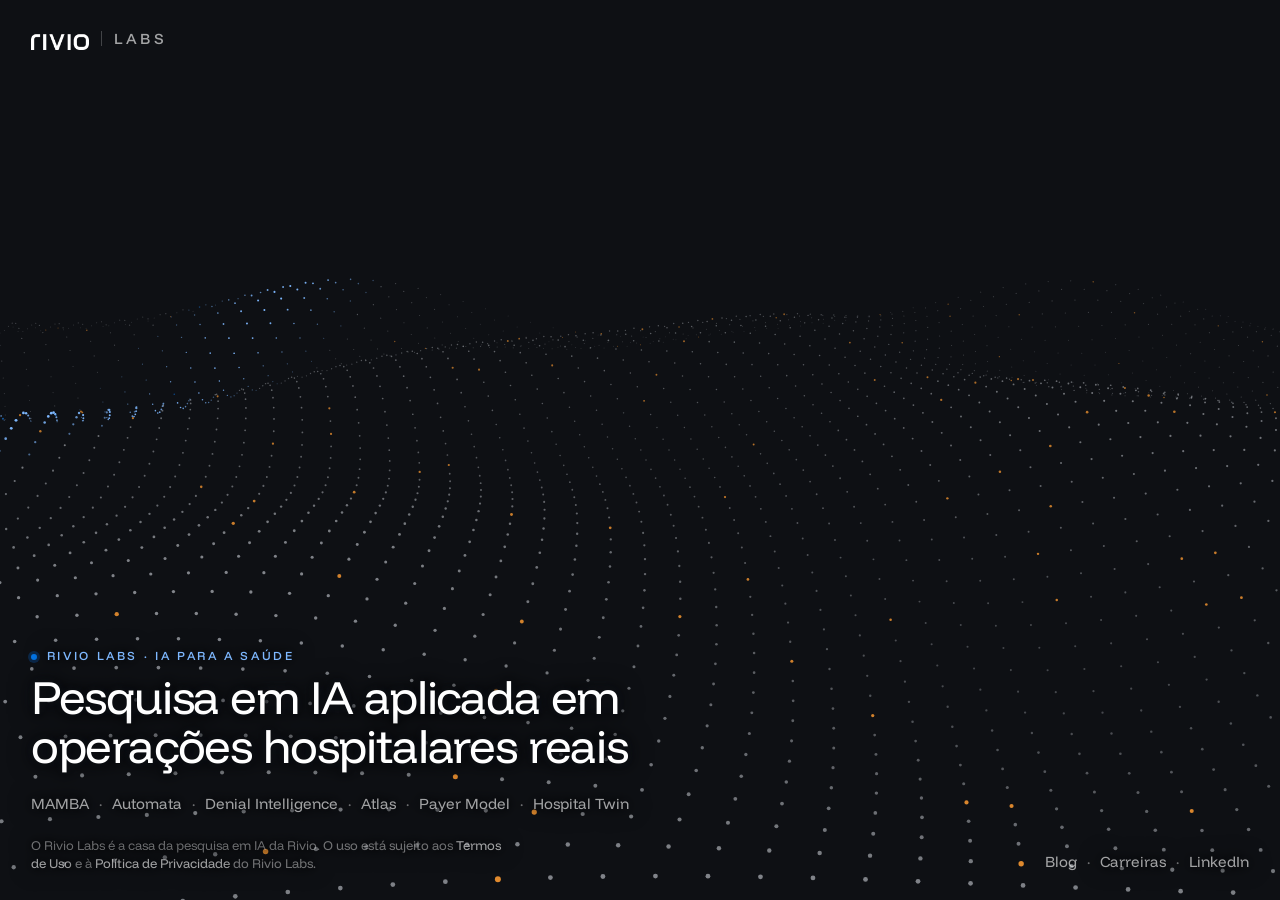
<file: index.html>
<!doctype html>
<html lang="pt-BR">
<head>
<meta charset="utf-8">
<meta name="viewport" content="width=device-width, initial-scale=1, viewport-fit=cover">
<title>Rivio Labs</title>
<link rel="preconnect" href="https://fonts.googleapis.com">
<link rel="preconnect" href="https://fonts.gstatic.com" crossorigin>
<link rel="stylesheet" href="https://fonts.googleapis.com/css2?family=Funnel+Display:wght@400;500;600&display=swap">
<link rel="stylesheet" href="assets/base.css">
<style>
  html, body { height: 100%; }
  body { overflow-y: auto; }

  #field { position: fixed; inset: 0; width: 100%; height: 100%; display: block; }

  .shell {
    position: relative;
    min-height: 100%;
    box-sizing: border-box;
    display: grid;
    grid-template-rows: auto 1fr;
    padding-inline: var(--gutter);
    padding-block: calc(var(--gutter) * 0.9);
    pointer-events: none;
  }
  .shell > * { pointer-events: auto; }

  /* Top bar */
  .top { display: flex; align-items: center; justify-content: space-between; gap: 16px; }

  .intro, .foot-links { text-shadow: 0 0 6px #0E1014, 0 0 14px #0E1014, 0 0 24px #0E1014; }

  /* Bottom */
  .bottom { align-self: end; display: grid; grid-template-columns: minmax(0, 1fr) auto; align-items: end; gap: 24px 48px; }
  .intro { display: grid; gap: 22px; }
  .detail { min-height: 7.2em; display: grid; align-content: end; gap: 8px; }
  .detail .eyebrow {
    font-size: 12px; font-weight: 500; letter-spacing: 0.22em; text-transform: uppercase; color: var(--sky);
    display: flex; align-items: center; gap: 10px;
  }
  .detail .eyebrow::before { content: ""; width: 6px; height: 6px; border-radius: 50%; background: var(--blue); box-shadow: 0 0 0 3px rgba(5,117,230,0.25); }
  .detail h1 {
    margin: 0; font-weight: 400; font-size: clamp(27px, 3.8vw, 47px); line-height: 1.04; letter-spacing: -0.025em;
    max-width: 15em; text-wrap: balance;
  }
  .detail p { margin: 0; color: var(--ink-2); font-size: 16px; max-width: 32rem; text-wrap: pretty; }
  .detail.swap > * { animation: rise 240ms var(--ease); }
  @keyframes rise { from { opacity: .35; transform: translateY(4px); } to { opacity: 1; transform: none; } }

  .projects { display: flex; flex-wrap: nowrap; white-space: nowrap; row-gap: 6px; color: var(--ink-2); }
  .projects a { display: inline-flex; align-items: center; }
  .projects a.active { color: var(--ink); }
  .projects li { list-style: none; display: inline-flex; align-items: center; }
  .projects li:not(:last-child)::after { content: "·"; color: var(--ink-3); padding-inline: 10px; }
  .projects ul { margin: 0; padding: 0; display: contents; }

  /* Research blog panel */
  .blog {
    position: fixed; top: 0; right: 0; bottom: 0;
    width: min(460px, 100%);
    background: var(--panel);
    border-left: 1px solid var(--hair);
    padding-top: env(safe-area-inset-top, 0px);
    padding-bottom: env(safe-area-inset-bottom, 0px);
    transform: translateX(100%);
    transition: transform 400ms var(--ease);
    display: grid; grid-template-rows: auto 1fr;
    z-index: 5;
  }
  .blog.open { transform: none; }
  .blog header {
    display: flex; justify-content: space-between; align-items: center;
    padding: calc(var(--gutter) * 0.9) var(--gutter) 18px;
    border-bottom: 1px solid var(--hair);
  }
  .blog header h2 { margin: 0; font-size: 15px; font-weight: 500; letter-spacing: 0.22em; text-transform: uppercase; color: var(--ink-2); }
  .blog ol { list-style: none; margin: 0; padding: 0; overflow-y: auto; }
  .blog li a {
    display: grid; gap: 6px; padding: 20px var(--gutter);
    border-bottom: 1px solid var(--hair);
    transition: background-color 160ms var(--ease), color 160ms var(--ease);
  }
  .blog li a:hover { background: rgba(255,255,255,0.03); color: var(--ink); }
  .blog li a:hover .post-title { color: var(--sky); }
  .post-title { font-size: 19px; line-height: 1.25; letter-spacing: -0.01em; text-wrap: balance; transition: color 160ms var(--ease); }
  .post-meta { font-size: 13px; color: var(--ink-3); font-variant-numeric: tabular-nums; display: flex; gap: 8px; }
  .post-meta .tag { color: var(--lilac); }

  @media (max-width: 760px) {
        .bottom { grid-template-columns: 1fr; }
    .foot-links { justify-content: flex-start; }
    .detail { min-height: 9.5em; }
    .projects { flex-wrap: wrap; white-space: normal; }
    .detail h1 { font-size: 23px; }
    .detail p { font-size: 14px; }
  }
  @media (prefers-reduced-motion: reduce) {
    .blog, .detail.swap > * { transition: none; animation: none; }
  }
</style>

</head>
<body>
<canvas id="field" aria-hidden="true"></canvas>

<div class="shell">
  <header class="top">
    <a class="brand" href="./" aria-label="Rivio Labs">
      <img src="assets/rivio.png" alt="Rivio" width="58" height="22">
      <span class="labs">Labs</span>
    </a>
  </header>

  <footer class="bottom">
    <div class="intro">
      <div class="detail" id="detail" aria-live="polite">
        <span class="eyebrow" id="dEyebrow">Rivio Labs · IA para a saúde</span>
        <h1 id="dTitle">Pesquisa em IA aplicada em operações hospitalares reais</h1>
        <p id="dText" hidden>O Rivio Labs é onde a Rivio constrói agentes e sistemas de IA que entendem, decidem e operam a gestão hospitalar: do prontuário ao pagamento, do hospital à operadora.</p>
      </div>
      <nav class="projects" aria-label="Projetos">
        <ul id="projects"></ul>
      </nav>
      <p class="fine">O Rivio Labs é a casa da pesquisa em IA da Rivio. O uso está sujeito aos <a href="#termos">Termos de Uso</a> e à <a href="#privacidade">Política de Privacidade</a> do Rivio Labs.</p>
    </div>
    <nav aria-label="Rodapé">
      <ul class="foot-links">
        <li><button class="linkbtn" data-open-blog aria-controls="blog" aria-expanded="false">Blog</button></li>
        <li><a href="https://rivio-kvsite-v2.pages.dev/carreiras" target="_blank" rel="noopener">Carreiras</a></li>
        <li><a href="https://www.linkedin.com/company/riviotech/" target="_blank" rel="noopener">LinkedIn</a></li>
      </ul>
    </nav>
  </footer>
</div>

<section class="blog" id="blog" aria-label="Blog" aria-hidden="true">
  <header>
    <h2>Blog</h2>
    <button class="linkbtn" id="blogClose">Voltar</button>
  </header>
  <ol id="posts"></ol>
</section>

<script src="assets/projects.js"></script>
<script>
(() => {
  const PROJECTS = window.RIVIO_PROJECTS;
  const POSTS = [
    { t: "Quando o auditor discorda do modelo", d: "6 out 2026", tag: "Avaliação", href: "blog/quando-o-auditor-discorda-do-modelo/" },
    { t: "O rótulo mais caro da saúde", d: "29 set 2026", tag: "Ensaio", href: "blog/o-rotulo-mais-caro-da-saude/" },
    { t: "Glosa Bench: um benchmark aberto para previsão de glosas", d: "18 set 2026", tag: "Benchmark" },
    { t: "Como o Cortex lê um prontuário inteiro sem perder o contexto", d: "2 set 2026", tag: "Modelos" },
    { t: "Agentes que escrevem recursos de glosa: o que aprendemos até aqui", d: "14 ago 2026", tag: "Agentes" },
    { t: "Pós-treino com RL para codificação TUSS", d: "22 jul 2026", tag: "Pós-treino" },
    { t: "Modelos pequenos, auditoria grande: destilação para auditoria médica", d: "30 jun 2026", tag: "Modelos" },
    { t: "A perda não está no volume. Está no recurso.", d: "9 jun 2026", tag: "Ensaio" },
    { t: "Avaliando LLMs em guias TISS", d: "12 mai 2026", tag: "Avaliação" },
    { t: "Como construímos o FDE Playground", d: "28 abr 2026", tag: "Engenharia" },
  ];
  const DEFAULT = {
    tag: "Rivio Labs · IA para a saúde",
    title: "Pesquisa em IA aplicada em operações hospitalares reais",
    text: "O Rivio Labs é onde a Rivio constrói agentes e sistemas de IA que entendem, decidem e operam a gestão hospitalar: do prontuário ao pagamento, do hospital à operadora.",
    mode: { flow: 1.0, swirl: 0.8, glosa: 0.24, gate: 0.58 },
  };

  // ---------- UI ----------
  const $ = (id) => document.getElementById(id);
  const list = $("projects");
  PROJECTS.forEach((p) => {
    const li = document.createElement("li");
    const a = document.createElement("a");
    a.href = p.id + "/"; a.textContent = p.name; a.dataset.id = p.id;
    li.appendChild(a); list.appendChild(li);
  });
  // Posts sem href ainda não foram escritos e ficam ocultos até ganharem uma página.
  $("posts").innerHTML = POSTS.filter((p) => p.href).map((p) =>
    `<li><a href="${p.href || "#post"}"><span class="post-title">${p.t}</span><span class="post-meta"><span>${p.d}</span><span>·</span><span class="tag">${p.tag}</span></span></a></li>`
  ).join("");

  const detail = $("detail");
  function show(p) {
    const src = p || DEFAULT;
    $("dEyebrow").textContent = src.tag || "";
    $("dEyebrow").hidden = !src.tag;
    $("dTitle").textContent = src.title;
    $("dText").textContent = src.text;
    $("dText").hidden = !p;
    detail.classList.remove("swap"); void detail.offsetWidth; detail.classList.add("swap");
    target = { ...src.mode };
    list.querySelectorAll("a").forEach((a) => a.classList.toggle("active", !!p && a.dataset.id === p.id));
  }
  list.addEventListener("mouseover", (e) => {
    const a = e.target.closest("a"); if (!a) return;
    show(PROJECTS.find((p) => p.id === a.dataset.id));
  });
  list.addEventListener("mouseleave", () => show(null));
  list.addEventListener("focusin", (e) => { const a = e.target.closest("a"); if (a) show(PROJECTS.find((p) => p.id === a.dataset.id)); });

  const blog = $("blog");
  const blogOpeners = document.querySelectorAll("[data-open-blog]");
  let blogOpener = null;
  function setBlog(open) {
    blog.classList.toggle("open", open);
    blog.setAttribute("aria-hidden", String(!open));
    blogOpeners.forEach((b) => b.setAttribute("aria-expanded", String(open)));
    if (open) $("blogClose").focus();
  }
  blogOpeners.forEach((b) => b.addEventListener("click", () => { blogOpener = b; setBlog(true); }));
  $("blogClose").addEventListener("click", () => { setBlog(false); if (blogOpener) blogOpener.focus(); });
  document.addEventListener("keydown", (e) => { if (e.key === "Escape") setBlog(false); });
  if (location.hash === "#blog") setBlog(true);

  // ---------- Field: a terrain of claims, swept by the audit ----------
  const cv = $("field"), ctx = cv.getContext("2d");
  const reduce = matchMedia("(prefers-reduced-motion: reduce)").matches;
  let W = 0, H = 0, dpr = 1, f = 1, horizon = 0, xMax = 1, cells = [];
  let mode = { ...DEFAULT.mode }, target = { ...DEFAULT.mode };
  const mouse = { x: -9999, y: -9999, active: false };
  const Z0 = 1, Z1 = 5.5, CAM = 0.85;
  let recovered = 0, glosas = 0, scanPhase = 0.15, t = 0;

  function resize() {
    dpr = Math.min(window.devicePixelRatio || 1, 2);
    W = innerWidth; H = innerHeight;
    cv.width = W * dpr; cv.height = H * dpr;
    ctx.setTransform(dpr, 0, 0, dpr, 0, 0);
    horizon = H * (W < 760 ? 0.24 : 0.2);
    f = (H - horizon) / CAM;
    xMax = (W / 2) * Z1 / f * 1.04;
    const step = W < 760 ? 0.085 : 0.062;
    cells = [];
    for (let z = Z0; z <= Z1; z += step * (0.7 + 0.3 * z)) {
      for (let x = -xMax; x <= xMax; x += step * (0.7 + 0.3 * z)) {
        cells.push({ x, z, st: 0, k: 0, bump: 0, sx: 0, sy: 0 });
      }
    }
    glosas = 0;
  }
  addEventListener("resize", resize);
  addEventListener("pointermove", (e) => { mouse.x = e.clientX; mouse.y = e.clientY; mouse.active = true; });
  addEventListener("pointerleave", () => { mouse.active = false; mouse.x = mouse.y = -9999; });

  function height(x, z) {
    const a = 0.15 * mode.swirl, q = 0.8 + mode.gate * 0.6;
    return a * (Math.sin(x * 1.1 * q + t * 0.9) * Math.cos(z * 1.6 * q - t * 0.6)
              + 0.55 * Math.sin((x * 0.7 - z * 1.3) * 2.0 * q + t * 1.2)
              + 0.35 * Math.cos(x * 2.6 - t * 0.5 + z));
  }

  function step(dt) {
    for (const k in mode) mode[k] += (target[k] - mode[k]) * 0.04;
    const s = dt / 1000;
    t += s;
    const prev = scanPhase;
    scanPhase = (scanPhase + s * 0.075 * mode.flow) % 1;
    const wrapped = scanPhase < prev;
    const sxPrev = -xMax + prev * 2 * xMax, sxNow = -xMax + scanPhase * 2 * xMax;
    // keep a steady supply of glosas in the part of the field the scan has not reached yet
    const want = Math.round(cells.length * 0.045 * (mode.glosa / 0.24));
    let tries = 0;
    while (glosas < want && tries++ < 40) {
      const c = cells[(Math.random() * cells.length) | 0];
      if (c.st === 0) { c.st = 1; c.k = 0; glosas++; }
    }
    for (const c of cells) {
      if (c.st === 1) {
        const crossed = wrapped ? (c.x >= sxPrev || c.x < sxNow) : (c.x >= sxPrev && c.x < sxNow);
        if (crossed) { c.st = 2; c.k = 1; glosas--; recovered++; }
      } else if (c.st === 2) {
        c.k -= s / 7;
        if (c.k <= 0) { c.st = 0; c.k = 0; }
      }
      let b = 0;
      if (mouse.active) {
        const dx = c.sx - mouse.x, dy = c.sy - mouse.y;
        b = Math.exp(-(dx * dx + dy * dy) / (2 * 110 * 110)) * 0.22;
      }
      c.bump += (b - c.bump) * 0.12;
    }
  }

  function draw() {
    ctx.fillStyle = "#0E1014";
    ctx.fillRect(0, 0, W, H);
    const scanX = -xMax + scanPhase * 2 * xMax;
    const cx = W / 2;
    for (const c of cells) {
      const y = height(c.x, c.z) + c.bump;
      const sx = cx + (c.x * f) / c.z;
      const sy = horizon + ((CAM - y) * f) / c.z;
      c.sx = sx; c.sy = sy;
      if (sx < -8 || sx > W + 8 || sy > H + 8) continue;
      const depth = (c.z - Z0) / (Z1 - Z0);             // 0 near, 1 far
      const fade = 0.15 + 0.85 * Math.pow(1 - depth, 0.85);
      const lift = Math.max(0, Math.min(1, 0.5 + y * 3)); // crests catch more light
      const near = Math.exp(-Math.pow((c.x - scanX) / (0.12 + 0.05 * c.z), 2));
      let r = (2.3 / Math.pow(c.z, 0.9)) * (0.75 + lift * 0.5);
      let col;
      if (c.st === 1) {
        col = `rgba(224,138,46,${(0.35 + 0.65 * fade).toFixed(3)})`;
        r *= 1.25;
      } else if (c.st === 2) {
        const k = c.k;
        const R = Math.round(5 + (236 - 5) * (1 - k)), G = Math.round(117 + (240 - 117) * (1 - k)), B = Math.round(230 + (247 - 230) * (1 - k));
        col = `rgba(${R},${G},${B},${((0.3 + 0.7 * fade) * (0.45 + 0.55 * k)).toFixed(3)})`;
        r *= 1 + 0.5 * k;
      } else {
        const a = Math.min(1, 0.08 + 0.62 * fade * (0.3 + 0.7 * lift) + near * 0.75);
        r *= 1 + near * 0.6;
        col = near > 0.12 ? `rgba(126,184,255,${a.toFixed(3)})` : `rgba(236,240,247,${a.toFixed(3)})`;
      }
      ctx.fillStyle = col;
      ctx.beginPath();
      ctx.arc(sx, sy, Math.max(0.5, r), 0, 6.283);
      ctx.fill();
    }
  }

  let last = performance.now();
  function frame(now) {
    const dt = Math.min(48, now - last); last = now;
    step(dt); draw();
    requestAnimationFrame(frame);
  }
  resize();
  if (reduce) {
    for (let i = 0; i < 240; i++) step(16.7);
    draw();
    addEventListener("resize", () => { step(16.7); draw(); });
  } else {
    requestAnimationFrame(frame);
  }
})();
</script>

</body>
</html>
</file>
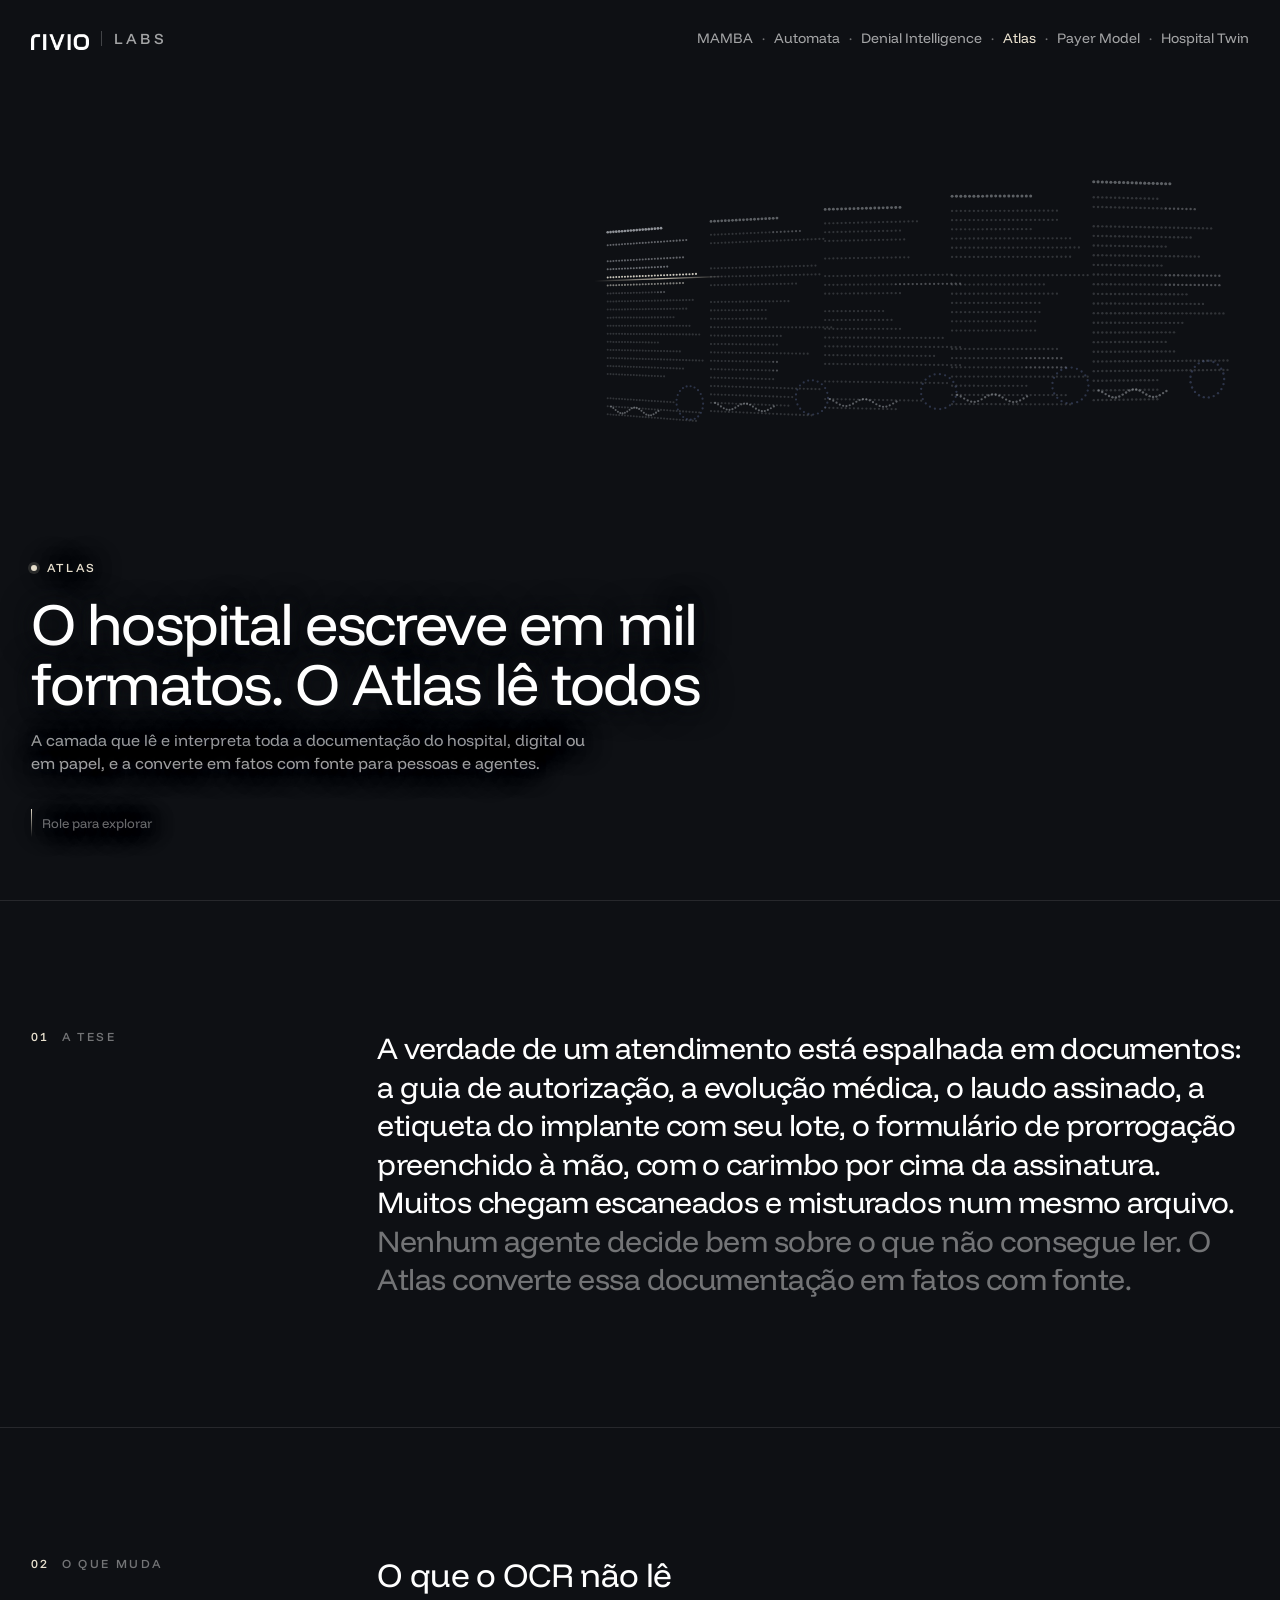
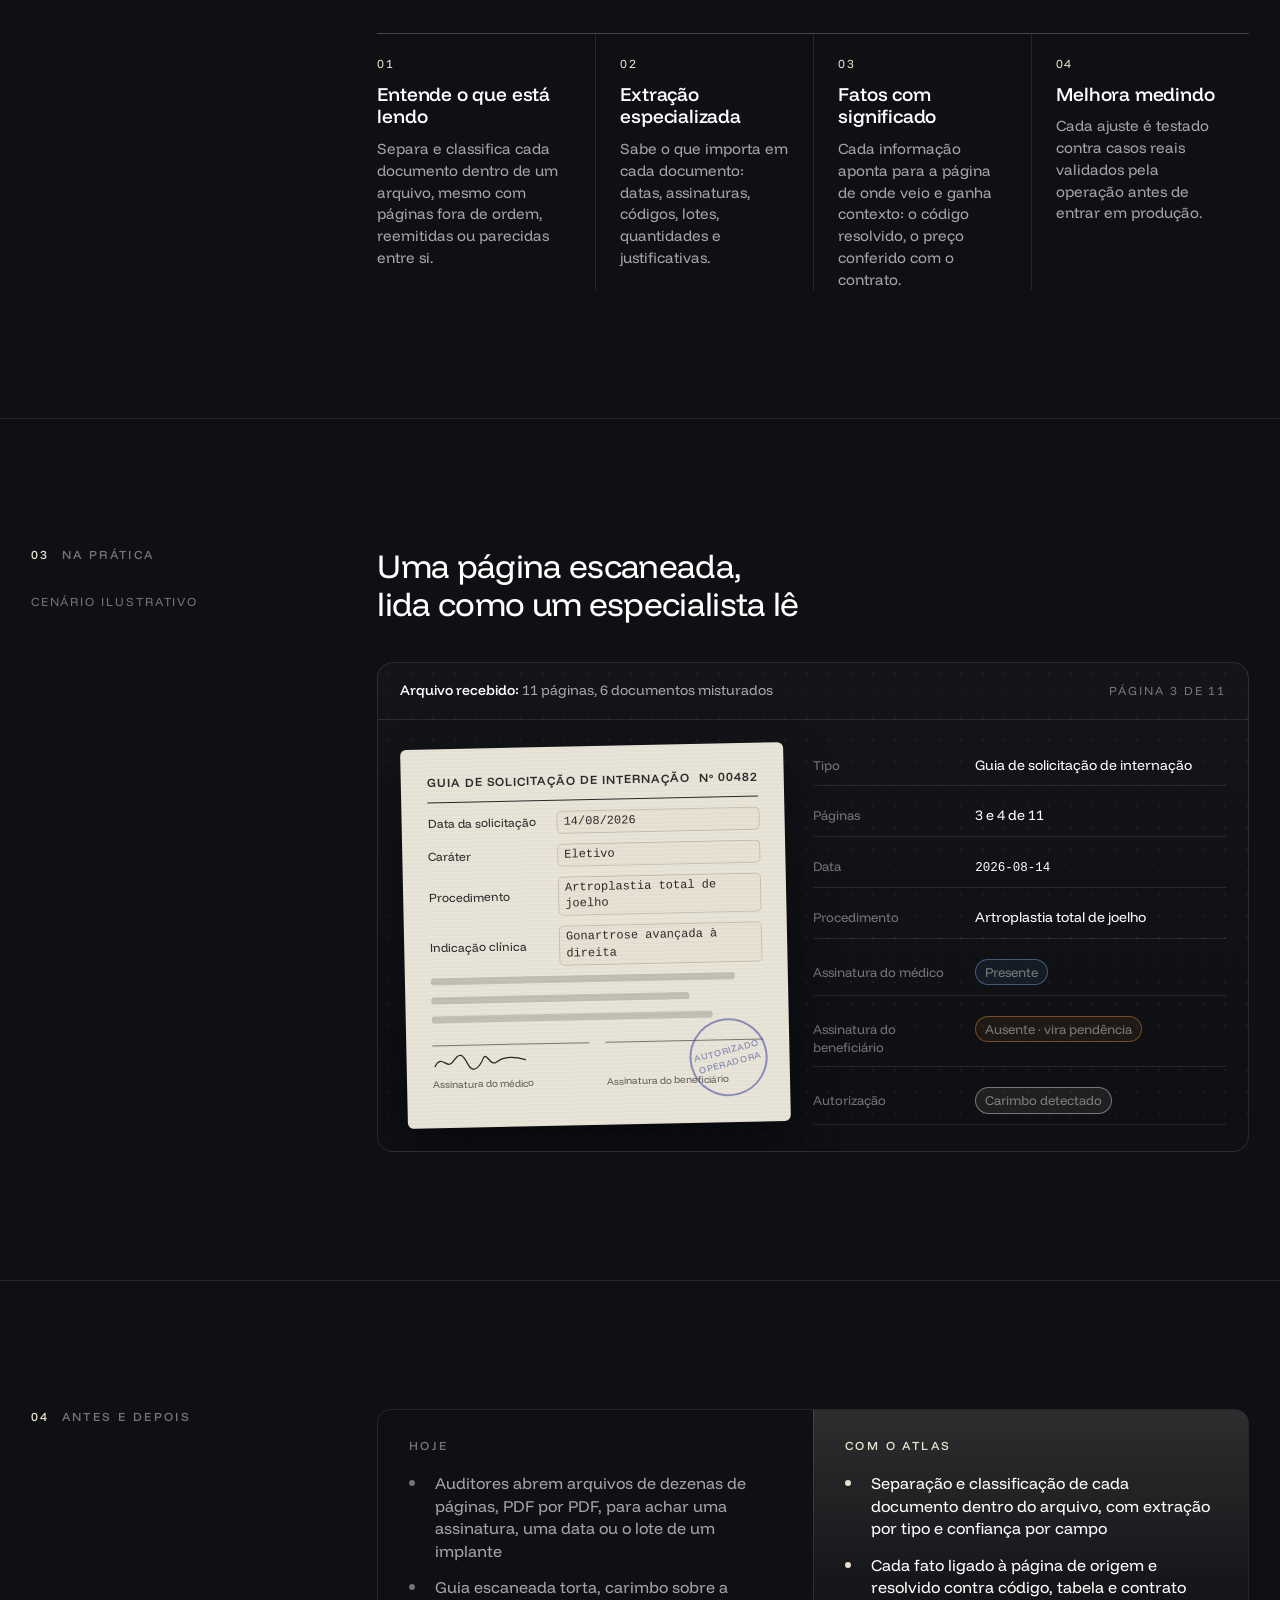
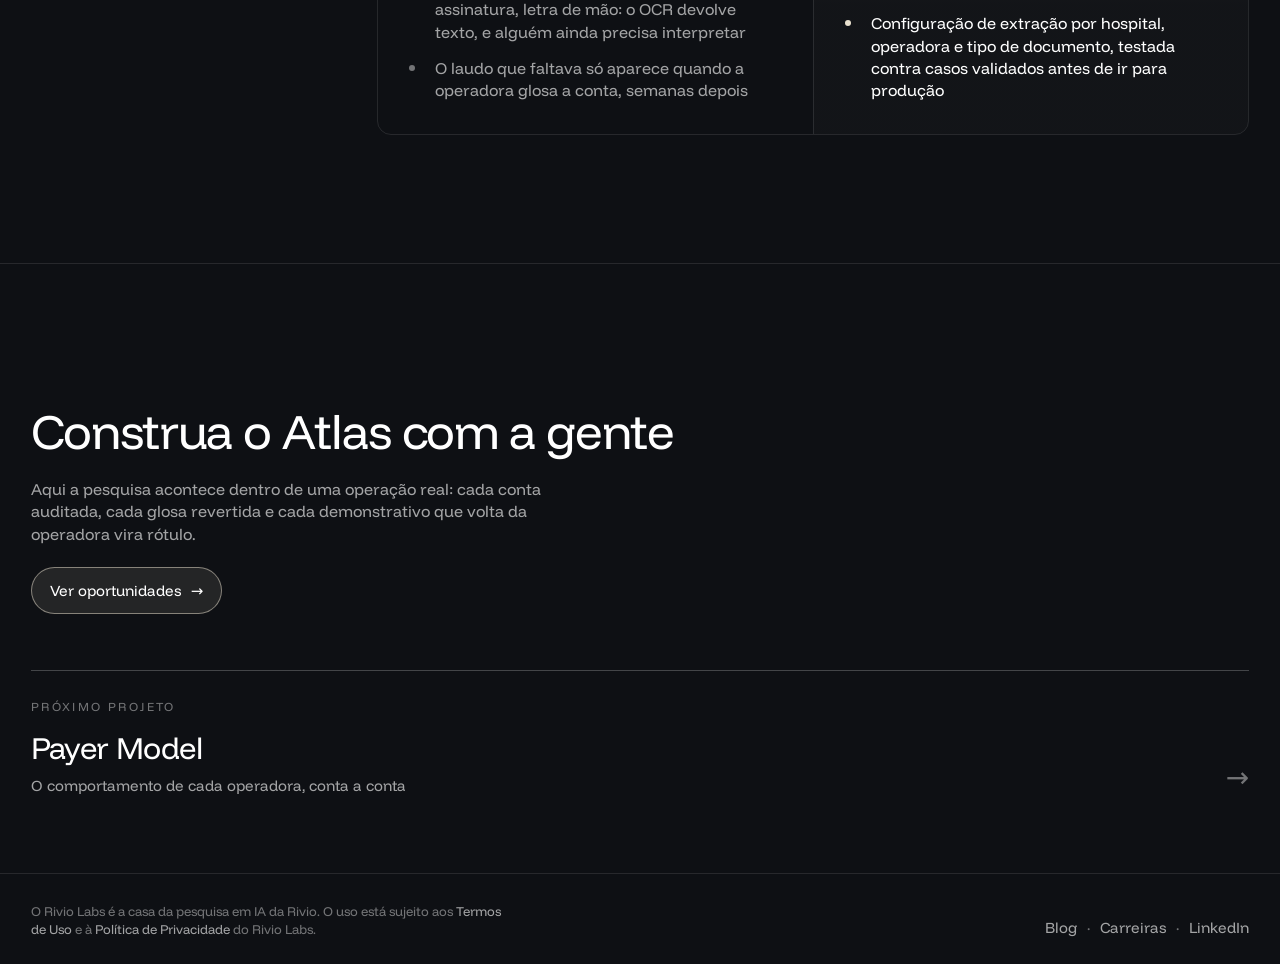
<file: atlas/index.html>
<!doctype html>
<html lang="pt-BR">
<head>
<meta charset="utf-8">
<meta name="viewport" content="width=device-width, initial-scale=1, viewport-fit=cover">
<title>Atlas · Rivio Labs</title>
<meta name="description" content="A camada que lê e interpreta toda a documentação do hospital, digital ou em papel, e a converte em fatos com fonte para pessoas e agentes.">
<link rel="preconnect" href="https://fonts.googleapis.com">
<link rel="preconnect" href="https://fonts.gstatic.com" crossorigin>
<link rel="stylesheet" href="https://fonts.googleapis.com/css2?family=Funnel+Display:wght@400;500;600&display=swap">
<link rel="stylesheet" href="../assets/base.css">
<link rel="stylesheet" href="../assets/product.css">
</head>
<body class="product" data-project="atlas" style="--accent: #E9E1CF; --accent-rgb: 233, 225, 207;">
<header class="p-top">
  <a class="brand" href="../" aria-label="Rivio Labs">
    <img src="../assets/rivio.png" alt="Rivio" width="58" height="22">
    <span class="labs">Labs</span>
  </a>
  <nav aria-label="Projetos">
    <ul class="p-index"></ul>
    <a class="p-back" href="../">← Projetos</a>
  </nav>
</header>

<main>
  <section class="hero">
    <canvas data-visual="pages" aria-hidden="true"></canvas>
    <div class="hero-copy">
      <p class="eyebrow">Atlas</p>
      <h1>O hospital escreve em mil formatos. O Atlas lê todos</h1>
      <p class="lede">A camada que lê e interpreta toda a documentação do hospital, digital ou em papel, e a converte em fatos com fonte para pessoas e agentes.</p>
      <span class="cue">Role para explorar</span>
    </div>
  </section>

  <section class="section" aria-labelledby="s1">
    <div class="label-col"><p class="label" id="s1"><b>01</b> A tese</p></div>
    <div class="body-col"><p class="statement reveal">A verdade de um atendimento está espalhada em documentos: a guia de autorização, a evolução médica, o laudo assinado, a etiqueta do implante com seu lote, o formulário de prorrogação preenchido à mão, com o carimbo por cima da assinatura. Muitos chegam escaneados e misturados num mesmo arquivo. <span>Nenhum agente decide bem sobre o que não consegue ler. O Atlas converte essa documentação em fatos com fonte.</span></p></div>
  </section>

  <section class="section" aria-labelledby="s2">
    <div class="label-col"><p class="label" id="s2"><b>02</b> O que muda</p></div>
    <div class="body-col">
      <h2 class="reveal">O que o OCR não lê</h2>
      <ol class="pillars reveal">
        <li><span class="n">01</span><h3>Entende o que está lendo</h3><p>Separa e classifica cada documento dentro de um arquivo, mesmo com páginas fora de ordem, reemitidas ou parecidas entre si.</p></li>
        <li><span class="n">02</span><h3>Extração especializada</h3><p>Sabe o que importa em cada documento: datas, assinaturas, códigos, lotes, quantidades e justificativas.</p></li>
        <li><span class="n">03</span><h3>Fatos com significado</h3><p>Cada informação aponta para a página de onde veio e ganha contexto: o código resolvido, o preço conferido com o contrato.</p></li>
        <li><span class="n">04</span><h3>Melhora medindo</h3><p>Cada ajuste é testado contra casos reais validados pela operação antes de entrar em produção.</p></li>
      </ol>
    </div>
  </section>

  <section class="section" aria-labelledby="s3">
    <div class="label-col"><p class="label" id="s3"><b>03</b> Na prática</p><p class="caption">Cenário ilustrativo</p></div>
    <div class="body-col">
      <h2 class="reveal">Uma página escaneada, lida como um especialista lê</h2>
      <div class="module m-doc">
        <div class="module-head"><span><strong>Arquivo recebido:</strong> 11 páginas, 6 documentos misturados</span><span class="caption">Página 3 de 11</span></div>
        <div class="stage">
          <div class="paper" aria-hidden="true">
            <div class="ttl"><span>Guia de solicitação de internação</span><span>Nº 00482</span></div>
            <div class="kv"><span>Data da solicitação</span><span>14/08/2026</span></div>
            <div class="kv"><span>Caráter</span><span>Eletivo</span></div>
            <div class="kv"><span>Procedimento</span><span>Artroplastia total de joelho</span></div>
            <div class="kv"><span>Indicação clínica</span><span class="hand">Gonartrose avançada à direita</span></div>
            <div class="ln" style="width: 92%"></div><div class="ln" style="width: 78%"></div><div class="ln" style="width: 85%"></div>
            <div class="sign"><div><svg viewBox="0 0 120 30" width="96" height="24" aria-hidden="true"><path d="M3 20 C 12 4, 18 26, 26 14 S 38 6, 44 18 S 58 24, 64 10 C 68 4, 72 22, 80 16 S 98 8, 116 14" fill="none" stroke="#2B2B2B" stroke-width="1.6" stroke-linecap="round"/></svg><br>Assinatura do médico</div><div><br><br>Assinatura do beneficiário</div></div>
            <div class="stamp">AUTORIZADO<br>OPERADORA</div>
            <span class="scan"></span>
          </div>
          <div class="out">
            <div class="rec"><span>Tipo</span><span>Guia de solicitação de internação</span></div>
            <div class="rec"><span>Páginas</span><span>3 e 4 de 11</span></div>
            <div class="rec"><span>Data</span><span class="mono">2026-08-14</span></div>
            <div class="rec"><span>Procedimento</span><span>Artroplastia total de joelho</span></div>
            <div class="rec"><span>Assinatura do médico</span><span><span class="chip ok">Presente</span></span></div>
            <div class="rec"><span>Assinatura do beneficiário</span><span><span class="chip warn">Ausente · vira pendência</span></span></div>
            <div class="rec"><span>Autorização</span><span><span class="chip accent">Carimbo detectado</span></span></div>
          </div>
        </div>
      </div>
    </div>
  </section>

  <section class="section" aria-labelledby="s4">
    <div class="label-col"><p class="label" id="s4"><b>04</b> Antes e depois</p></div>
    <div class="body-col">
      <div class="compare reveal">
        <div><h3>Hoje</h3><ul>
          <li>Auditores abrem arquivos de dezenas de páginas, PDF por PDF, para achar uma assinatura, uma data ou o lote de um implante</li>
          <li>Guia escaneada torta, carimbo sobre a assinatura, letra de mão: o OCR devolve texto, e alguém ainda precisa interpretar</li>
          <li>O laudo que faltava só aparece quando a operadora glosa a conta, semanas depois</li>
        </ul></div>
        <div><h3>Com o Atlas</h3><ul>
          <li>Separação e classificação de cada documento dentro do arquivo, com extração por tipo e confiança por campo</li>
          <li>Cada fato ligado à página de origem e resolvido contra código, tabela e contrato</li>
          <li>Configuração de extração por hospital, operadora e tipo de documento, testada contra casos validados antes de ir para produção</li>
        </ul></div>
      </div>
    </div>
  </section>

  <!-- Problemas em aberto: oculto por enquanto. Remova o atributo hidden para voltar a exibir. -->
  <section class="section" aria-labelledby="s5" hidden>
    <div class="label-col"><p class="label" id="s5"><b>05</b> Problemas em aberto</p></div>
    <div class="body-col">
      <h2 class="reveal">O que ainda não está resolvido</h2>
      <ol class="problems reveal">
        <li><h3>Arquivos sem estrutura</h3><p>Separar, ordenar e classificar dezenas de documentos misturados, com guias reemitidas e páginas avulsas.</p></li>
        <li><h3>Ausente ou ilegível?</h3><p>Num formulário escrito à mão, com carimbo sobre a assinatura, saber a diferença e dizer com que confiança.</p></li>
        <li><h3>Otimizar com poucos exemplos</h3><p>Melhorar a extração de um tipo de documento que tem um único exemplo validado, sem decorar esse exemplo.</p></li>
        <li><h3>O papel contra o sistema</h3><p>Reconciliar o que está no documento com o que está no ERP, quando um número foi preenchido no campo errado.</p></li>
      </ol>
    </div>
  </section>

  <section class="closing">
    <div class="cta reveal">
      <h2>Construa o Atlas com a gente</h2>
      <p>Aqui a pesquisa acontece dentro de uma operação real: cada conta auditada, cada glosa revertida e cada demonstrativo que volta da operadora vira rótulo.</p>
      <a class="btn" href="https://rivio-kvsite-v2.pages.dev/carreiras" target="_blank" rel="noopener">Ver oportunidades <span aria-hidden="true">→</span></a>
    </div>
    <a class="next" href="../">Todos os projetos</a>
  </section>
</main>

<footer class="p-foot">
  <p class="fine">O Rivio Labs é a casa da pesquisa em IA da Rivio. O uso está sujeito aos <a href="../#termos">Termos de Uso</a> e à <a href="../#privacidade">Política de Privacidade</a> do Rivio Labs.</p>
  <nav aria-label="Rodapé">
    <ul class="foot-links">
      <li><a href="../#blog">Blog</a></li>
      <li><a href="https://rivio-kvsite-v2.pages.dev/carreiras" target="_blank" rel="noopener">Carreiras</a></li>
      <li><a href="https://www.linkedin.com/company/riviotech/" target="_blank" rel="noopener">LinkedIn</a></li>
    </ul>
  </nav>
</footer>

<script src="../assets/projects.js"></script>
<script src="../assets/product.js"></script>
<script src="../assets/fields.js"></script>
</body>
</html>
</file>
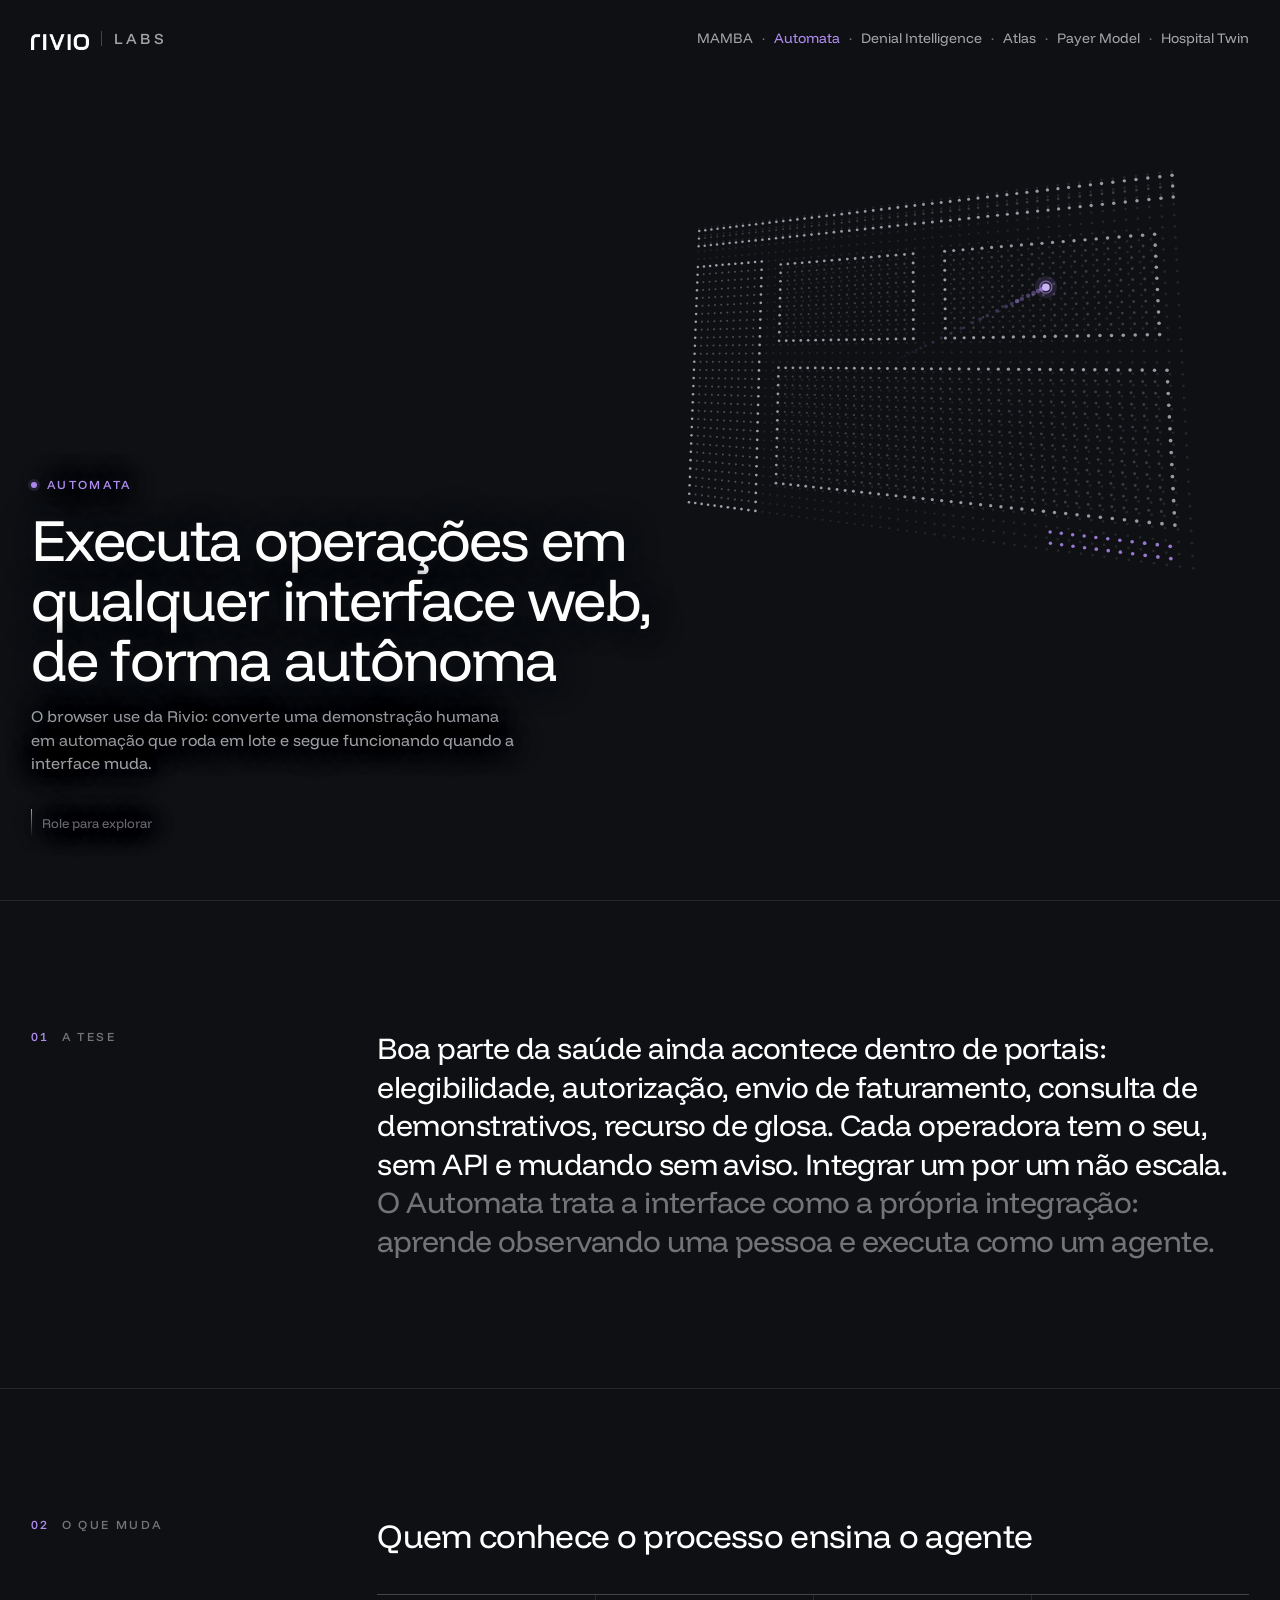
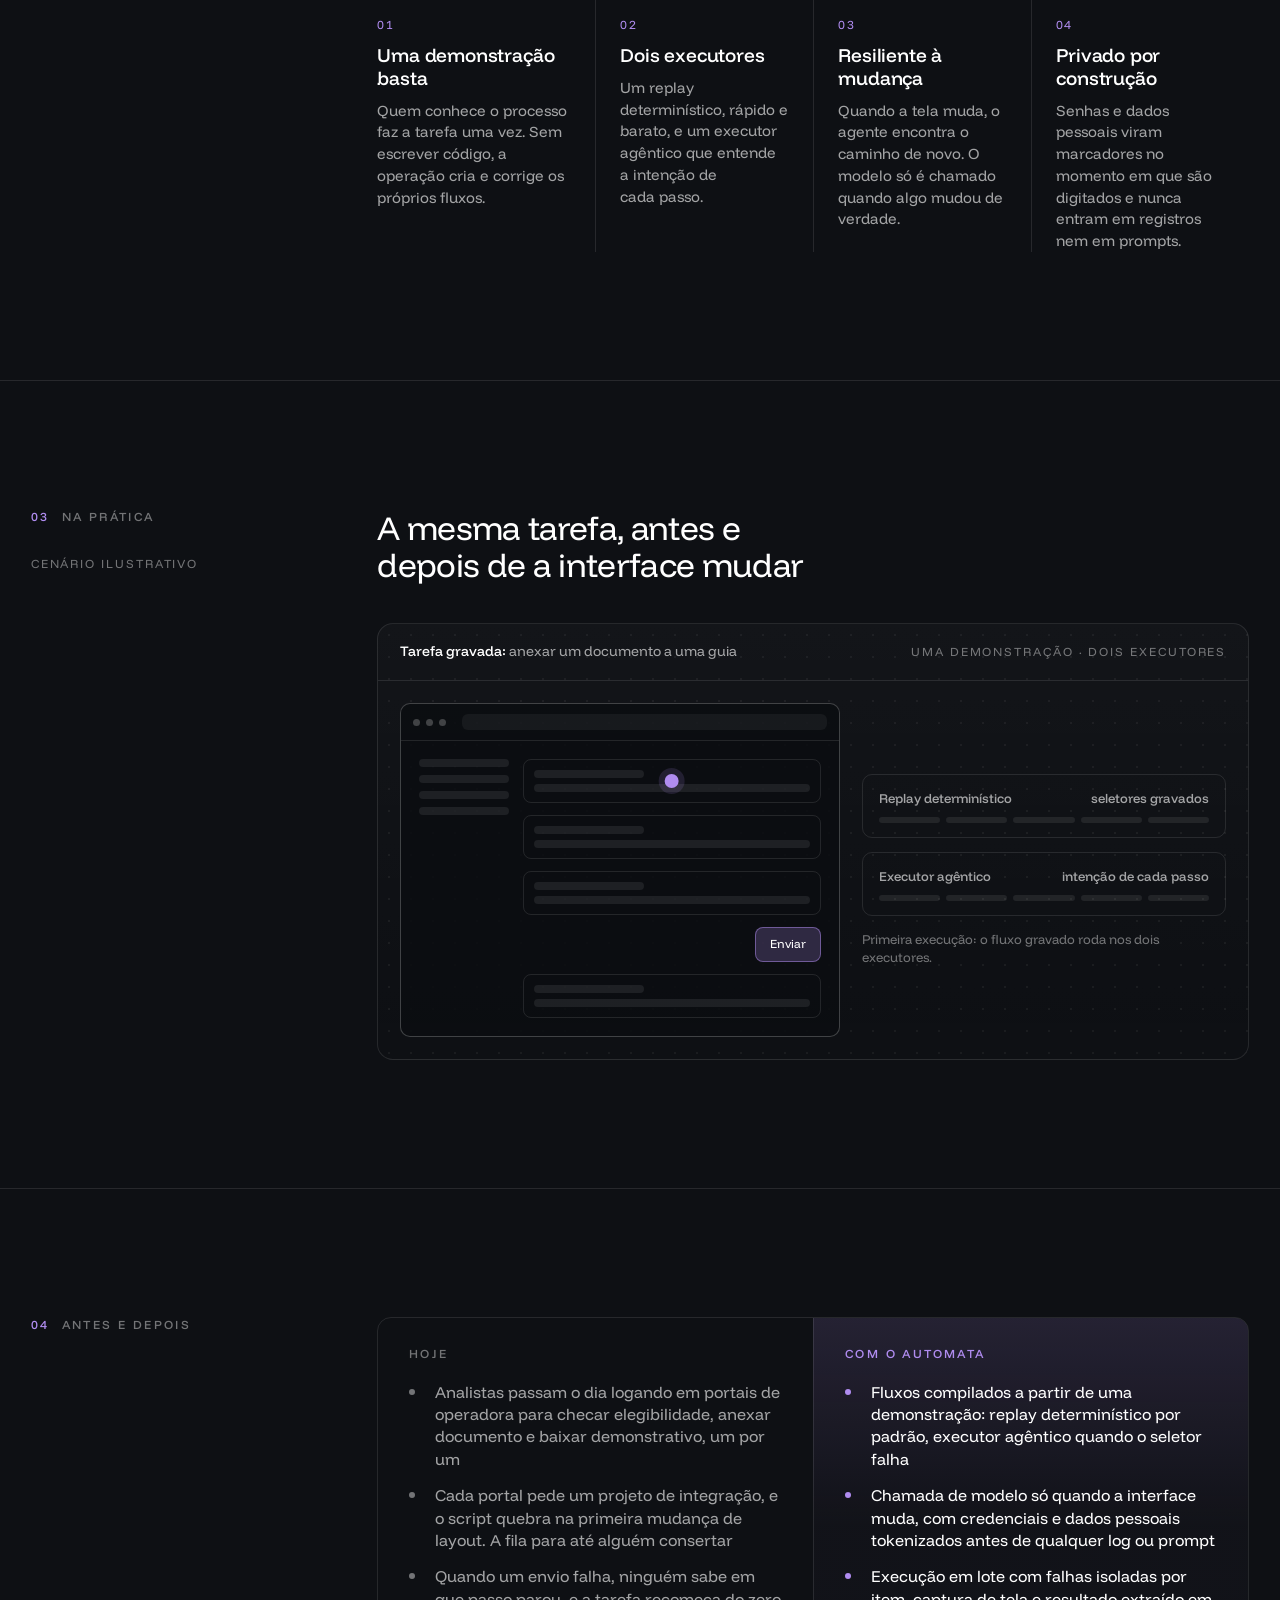
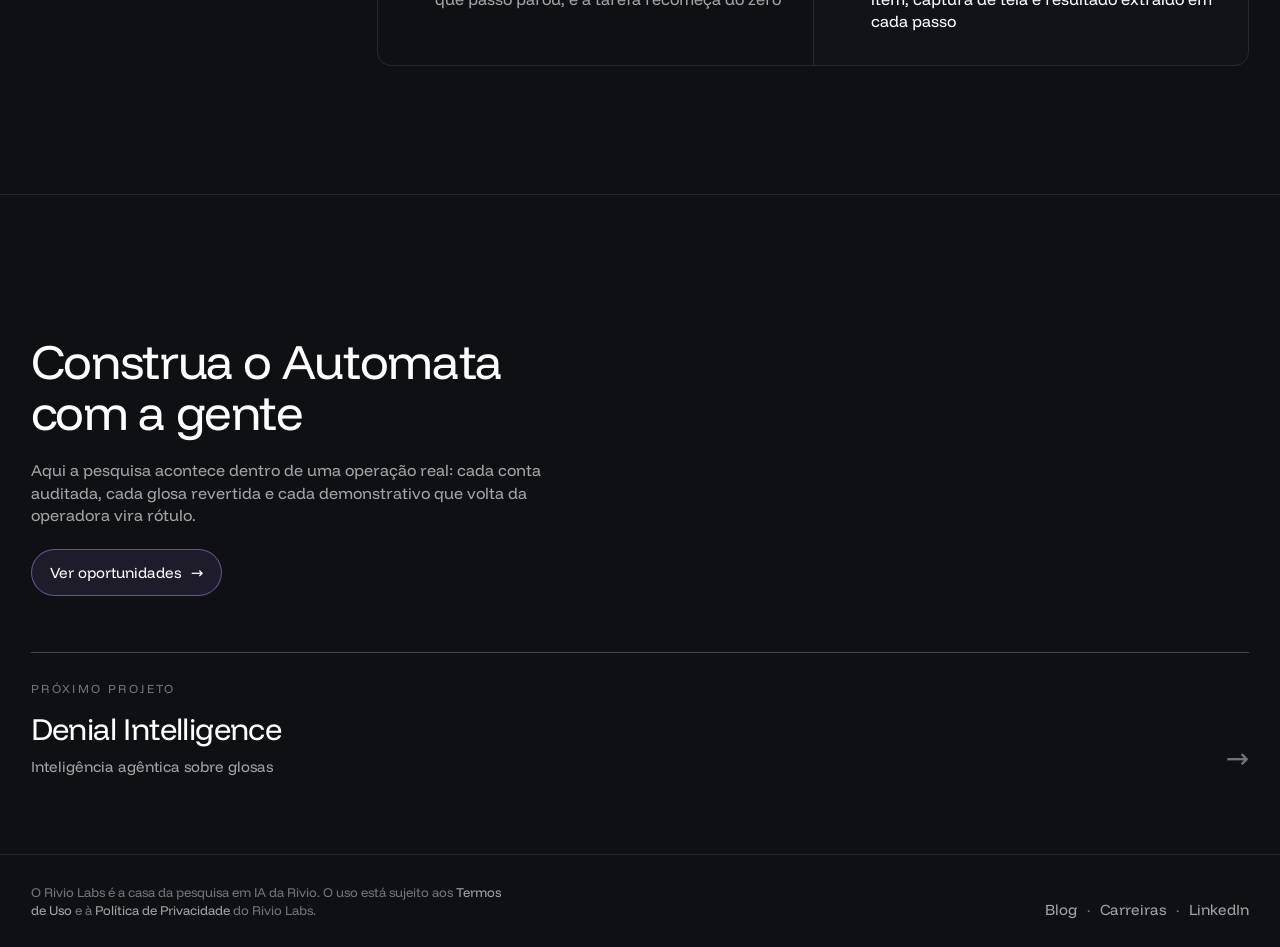
<file: automata/index.html>
<!doctype html>
<html lang="pt-BR">
<head>
<meta charset="utf-8">
<meta name="viewport" content="width=device-width, initial-scale=1, viewport-fit=cover">
<title>Automata · Rivio Labs</title>
<meta name="description" content="O browser use da Rivio: converte uma demonstração humana em automação que roda em lote e segue funcionando quando a interface muda.">
<link rel="preconnect" href="https://fonts.googleapis.com">
<link rel="preconnect" href="https://fonts.gstatic.com" crossorigin>
<link rel="stylesheet" href="https://fonts.googleapis.com/css2?family=Funnel+Display:wght@400;500;600&display=swap">
<link rel="stylesheet" href="../assets/base.css">
<link rel="stylesheet" href="../assets/product.css">
</head>
<body class="product" data-project="automata" style="--accent: #B08CF0; --accent-rgb: 176, 140, 240;">
<header class="p-top">
  <a class="brand" href="../" aria-label="Rivio Labs">
    <img src="../assets/rivio.png" alt="Rivio" width="58" height="22">
    <span class="labs">Labs</span>
  </a>
  <nav aria-label="Projetos">
    <ul class="p-index"></ul>
    <a class="p-back" href="../">← Projetos</a>
  </nav>
</header>

<main>
  <section class="hero">
    <canvas data-visual="interface" aria-hidden="true"></canvas>
    <div class="hero-copy">
      <p class="eyebrow">Automata</p>
      <h1>Executa operações em qualquer interface web, de forma autônoma</h1>
      <p class="lede">O browser use da Rivio: converte uma demonstração humana em automação que roda em lote e segue funcionando quando a interface muda.</p>
      <span class="cue">Role para explorar</span>
    </div>
  </section>

  <section class="section" aria-labelledby="s1">
    <div class="label-col"><p class="label" id="s1"><b>01</b> A tese</p></div>
    <div class="body-col"><p class="statement reveal">Boa parte da saúde ainda acontece dentro de portais: elegibilidade, autorização, envio de faturamento, consulta de demonstrativos, recurso de glosa. Cada operadora tem o seu, sem API e mudando sem aviso. Integrar um por um não escala. <span>O Automata trata a interface como a própria integração: aprende observando uma pessoa e executa como um agente.</span></p></div>
  </section>

  <section class="section" aria-labelledby="s2">
    <div class="label-col"><p class="label" id="s2"><b>02</b> O que muda</p></div>
    <div class="body-col">
      <h2 class="reveal">Quem conhece o processo ensina o agente</h2>
      <ol class="pillars reveal">
        <li><span class="n">01</span><h3>Uma demonstração basta</h3><p>Quem conhece o processo faz a tarefa uma vez. Sem escrever código, a operação cria e corrige os próprios fluxos.</p></li>
        <li><span class="n">02</span><h3>Dois executores</h3><p>Um replay determinístico, rápido e barato, e um executor agêntico que entende a intenção de cada passo.</p></li>
        <li><span class="n">03</span><h3>Resiliente à mudança</h3><p>Quando a tela muda, o agente encontra o caminho de novo. O modelo só é chamado quando algo mudou de verdade.</p></li>
        <li><span class="n">04</span><h3>Privado por construção</h3><p>Senhas e dados pessoais viram marcadores no momento em que são digitados e nunca entram em registros nem em prompts.</p></li>
      </ol>
    </div>
  </section>

  <section class="section" aria-labelledby="s3">
    <div class="label-col"><p class="label" id="s3"><b>03</b> Na prática</p><p class="caption">Cenário ilustrativo</p></div>
    <div class="body-col">
      <h2 class="reveal">A mesma tarefa, antes e depois de a interface mudar</h2>
      <div class="module m-replay">
        <div class="module-head"><span><strong>Tarefa gravada:</strong> anexar um documento a uma guia</span><span class="caption">Uma demonstração · dois executores</span></div>
        <div class="stage">
          <div class="browser" aria-hidden="true">
            <div class="bar"><i></i><i></i><i></i><span></span></div>
            <div class="page">
              <div class="side"><i></i><i></i><i></i><i></i></div>
              <div class="main">
                <div class="field" data-step><i></i><i></i></div>
                <div class="field" data-step><i></i><i></i></div>
                <div class="field" data-step><i></i><i></i></div>
                <span class="cta-btn" data-step>Enviar</span>
                <div class="field" data-step><i></i><i></i></div>
              </div>
              <span class="cursor"></span>
            </div>
          </div>
          <div class="rails">
            <div class="rail"><h4>Replay determinístico <span>seletores gravados</span></h4><div class="steps"><i></i><i></i><i></i><i></i><i></i></div></div>
            <div class="rail"><h4>Executor agêntico <span>intenção de cada passo</span></h4><div class="steps"><i></i><i></i><i></i><i></i><i></i></div></div>
            <p class="note" aria-live="polite">Primeira execução: o fluxo gravado roda nos dois executores.</p>
          </div>
        </div>
      </div>
    </div>
  </section>

  <section class="section" aria-labelledby="s4">
    <div class="label-col"><p class="label" id="s4"><b>04</b> Antes e depois</p></div>
    <div class="body-col">
      <div class="compare reveal">
        <div><h3>Hoje</h3><ul>
          <li>Analistas passam o dia logando em portais de operadora para checar elegibilidade, anexar documento e baixar demonstrativo, um por um</li>
          <li>Cada portal pede um projeto de integração, e o script quebra na primeira mudança de layout. A fila para até alguém consertar</li>
          <li>Quando um envio falha, ninguém sabe em que passo parou, e a tarefa recomeça do zero</li>
        </ul></div>
        <div><h3>Com o Automata</h3><ul>
          <li>Fluxos compilados a partir de uma demonstração: replay determinístico por padrão, executor agêntico quando o seletor falha</li>
          <li>Chamada de modelo só quando a interface muda, com credenciais e dados pessoais tokenizados antes de qualquer log ou prompt</li>
          <li>Execução em lote com falhas isoladas por item, captura de tela e resultado extraído em cada passo</li>
        </ul></div>
      </div>
    </div>
  </section>

  <!-- Problemas em aberto: oculto por enquanto. Remova o atributo hidden para voltar a exibir. -->
  <section class="section" aria-labelledby="s5" hidden>
    <div class="label-col"><p class="label" id="s5"><b>05</b> Problemas em aberto</p></div>
    <div class="body-col">
      <h2 class="reveal">O que ainda não está resolvido</h2>
      <ol class="problems reveal">
        <li><h3>Compilar demonstrações</h3><p>Transformar uma sessão humana ruidosa, com hesitações e desvios, em um programa parametrizado que resiste a variações.</p></li>
        <li><h3>Saber que algo deu errado</h3><p>Uma tela congelada, um clique engolido, um sucesso que na verdade falhou: detectar isso sem ninguém olhando.</p></li>
        <li><h3>Transferir entre portais</h3><p>Aprender uma tarefa num portal e aplicá-la em outro que faz a mesma coisa de outro jeito.</p></li>
        <li><h3>Agentes com credenciais</h3><p>Agir em sistemas reais sem nunca expor segredos, com cada ação rastreável e nenhum envio duplicado.</p></li>
      </ol>
    </div>
  </section>

  <section class="closing">
    <div class="cta reveal">
      <h2>Construa o Automata com a gente</h2>
      <p>Aqui a pesquisa acontece dentro de uma operação real: cada conta auditada, cada glosa revertida e cada demonstrativo que volta da operadora vira rótulo.</p>
      <a class="btn" href="https://rivio-kvsite-v2.pages.dev/carreiras" target="_blank" rel="noopener">Ver oportunidades <span aria-hidden="true">→</span></a>
    </div>
    <a class="next" href="../">Todos os projetos</a>
  </section>
</main>

<footer class="p-foot">
  <p class="fine">O Rivio Labs é a casa da pesquisa em IA da Rivio. O uso está sujeito aos <a href="../#termos">Termos de Uso</a> e à <a href="../#privacidade">Política de Privacidade</a> do Rivio Labs.</p>
  <nav aria-label="Rodapé">
    <ul class="foot-links">
      <li><a href="../#blog">Blog</a></li>
      <li><a href="https://rivio-kvsite-v2.pages.dev/carreiras" target="_blank" rel="noopener">Carreiras</a></li>
      <li><a href="https://www.linkedin.com/company/riviotech/" target="_blank" rel="noopener">LinkedIn</a></li>
    </ul>
  </nav>
</footer>

<script src="../assets/projects.js"></script>
<script src="../assets/product.js"></script>
<script src="../assets/fields.js"></script>
</body>
</html>
</file>
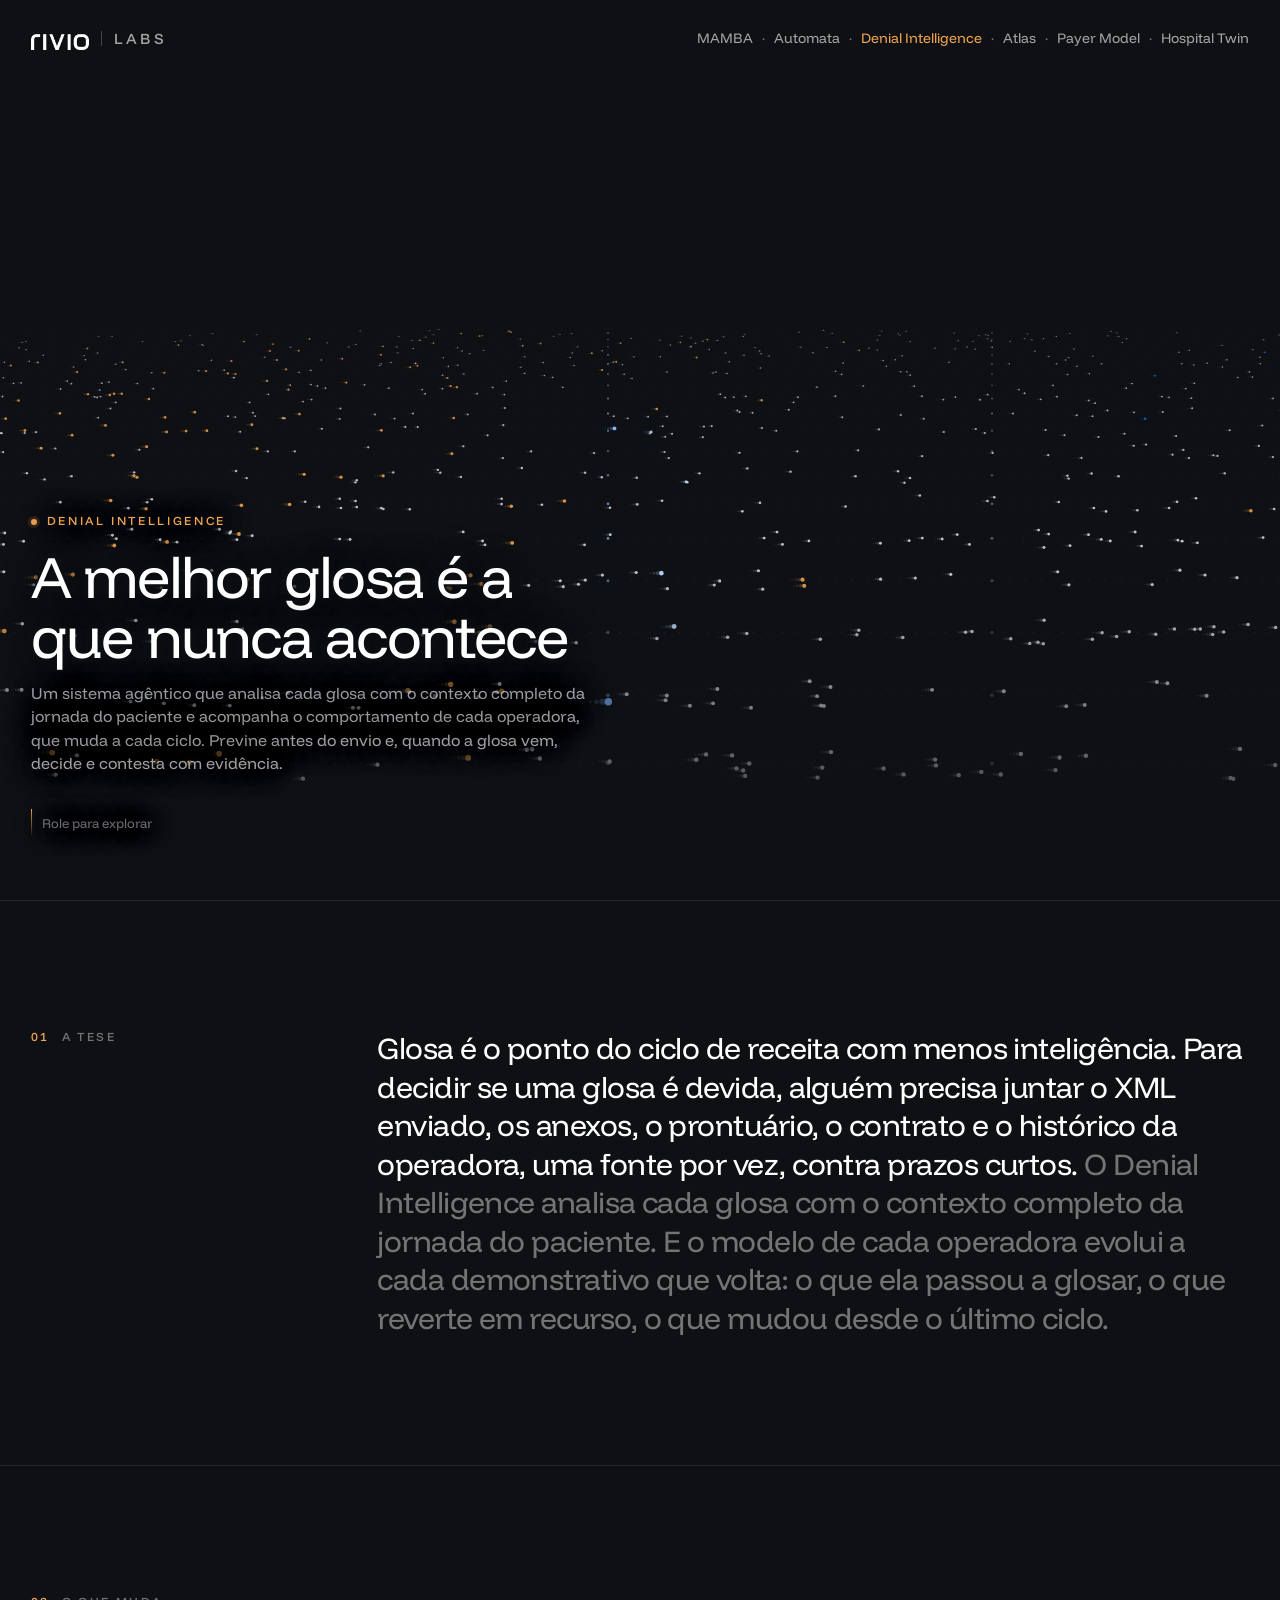
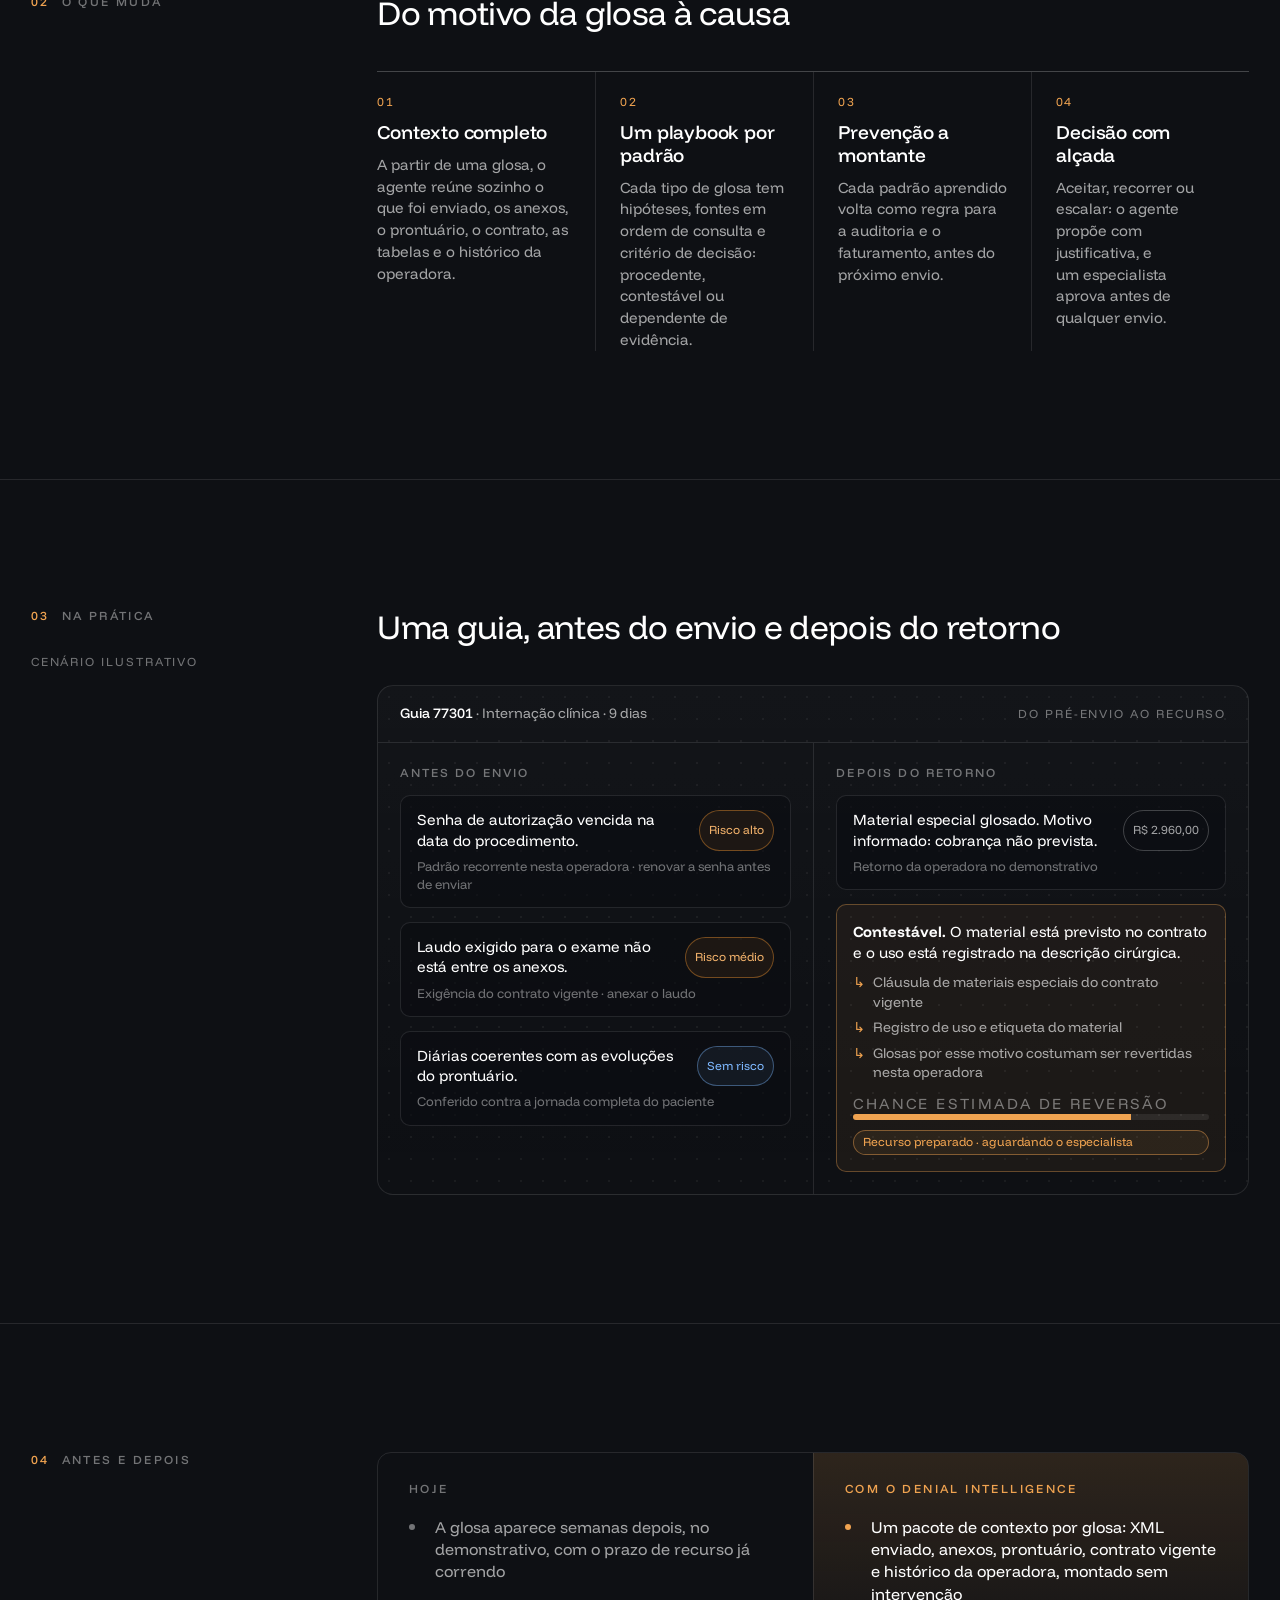
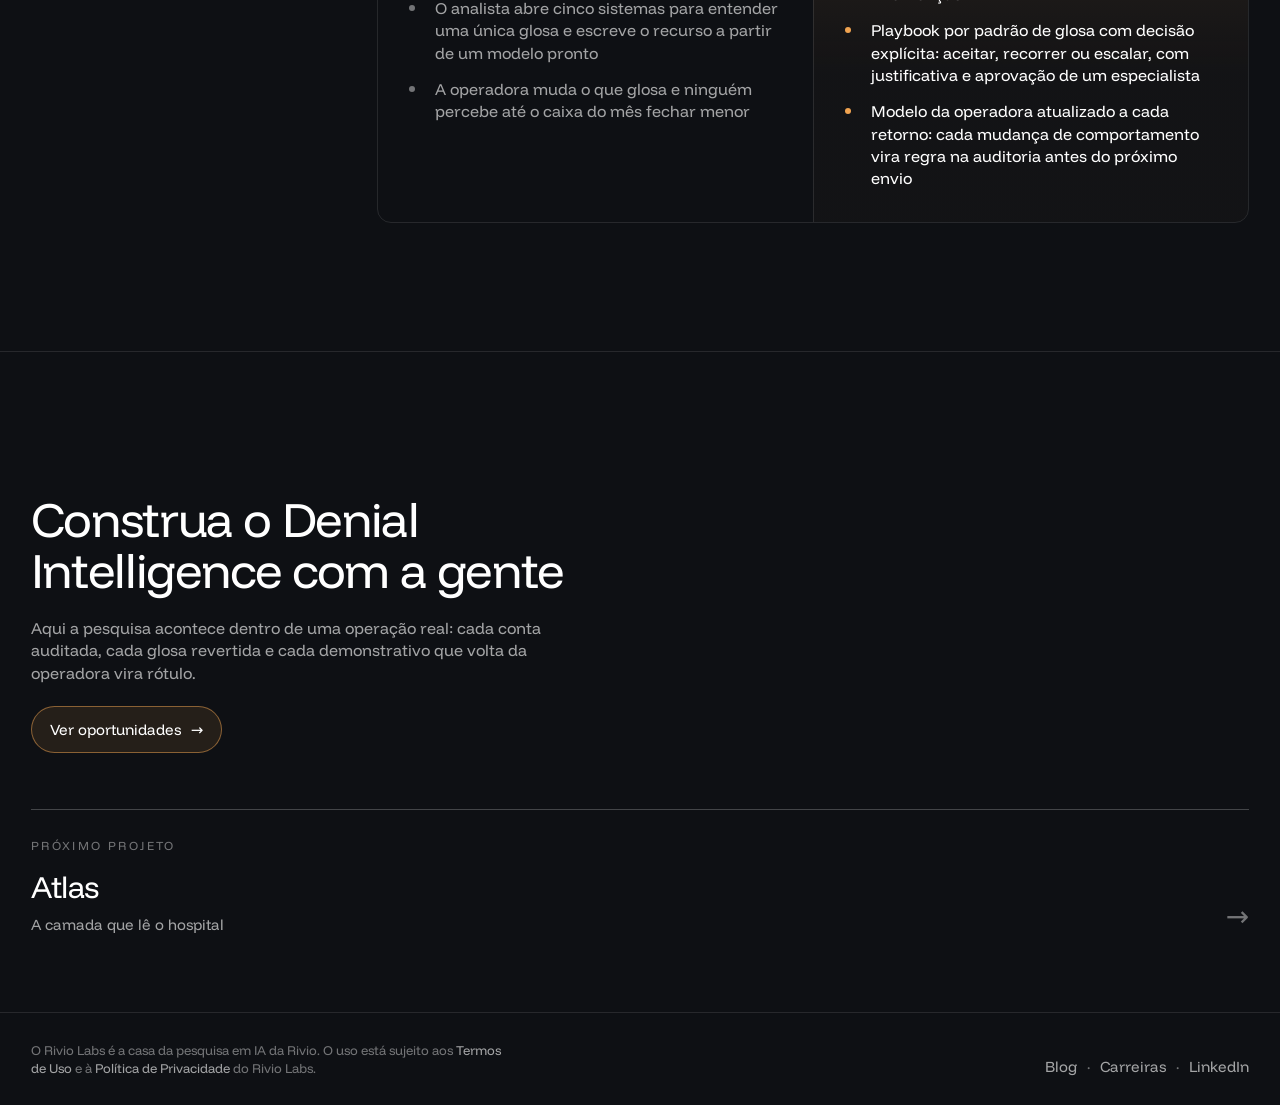
<file: denial-intelligence/index.html>
<!doctype html>
<html lang="pt-BR">
<head>
<meta charset="utf-8">
<meta name="viewport" content="width=device-width, initial-scale=1, viewport-fit=cover">
<title>Denial Intelligence · Rivio Labs</title>
<meta name="description" content="Um sistema agêntico que analisa cada glosa com o contexto completo da jornada do paciente e acompanha o comportamento de cada operadora, que muda a cada ciclo. Previne antes do envio e, quando a glosa vem, decide e contesta com evidência.">
<link rel="preconnect" href="https://fonts.googleapis.com">
<link rel="preconnect" href="https://fonts.gstatic.com" crossorigin>
<link rel="stylesheet" href="https://fonts.googleapis.com/css2?family=Funnel+Display:wght@400;500;600&display=swap">
<link rel="stylesheet" href="../assets/base.css">
<link rel="stylesheet" href="../assets/product.css">
</head>
<body class="product" data-project="denial-intelligence" style="--accent: #F0A350; --accent-rgb: 240, 163, 80;">
<header class="p-top">
  <a class="brand" href="../" aria-label="Rivio Labs">
    <img src="../assets/rivio.png" alt="Rivio" width="58" height="22">
    <span class="labs">Labs</span>
  </a>
  <nav aria-label="Projetos">
    <ul class="p-index"></ul>
    <a class="p-back" href="../">← Projetos</a>
  </nav>
</header>

<main>
  <section class="hero">
    <canvas data-visual="stream" aria-hidden="true"></canvas>
    <div class="hero-copy">
      <p class="eyebrow">Denial Intelligence</p>
      <h1>A melhor glosa é a que nunca acontece</h1>
      <p class="lede">Um sistema agêntico que analisa cada glosa com o contexto completo da jornada do paciente e acompanha o comportamento de cada operadora, que muda a cada ciclo. Previne antes do envio e, quando a glosa vem, decide e contesta com evidência.</p>
      <span class="cue">Role para explorar</span>
    </div>
  </section>

  <section class="section" aria-labelledby="s1">
    <div class="label-col"><p class="label" id="s1"><b>01</b> A tese</p></div>
    <div class="body-col"><p class="statement reveal">Glosa é o ponto do ciclo de receita com menos inteligência. Para decidir se uma glosa é devida, alguém precisa juntar o XML enviado, os anexos, o prontuário, o contrato e o histórico da operadora, uma fonte por vez, contra prazos curtos. <span>O Denial Intelligence analisa cada glosa com o contexto completo da jornada do paciente. E o modelo de cada operadora evolui a cada demonstrativo que volta: o que ela passou a glosar, o que reverte em recurso, o que mudou desde o último ciclo.</span></p></div>
  </section>

  <section class="section" aria-labelledby="s2">
    <div class="label-col"><p class="label" id="s2"><b>02</b> O que muda</p></div>
    <div class="body-col">
      <h2 class="reveal">Do motivo da glosa à causa</h2>
      <ol class="pillars reveal">
        <li><span class="n">01</span><h3>Contexto completo</h3><p>A partir de uma glosa, o agente reúne sozinho o que foi enviado, os anexos, o prontuário, o contrato, as tabelas e o histórico da operadora.</p></li>
        <li><span class="n">02</span><h3>Um playbook por padrão</h3><p>Cada tipo de glosa tem hipóteses, fontes em ordem de consulta e critério de decisão: procedente, contestável ou dependente de evidência.</p></li>
        <li><span class="n">03</span><h3>Prevenção a montante</h3><p>Cada padrão aprendido volta como regra para a auditoria e o faturamento, antes do próximo envio.</p></li>
        <li><span class="n">04</span><h3>Decisão com alçada</h3><p>Aceitar, recorrer ou escalar: o agente propõe com justificativa, e um especialista aprova antes de qualquer envio.</p></li>
      </ol>
    </div>
  </section>

  <section class="section" aria-labelledby="s3">
    <div class="label-col"><p class="label" id="s3"><b>03</b> Na prática</p><p class="caption">Cenário ilustrativo</p></div>
    <div class="body-col">
      <h2 class="reveal">Uma guia, antes do envio e depois do retorno</h2>
      <div class="module m-denial">
        <div class="module-head"><span><strong>Guia 77301</strong> · Internação clínica · 9 dias</span><span class="caption">Do pré-envio ao recurso</span></div>
        <div class="cols">
          <div class="col">
            <h4>Antes do envio</h4>
            <div class="sig"><p>Senha de autorização vencida na data do procedimento.</p><span class="chip warn">Risco alto</span><small>Padrão recorrente nesta operadora · renovar a senha antes de enviar</small></div>
            <div class="sig"><p>Laudo exigido para o exame não está entre os anexos.</p><span class="chip warn">Risco médio</span><small>Exigência do contrato vigente · anexar o laudo</small></div>
            <div class="sig"><p>Diárias coerentes com as evoluções do prontuário.</p><span class="chip ok">Sem risco</span><small>Conferido contra a jornada completa do paciente</small></div>
          </div>
          <div class="col">
            <h4>Depois do retorno</h4>
            <div class="sig"><p>Material especial glosado. Motivo informado: cobrança não prevista.</p><span class="chip">R$ 2.960,00</span><small>Retorno da operadora no demonstrativo</small></div>
            <div class="verdict">
              <p><strong>Contestável.</strong> O material está previsto no contrato e o uso está registrado na descrição cirúrgica.</p>
              <ul><li>Cláusula de materiais especiais do contrato vigente</li><li>Registro de uso e etiqueta do material</li><li>Glosas por esse motivo costumam ser revertidas nesta operadora</li></ul>
              <div><p class="caption">Chance estimada de reversão</p><div class="meter"><i style="--w: 78%"></i></div></div>
              <span class="chip accent">Recurso preparado · aguardando o especialista</span>
            </div>
          </div>
        </div>
      </div>
    </div>
  </section>

  <section class="section" aria-labelledby="s4">
    <div class="label-col"><p class="label" id="s4"><b>04</b> Antes e depois</p></div>
    <div class="body-col">
      <div class="compare reveal">
        <div><h3>Hoje</h3><ul>
          <li>A glosa aparece semanas depois, no demonstrativo, com o prazo de recurso já correndo</li>
          <li>O analista abre cinco sistemas para entender uma única glosa e escreve o recurso a partir de um modelo pronto</li>
          <li>A operadora muda o que glosa e ninguém percebe até o caixa do mês fechar menor</li>
        </ul></div>
        <div><h3>Com o Denial Intelligence</h3><ul>
          <li>Um pacote de contexto por glosa: XML enviado, anexos, prontuário, contrato vigente e histórico da operadora, montado sem intervenção</li>
          <li>Playbook por padrão de glosa com decisão explícita: aceitar, recorrer ou escalar, com justificativa e aprovação de um especialista</li>
          <li>Modelo da operadora atualizado a cada retorno: cada mudança de comportamento vira regra na auditoria antes do próximo envio</li>
        </ul></div>
      </div>
    </div>
  </section>

  <!-- Problemas em aberto: oculto por enquanto. Remova o atributo hidden para voltar a exibir. -->
  <section class="section" aria-labelledby="s5" hidden>
    <div class="label-col"><p class="label" id="s5"><b>05</b> Problemas em aberto</p></div>
    <div class="body-col">
      <h2 class="reveal">O que ainda não está resolvido</h2>
      <ol class="problems reveal">
        <li><h3>Aprender com respostas que demoram meses</h3><p>O desfecho de um recurso chega muito depois da decisão. Como aprender, e provar rigor, com um sinal escasso e tardio?</p></li>
        <li><h3>O motivo declarado e o motivo real</h3><p>O código de glosa informado nem sempre é a causa. Separar um do outro exige raciocinar sobre a jornada inteira.</p></li>
        <li><h3>Guia e item</h3><p>Glosas acontecem por guia e por item, e os valores nem sempre fecham. Reconciliar os dois níveis antes de decidir.</p></li>
        <li><h3>Métricas que não se deixam enganar</h3><p>Taxa de aprovação sozinha engana. Cobertura, edições humanas e reversões dizem se o agente está mesmo melhorando.</p></li>
      </ol>
    </div>
  </section>

  <section class="closing">
    <div class="cta reveal">
      <h2>Construa o Denial Intelligence com a gente</h2>
      <p>Aqui a pesquisa acontece dentro de uma operação real: cada conta auditada, cada glosa revertida e cada demonstrativo que volta da operadora vira rótulo.</p>
      <a class="btn" href="https://rivio-kvsite-v2.pages.dev/carreiras" target="_blank" rel="noopener">Ver oportunidades <span aria-hidden="true">→</span></a>
    </div>
    <a class="next" href="../">Todos os projetos</a>
  </section>
</main>

<footer class="p-foot">
  <p class="fine">O Rivio Labs é a casa da pesquisa em IA da Rivio. O uso está sujeito aos <a href="../#termos">Termos de Uso</a> e à <a href="../#privacidade">Política de Privacidade</a> do Rivio Labs.</p>
  <nav aria-label="Rodapé">
    <ul class="foot-links">
      <li><a href="../#blog">Blog</a></li>
      <li><a href="https://rivio-kvsite-v2.pages.dev/carreiras" target="_blank" rel="noopener">Carreiras</a></li>
      <li><a href="https://www.linkedin.com/company/riviotech/" target="_blank" rel="noopener">LinkedIn</a></li>
    </ul>
  </nav>
</footer>

<script src="../assets/projects.js"></script>
<script src="../assets/product.js"></script>
<script src="../assets/fields.js"></script>
</body>
</html>
</file>
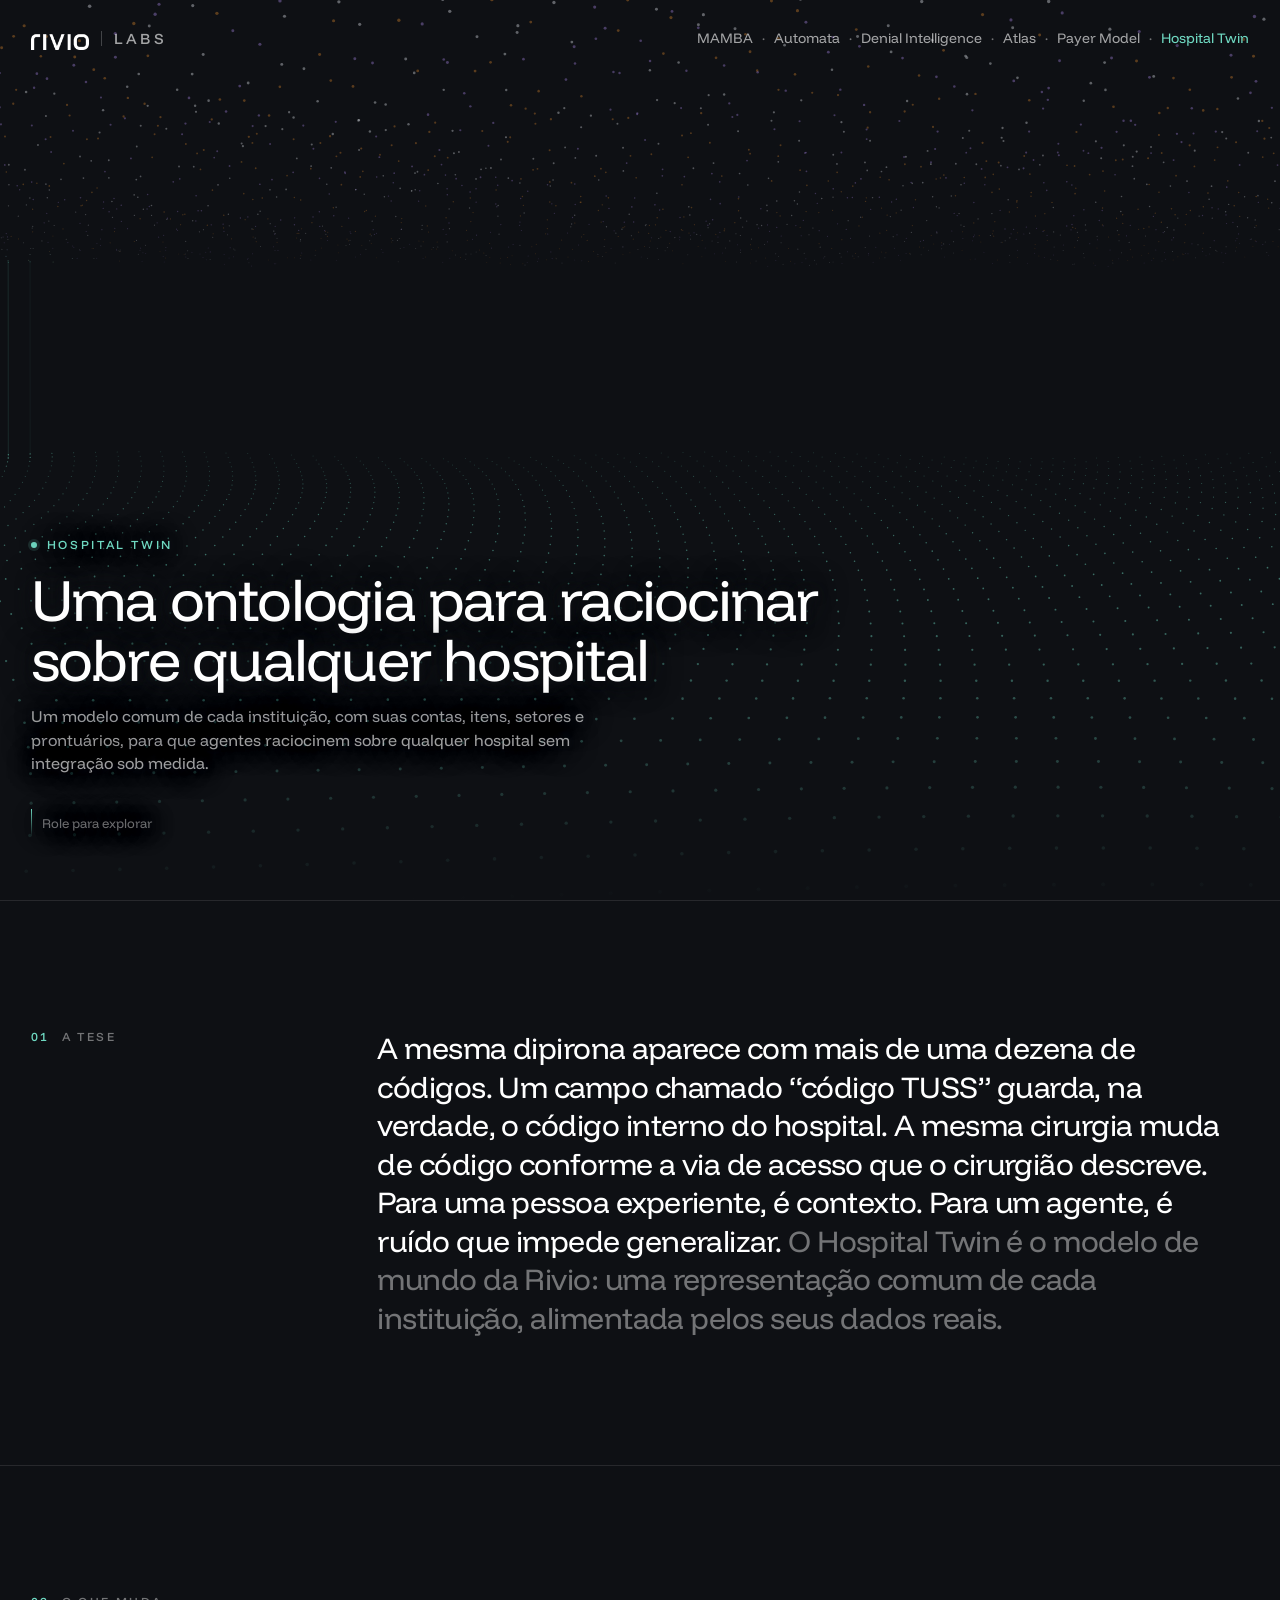
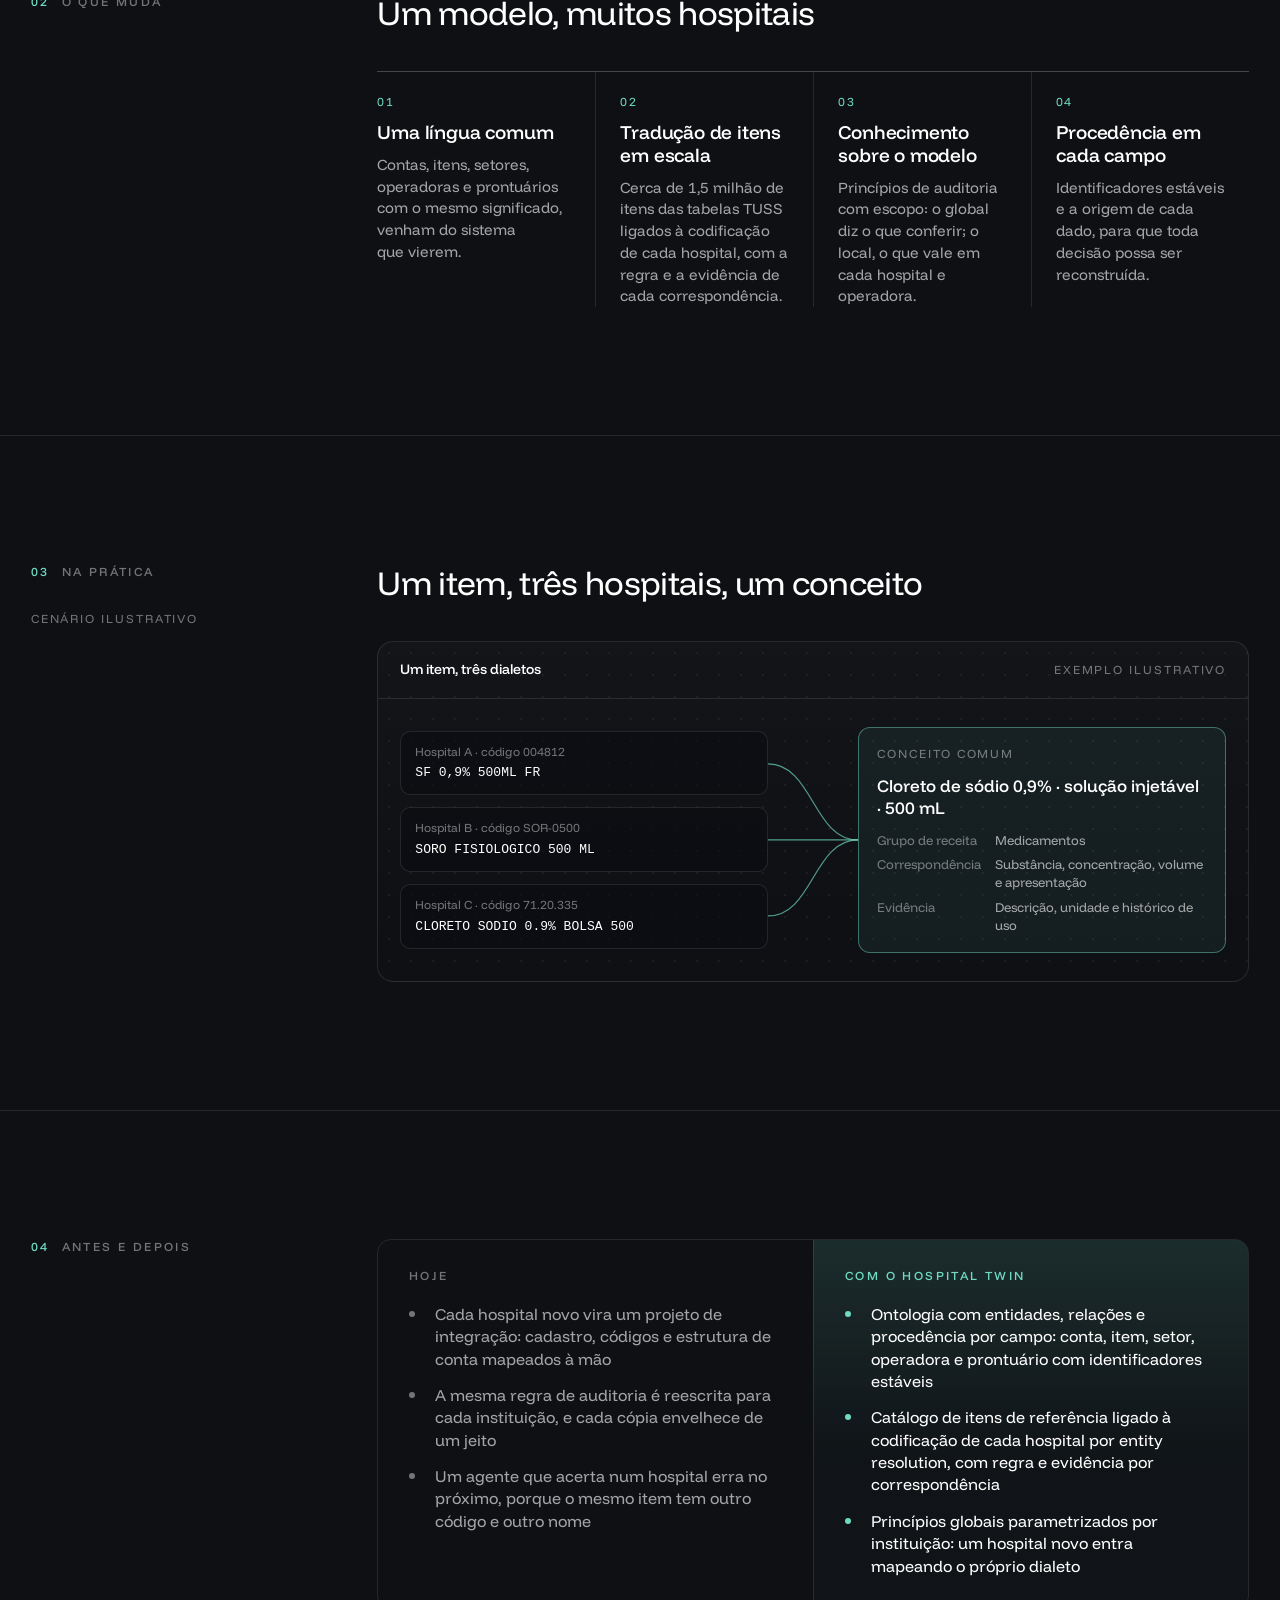
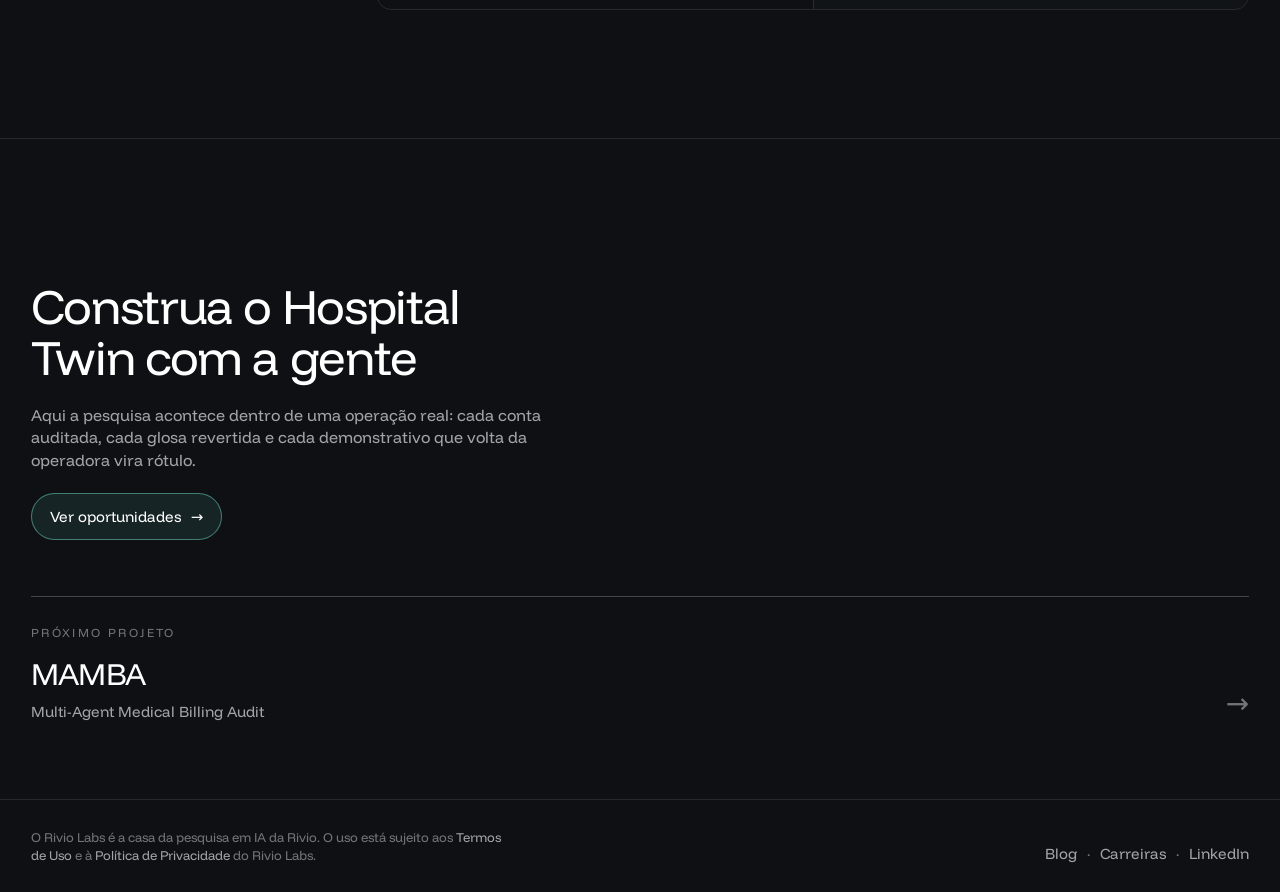
<file: hospital-twin/index.html>
<!doctype html>
<html lang="pt-BR">
<head>
<meta charset="utf-8">
<meta name="viewport" content="width=device-width, initial-scale=1, viewport-fit=cover">
<title>Hospital Twin · Rivio Labs</title>
<meta name="description" content="Um modelo comum de cada instituição, com suas contas, itens, setores e prontuários, para que agentes raciocinem sobre qualquer hospital sem integração sob medida.">
<link rel="preconnect" href="https://fonts.googleapis.com">
<link rel="preconnect" href="https://fonts.gstatic.com" crossorigin>
<link rel="stylesheet" href="https://fonts.googleapis.com/css2?family=Funnel+Display:wght@400;500;600&display=swap">
<link rel="stylesheet" href="../assets/base.css">
<link rel="stylesheet" href="../assets/product.css">
</head>
<body class="product" data-project="hospital-twin" style="--accent: #6FD9C2; --accent-rgb: 111, 217, 194;">
<header class="p-top">
  <a class="brand" href="../" aria-label="Rivio Labs">
    <img src="../assets/rivio.png" alt="Rivio" width="58" height="22">
    <span class="labs">Labs</span>
  </a>
  <nav aria-label="Projetos">
    <ul class="p-index"></ul>
    <a class="p-back" href="../">← Projetos</a>
  </nav>
</header>

<main>
  <section class="hero">
    <canvas data-visual="twin" aria-hidden="true"></canvas>
    <div class="hero-copy">
      <p class="eyebrow">Hospital Twin</p>
      <h1>Uma ontologia para raciocinar sobre qualquer hospital</h1>
      <p class="lede">Um modelo comum de cada instituição, com suas contas, itens, setores e prontuários, para que agentes raciocinem sobre qualquer hospital sem integração sob medida.</p>
      <span class="cue">Role para explorar</span>
    </div>
  </section>

  <section class="section" aria-labelledby="s1">
    <div class="label-col"><p class="label" id="s1"><b>01</b> A tese</p></div>
    <div class="body-col"><p class="statement reveal">A mesma dipirona aparece com mais de uma dezena de códigos. Um campo chamado “código TUSS” guarda, na verdade, o código interno do hospital. A mesma cirurgia muda de código conforme a via de acesso que o cirurgião descreve. Para uma pessoa experiente, é contexto. Para um agente, é ruído que impede generalizar. <span>O Hospital Twin é o modelo de mundo da Rivio: uma representação comum de cada instituição, alimentada pelos seus dados reais.</span></p></div>
  </section>

  <section class="section" aria-labelledby="s2">
    <div class="label-col"><p class="label" id="s2"><b>02</b> O que muda</p></div>
    <div class="body-col">
      <h2 class="reveal">Um modelo, muitos hospitais</h2>
      <ol class="pillars reveal">
        <li><span class="n">01</span><h3>Uma língua comum</h3><p>Contas, itens, setores, operadoras e prontuários com o mesmo significado, venham do sistema que vierem.</p></li>
        <li><span class="n">02</span><h3>Tradução de itens em escala</h3><p>Cerca de 1,5 milhão de itens das tabelas TUSS ligados à codificação de cada hospital, com a regra e a evidência de cada correspondência.</p></li>
        <li><span class="n">03</span><h3>Conhecimento sobre o modelo</h3><p>Princípios de auditoria com escopo: o global diz o que conferir; o local, o que vale em cada hospital e operadora.</p></li>
        <li><span class="n">04</span><h3>Procedência em cada campo</h3><p>Identificadores estáveis e a origem de cada dado, para que toda decisão possa ser reconstruída.</p></li>
      </ol>
    </div>
  </section>

  <section class="section" aria-labelledby="s3">
    <div class="label-col"><p class="label" id="s3"><b>03</b> Na prática</p><p class="caption">Cenário ilustrativo</p></div>
    <div class="body-col">
      <h2 class="reveal">Um item, três hospitais, um conceito</h2>
      <div class="module m-twin">
        <div class="module-head"><span><strong>Um item, três dialetos</strong></span><span class="caption">Exemplo ilustrativo</span></div>
        <div class="stage">
          <div class="src">
            <div><small>Hospital A · código 004812</small><code>SF 0,9% 500ML FR</code></div>
            <div><small>Hospital B · código SOR-0500</small><code>SORO FISIOLOGICO 500 ML</code></div>
            <div><small>Hospital C · código 71.20.335</small><code>CLORETO SODIO 0.9% BOLSA 500</code></div>
          </div>
          <svg viewBox="0 0 90 220" preserveAspectRatio="none" aria-hidden="true"><path d="M0 36 C 45 36, 45 110, 90 110"/><path d="M0 110 L 90 110"/><path d="M0 184 C 45 184, 45 110, 90 110"/></svg>
          <div class="canon">
            <span class="caption">Conceito comum</span>
            <strong>Cloreto de sódio 0,9% · solução injetável · 500 mL</strong>
            <dl><dt>Grupo de receita</dt><dd>Medicamentos</dd><dt>Correspondência</dt><dd>Substância, concentração, volume e apresentação</dd><dt>Evidência</dt><dd>Descrição, unidade e histórico de uso</dd></dl>
          </div>
        </div>
      </div>
    </div>
  </section>

  <section class="section" aria-labelledby="s4">
    <div class="label-col"><p class="label" id="s4"><b>04</b> Antes e depois</p></div>
    <div class="body-col">
      <div class="compare reveal">
        <div><h3>Hoje</h3><ul>
          <li>Cada hospital novo vira um projeto de integração: cadastro, códigos e estrutura de conta mapeados à mão</li>
          <li>A mesma regra de auditoria é reescrita para cada instituição, e cada cópia envelhece de um jeito</li>
          <li>Um agente que acerta num hospital erra no próximo, porque o mesmo item tem outro código e outro nome</li>
        </ul></div>
        <div><h3>Com o Hospital Twin</h3><ul>
          <li>Ontologia com entidades, relações e procedência por campo: conta, item, setor, operadora e prontuário com identificadores estáveis</li>
          <li>Catálogo de itens de referência ligado à codificação de cada hospital por entity resolution, com regra e evidência por correspondência</li>
          <li>Princípios globais parametrizados por instituição: um hospital novo entra mapeando o próprio dialeto</li>
        </ul></div>
      </div>
    </div>
  </section>

  <!-- Problemas em aberto: oculto por enquanto. Remova o atributo hidden para voltar a exibir. -->
  <section class="section" aria-labelledby="s5" hidden>
    <div class="label-col"><p class="label" id="s5"><b>05</b> Problemas em aberto</p></div>
    <div class="body-col">
      <h2 class="reveal">O que ainda não está resolvido</h2>
      <ol class="problems reveal">
        <li><h3>Entity resolution em escala</h3><p>Casar descrições livres, abreviadas e com erro a um catálogo de milhões de itens, e saber quando não há correspondência.</p></li>
        <li><h3>O que se transfere</h3><p>Separar o que vale entre hospitais, como a lógica de contrato e preço, do que não vale, como o julgamento clínico local.</p></li>
        <li><h3>Sim, não ou indeterminado</h3><p>Responder perguntas sobre dados clínicos ruidosos, esparsos e com formatos misturados, sem inventar certeza.</p></li>
        <li><h3>Um gêmeo sempre fiel</h3><p>Manter o modelo em sincronia com sistemas que não avisam o que mudou, e medir o quanto ele é fiel ao hospital real.</p></li>
      </ol>
    </div>
  </section>

  <section class="closing">
    <div class="cta reveal">
      <h2>Construa o Hospital Twin com a gente</h2>
      <p>Aqui a pesquisa acontece dentro de uma operação real: cada conta auditada, cada glosa revertida e cada demonstrativo que volta da operadora vira rótulo.</p>
      <a class="btn" href="https://rivio-kvsite-v2.pages.dev/carreiras" target="_blank" rel="noopener">Ver oportunidades <span aria-hidden="true">→</span></a>
    </div>
    <a class="next" href="../">Todos os projetos</a>
  </section>
</main>

<footer class="p-foot">
  <p class="fine">O Rivio Labs é a casa da pesquisa em IA da Rivio. O uso está sujeito aos <a href="../#termos">Termos de Uso</a> e à <a href="../#privacidade">Política de Privacidade</a> do Rivio Labs.</p>
  <nav aria-label="Rodapé">
    <ul class="foot-links">
      <li><a href="../#blog">Blog</a></li>
      <li><a href="https://rivio-kvsite-v2.pages.dev/carreiras" target="_blank" rel="noopener">Carreiras</a></li>
      <li><a href="https://www.linkedin.com/company/riviotech/" target="_blank" rel="noopener">LinkedIn</a></li>
    </ul>
  </nav>
</footer>

<script src="../assets/projects.js"></script>
<script src="../assets/product.js"></script>
<script src="../assets/fields.js"></script>
</body>
</html>
</file>
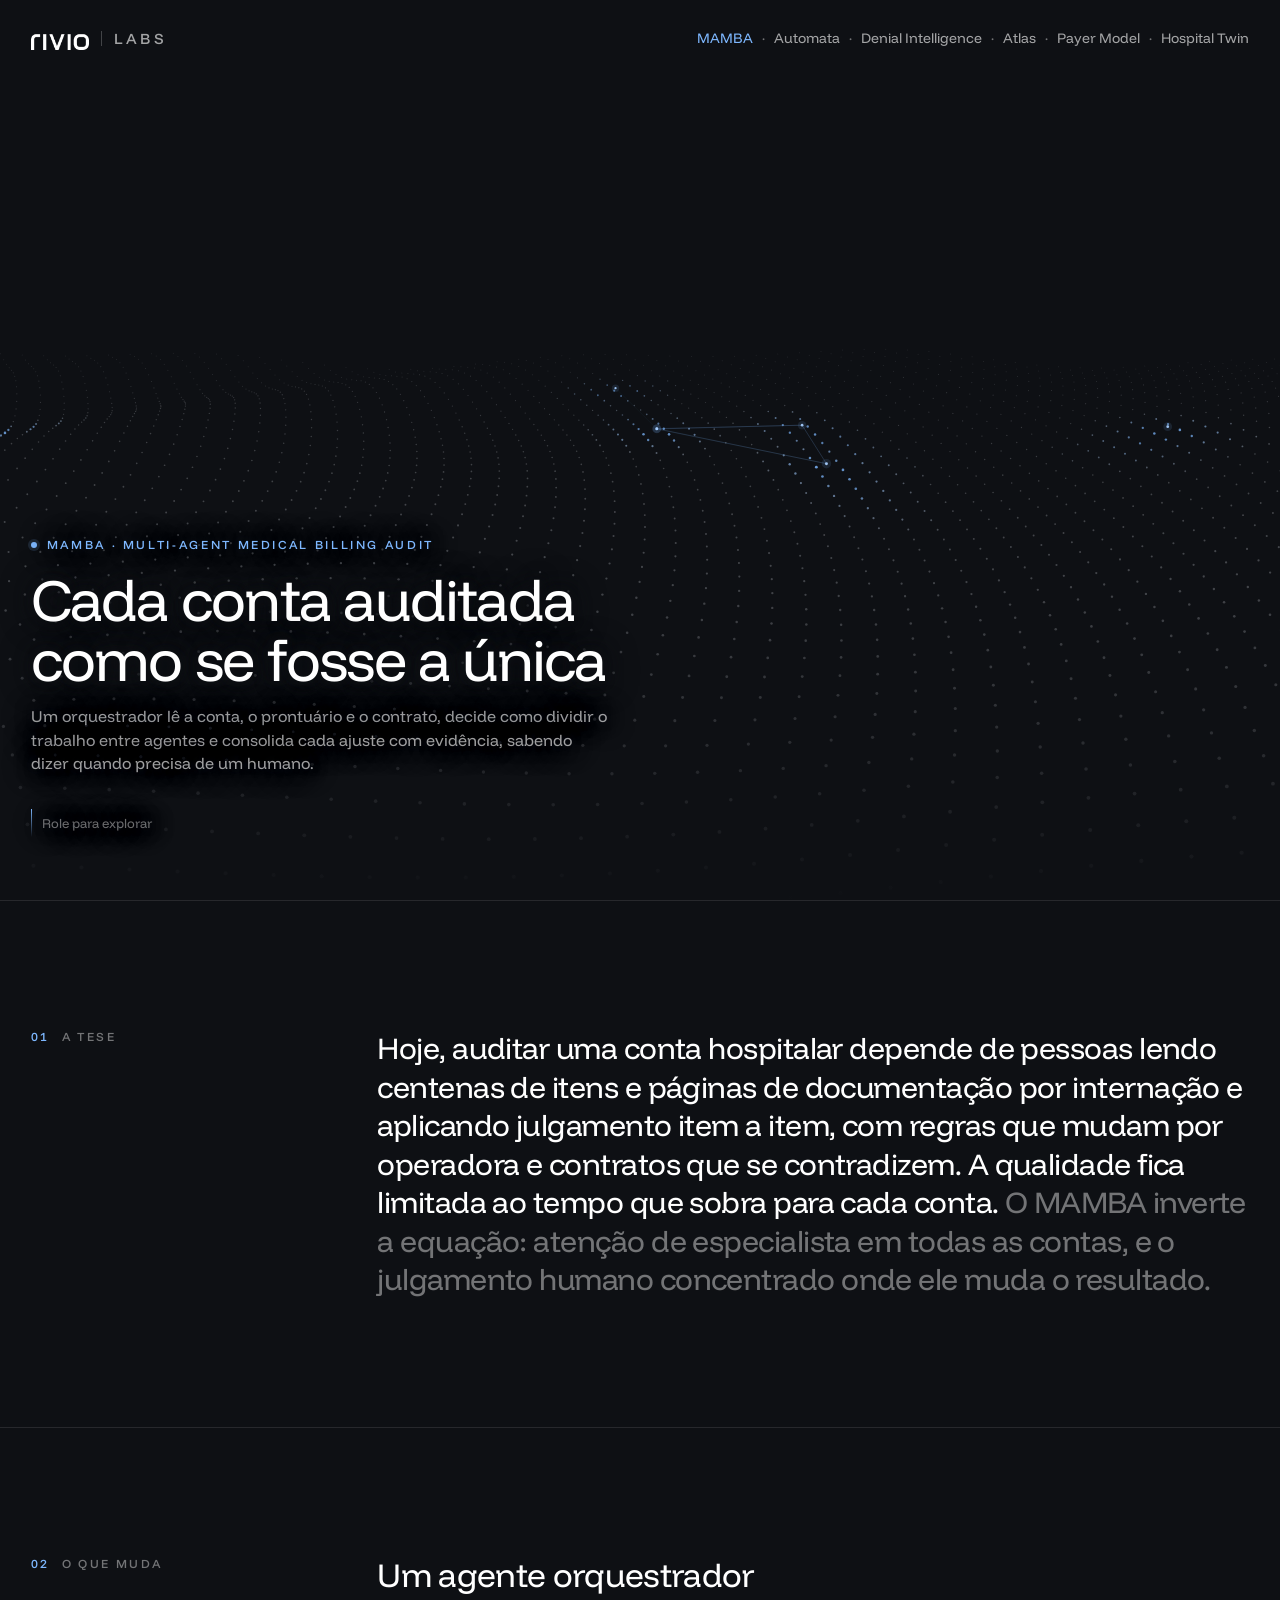
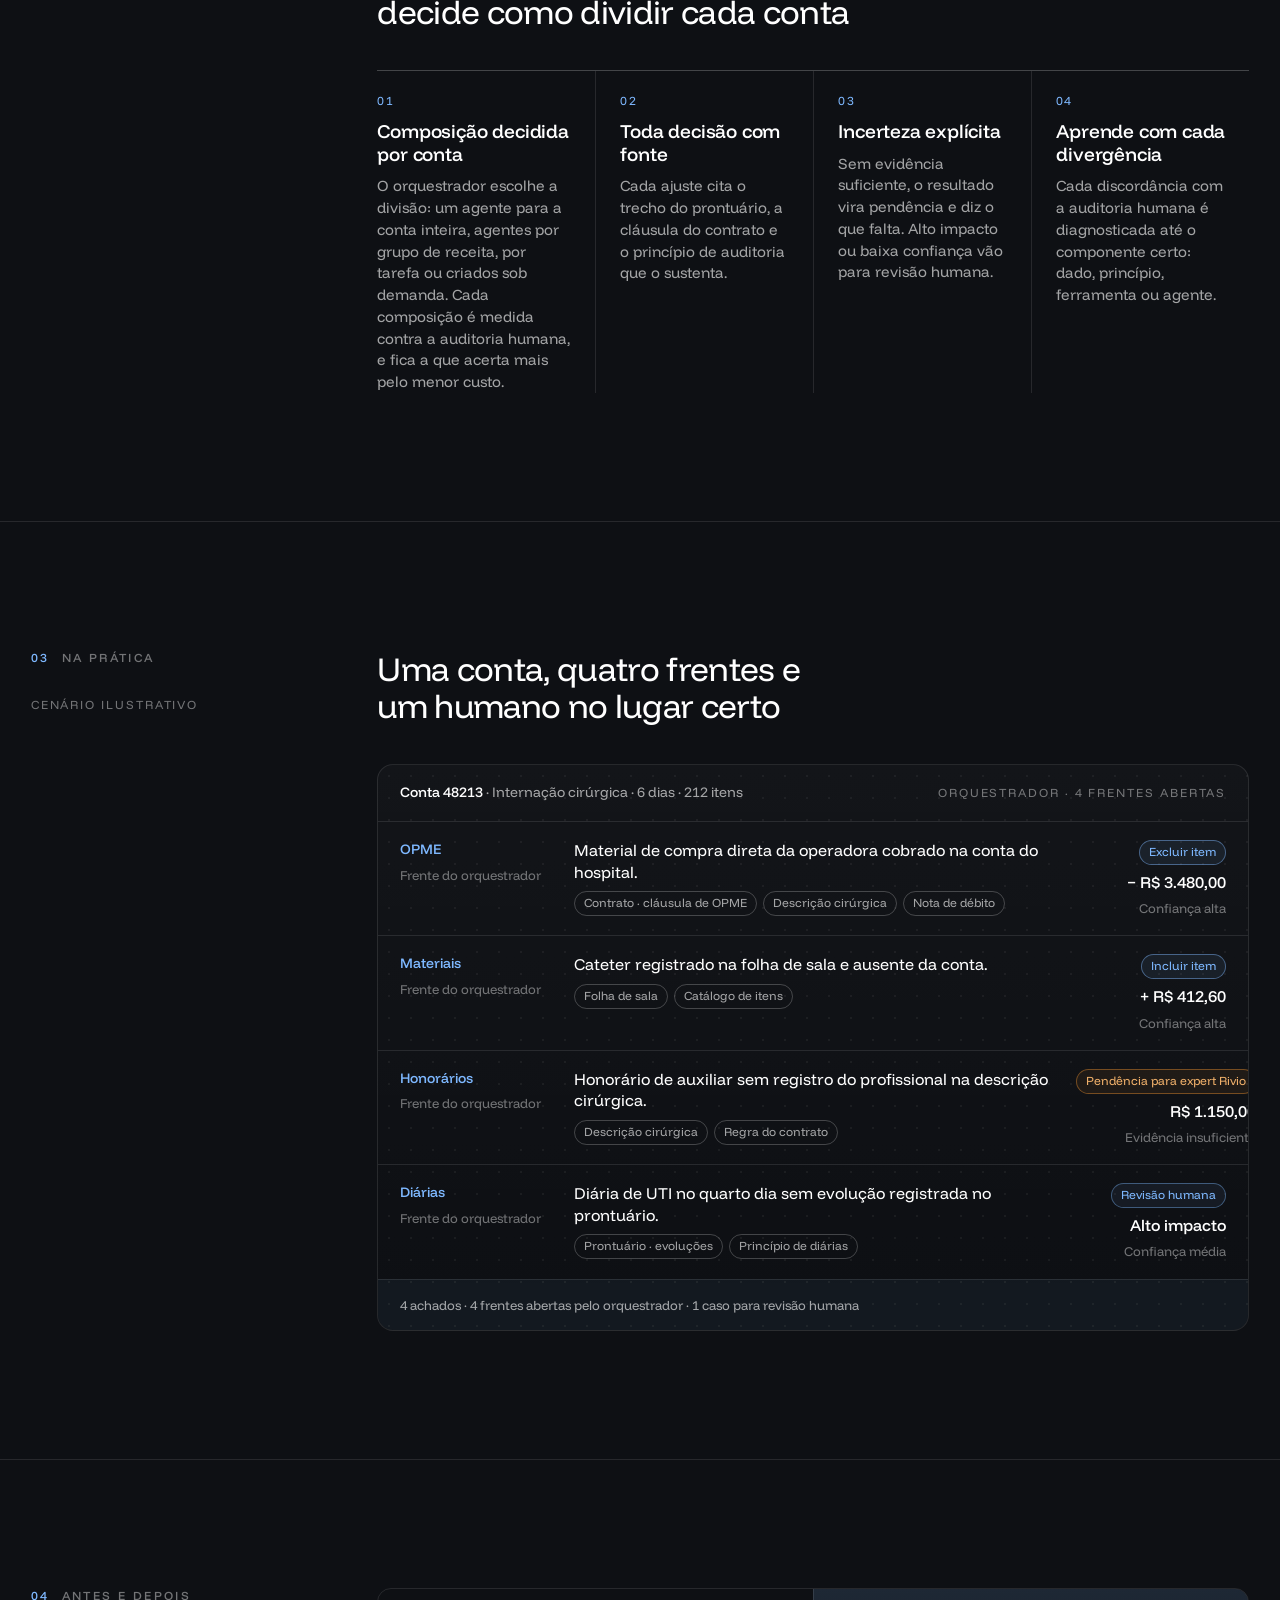
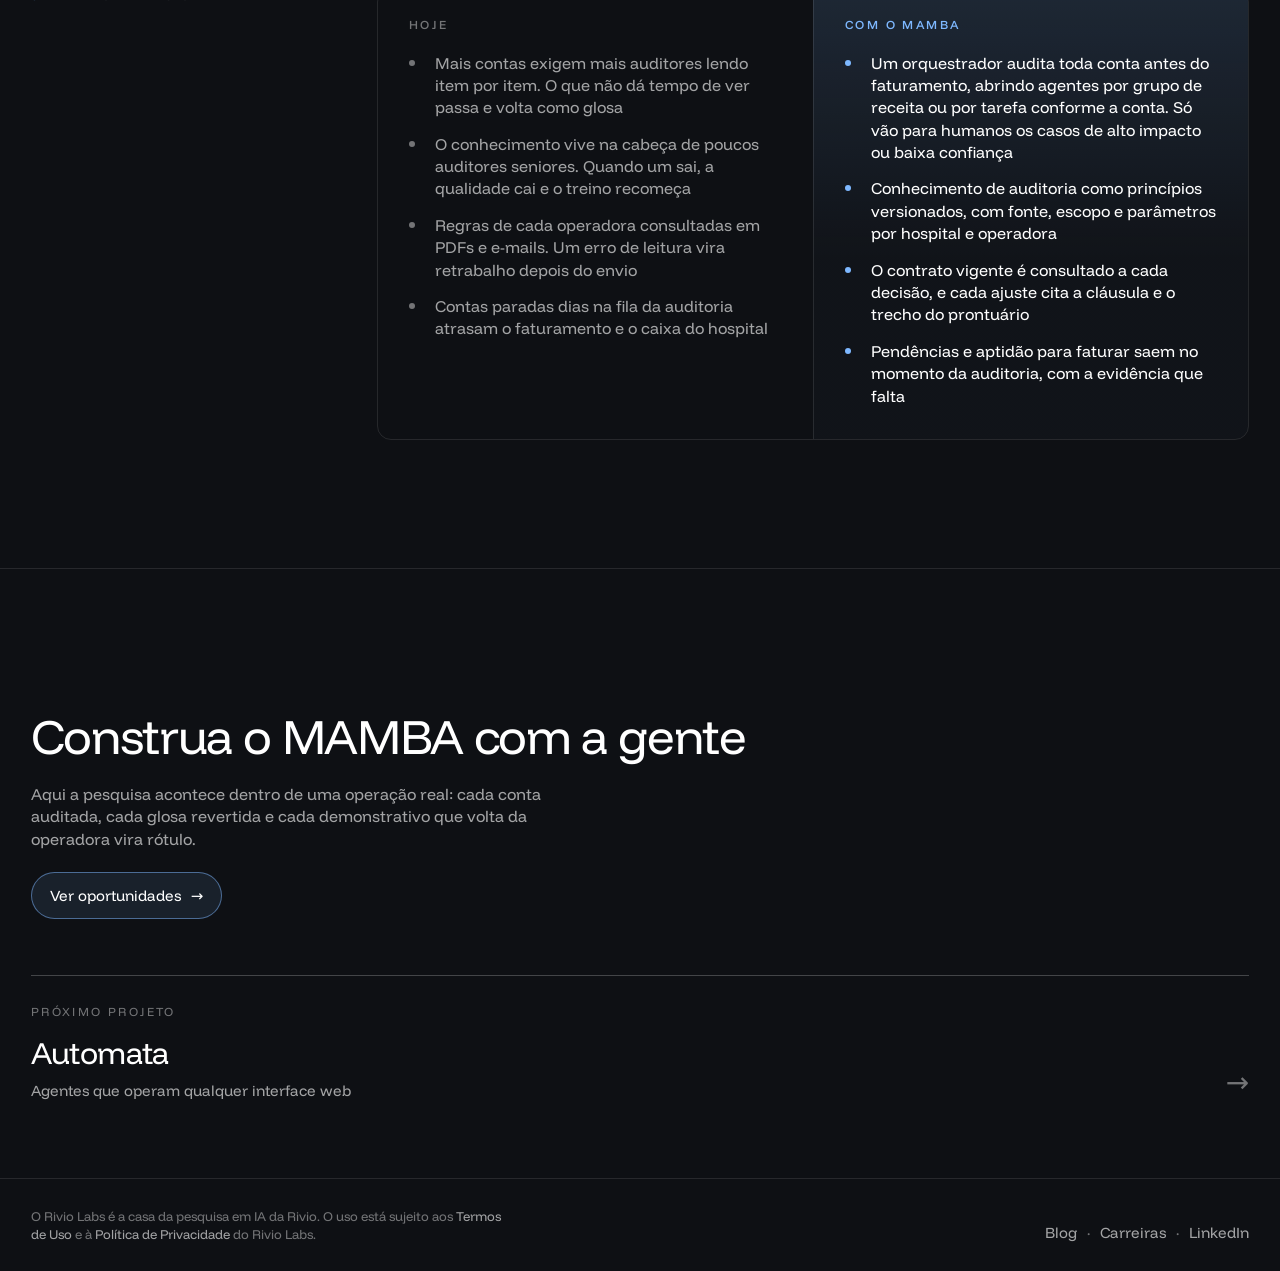
<file: mamba/index.html>
<!doctype html>
<html lang="pt-BR">
<head>
<meta charset="utf-8">
<meta name="viewport" content="width=device-width, initial-scale=1, viewport-fit=cover">
<title>MAMBA · Rivio Labs</title>
<meta name="description" content="Um orquestrador lê a conta, o prontuário e o contrato, decide como dividir o trabalho entre agentes e consolida cada ajuste com evidência, sabendo dizer quando precisa de um humano.">
<link rel="preconnect" href="https://fonts.googleapis.com">
<link rel="preconnect" href="https://fonts.gstatic.com" crossorigin>
<link rel="stylesheet" href="https://fonts.googleapis.com/css2?family=Funnel+Display:wght@400;500;600&display=swap">
<link rel="stylesheet" href="../assets/base.css">
<link rel="stylesheet" href="../assets/product.css">
</head>
<body class="product" data-project="mamba" style="--accent: #7EB8FF; --accent-rgb: 126, 184, 255;">
<header class="p-top">
  <a class="brand" href="../" aria-label="Rivio Labs">
    <img src="../assets/rivio.png" alt="Rivio" width="58" height="22">
    <span class="labs">Labs</span>
  </a>
  <nav aria-label="Projetos">
    <ul class="p-index"></ul>
    <a class="p-back" href="../">← Projetos</a>
  </nav>
</header>

<main>
  <section class="hero">
    <canvas data-visual="agents" aria-hidden="true"></canvas>
    <div class="hero-copy">
      <p class="eyebrow">MAMBA · Multi-Agent Medical Billing Audit</p>
      <h1>Cada conta auditada como se fosse a única</h1>
      <p class="lede">Um orquestrador lê a conta, o prontuário e o contrato, decide como dividir o trabalho entre agentes e consolida cada ajuste com evidência, sabendo dizer quando precisa de um humano.</p>
      <span class="cue">Role para explorar</span>
    </div>
  </section>

  <section class="section" aria-labelledby="s1">
    <div class="label-col"><p class="label" id="s1"><b>01</b> A tese</p></div>
    <div class="body-col"><p class="statement reveal">Hoje, auditar uma conta hospitalar depende de pessoas lendo centenas de itens e páginas de documentação por internação e aplicando julgamento item a item, com regras que mudam por operadora e contratos que se contradizem. A qualidade fica limitada ao tempo que sobra para cada conta. <span>O MAMBA inverte a equação: atenção de especialista em todas as contas, e o julgamento humano concentrado onde ele muda o resultado.</span></p></div>
  </section>

  <section class="section" aria-labelledby="s2">
    <div class="label-col"><p class="label" id="s2"><b>02</b> O que muda</p></div>
    <div class="body-col">
      <h2 class="reveal">Um agente orquestrador decide como dividir cada conta</h2>
      <ol class="pillars reveal">
        <li><span class="n">01</span><h3>Composição decidida por conta</h3><p>O orquestrador escolhe a divisão: um agente para a conta inteira, agentes por grupo de receita, por tarefa ou criados sob demanda. Cada composição é medida contra a auditoria humana, e fica a que acerta mais pelo menor custo.</p></li>
        <li><span class="n">02</span><h3>Toda decisão com fonte</h3><p>Cada ajuste cita o trecho do prontuário, a cláusula do contrato e o princípio de auditoria que o sustenta.</p></li>
        <li><span class="n">03</span><h3>Incerteza explícita</h3><p>Sem evidência suficiente, o resultado vira pendência e diz o que falta. Alto impacto ou baixa confiança vão para revisão humana.</p></li>
        <li><span class="n">04</span><h3>Aprende com cada divergência</h3><p>Cada discordância com a auditoria humana é diagnosticada até o componente certo: dado, princípio, ferramenta ou agente.</p></li>
      </ol>
    </div>
  </section>

  <section class="section" aria-labelledby="s3">
    <div class="label-col"><p class="label" id="s3"><b>03</b> Na prática</p><p class="caption">Cenário ilustrativo</p></div>
    <div class="body-col">
      <h2 class="reveal">Uma conta, quatro frentes e um humano no lugar certo</h2>
      <div class="module m-audit">
        <div class="module-head"><span><strong>Conta 48213</strong> · Internação cirúrgica · 6 dias · 212 itens</span><span class="caption">Orquestrador · 4 frentes abertas</span></div>
        <div class="rows">
          <div class="row">
            <div class="who"><b>OPME</b>Frente do orquestrador</div>
            <div class="what"><p>Material de compra direta da operadora cobrado na conta do hospital.</p><div class="evid"><span class="chip">Contrato · cláusula de OPME</span><span class="chip">Descrição cirúrgica</span><span class="chip">Nota de débito</span></div></div>
            <div class="effect"><span class="chip accent">Excluir item</span><b>− R$ 3.480,00</b>Confiança alta</div>
          </div>
          <div class="row">
            <div class="who"><b>Materiais</b>Frente do orquestrador</div>
            <div class="what"><p>Cateter registrado na folha de sala e ausente da conta.</p><div class="evid"><span class="chip">Folha de sala</span><span class="chip">Catálogo de itens</span></div></div>
            <div class="effect"><span class="chip accent">Incluir item</span><b>+ R$ 412,60</b>Confiança alta</div>
          </div>
          <div class="row">
            <div class="who"><b>Honorários</b>Frente do orquestrador</div>
            <div class="what"><p>Honorário de auxiliar sem registro do profissional na descrição cirúrgica.</p><div class="evid"><span class="chip">Descrição cirúrgica</span><span class="chip">Regra do contrato</span></div></div>
            <div class="effect"><span class="chip warn">Pendência para expert Rivio</span><b>R$ 1.150,00</b>Evidência insuficiente</div>
          </div>
          <div class="row">
            <div class="who"><b>Diárias</b>Frente do orquestrador</div>
            <div class="what"><p>Diária de UTI no quarto dia sem evolução registrada no prontuário.</p><div class="evid"><span class="chip">Prontuário · evoluções</span><span class="chip">Princípio de diárias</span></div></div>
            <div class="effect"><span class="chip ok">Revisão humana</span><b>Alto impacto</b>Confiança média</div>
          </div>
        </div>
        <div class="foot"><span>4 achados · 4 frentes abertas pelo orquestrador · 1 caso para revisão humana</span></div>
      </div>
    </div>
  </section>

  <section class="section" aria-labelledby="s4">
    <div class="label-col"><p class="label" id="s4"><b>04</b> Antes e depois</p></div>
    <div class="body-col">
      <div class="compare reveal">
        <div><h3>Hoje</h3><ul>
          <li>Mais contas exigem mais auditores lendo item por item. O que não dá tempo de ver passa e volta como glosa</li>
          <li>O conhecimento vive na cabeça de poucos auditores seniores. Quando um sai, a qualidade cai e o treino recomeça</li>
          <li>Regras de cada operadora consultadas em PDFs e e-mails. Um erro de leitura vira retrabalho depois do envio</li>
          <li>Contas paradas dias na fila da auditoria atrasam o faturamento e o caixa do hospital</li>
        </ul></div>
        <div><h3>Com o MAMBA</h3><ul>
          <li>Um orquestrador audita toda conta antes do faturamento, abrindo agentes por grupo de receita ou por tarefa conforme a conta. Só vão para humanos os casos de alto impacto ou baixa confiança</li>
          <li>Conhecimento de auditoria como princípios versionados, com fonte, escopo e parâmetros por hospital e operadora</li>
          <li>O contrato vigente é consultado a cada decisão, e cada ajuste cita a cláusula e o trecho do prontuário</li>
          <li>Pendências e aptidão para faturar saem no momento da auditoria, com a evidência que falta</li>
        </ul></div>
      </div>
    </div>
  </section>

  <!-- Problemas em aberto: oculto por enquanto. Remova o atributo hidden para voltar a exibir. -->
  <section class="section" aria-labelledby="s5" hidden>
    <div class="label-col"><p class="label" id="s5"><b>05</b> Problemas em aberto</p></div>
    <div class="body-col">
      <h2 class="reveal">O que ainda não está resolvido</h2>
      <ol class="problems reveal">
        <li><h3>Medir acerto sem gabarito</h3><p>A auditoria humana também erra. Como construir uma referência confiável e medir um sistema contra ela, conta a conta?</p></li>
        <li><h3>Qual divisão de trabalho o modelo precisa</h3><p>Agente único por conta, agentes por grupo de receita, por tarefa ou criados sob demanda pelo orquestrador. A forma como auditores organizam o trabalho não é necessariamente a melhor para um modelo. Qual composição acerta mais, e a que custo por conta?</p></li>
        <li><h3>Princípios que generalizam</h3><p>Escrever conhecimento que vale para qualquer hospital e deixar o que é local virar parâmetro. Escrever regras ficou barato; verificá-las, não.</p></li>
        <li><h3>Confiança calibrada</h3><p>Fazer a confiança que o agente declara corresponder à taxa real de acerto, para que a revisão humana vá para onde precisa.</p></li>
      </ol>
    </div>
  </section>

  <section class="closing">
    <div class="cta reveal">
      <h2>Construa o MAMBA com a gente</h2>
      <p>Aqui a pesquisa acontece dentro de uma operação real: cada conta auditada, cada glosa revertida e cada demonstrativo que volta da operadora vira rótulo.</p>
      <a class="btn" href="https://rivio-kvsite-v2.pages.dev/carreiras" target="_blank" rel="noopener">Ver oportunidades <span aria-hidden="true">→</span></a>
    </div>
    <a class="next" href="../">Todos os projetos</a>
  </section>
</main>

<footer class="p-foot">
  <p class="fine">O Rivio Labs é a casa da pesquisa em IA da Rivio. O uso está sujeito aos <a href="../#termos">Termos de Uso</a> e à <a href="../#privacidade">Política de Privacidade</a> do Rivio Labs.</p>
  <nav aria-label="Rodapé">
    <ul class="foot-links">
      <li><a href="../#blog">Blog</a></li>
      <li><a href="https://rivio-kvsite-v2.pages.dev/carreiras" target="_blank" rel="noopener">Carreiras</a></li>
      <li><a href="https://www.linkedin.com/company/riviotech/" target="_blank" rel="noopener">LinkedIn</a></li>
    </ul>
  </nav>
</footer>

<script src="../assets/projects.js"></script>
<script src="../assets/product.js"></script>
<script src="../assets/fields.js"></script>
</body>
</html>
</file>
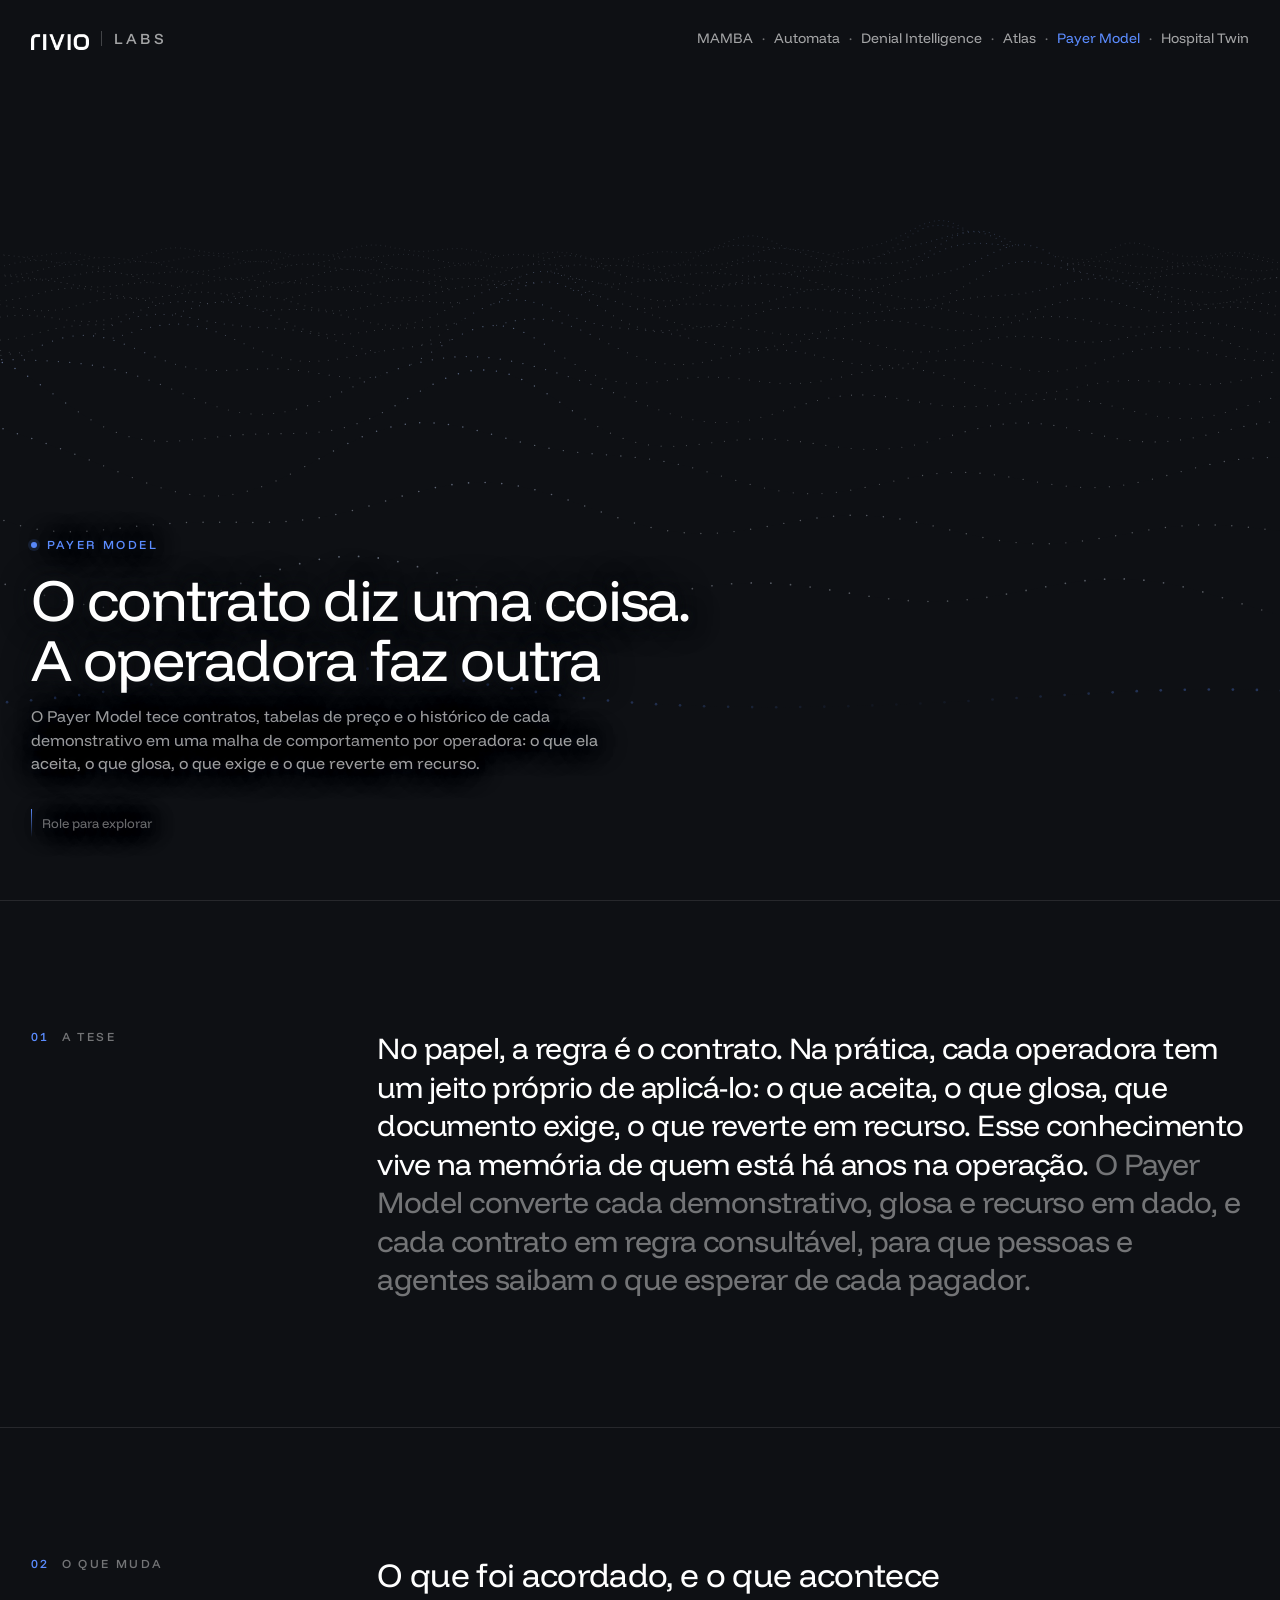
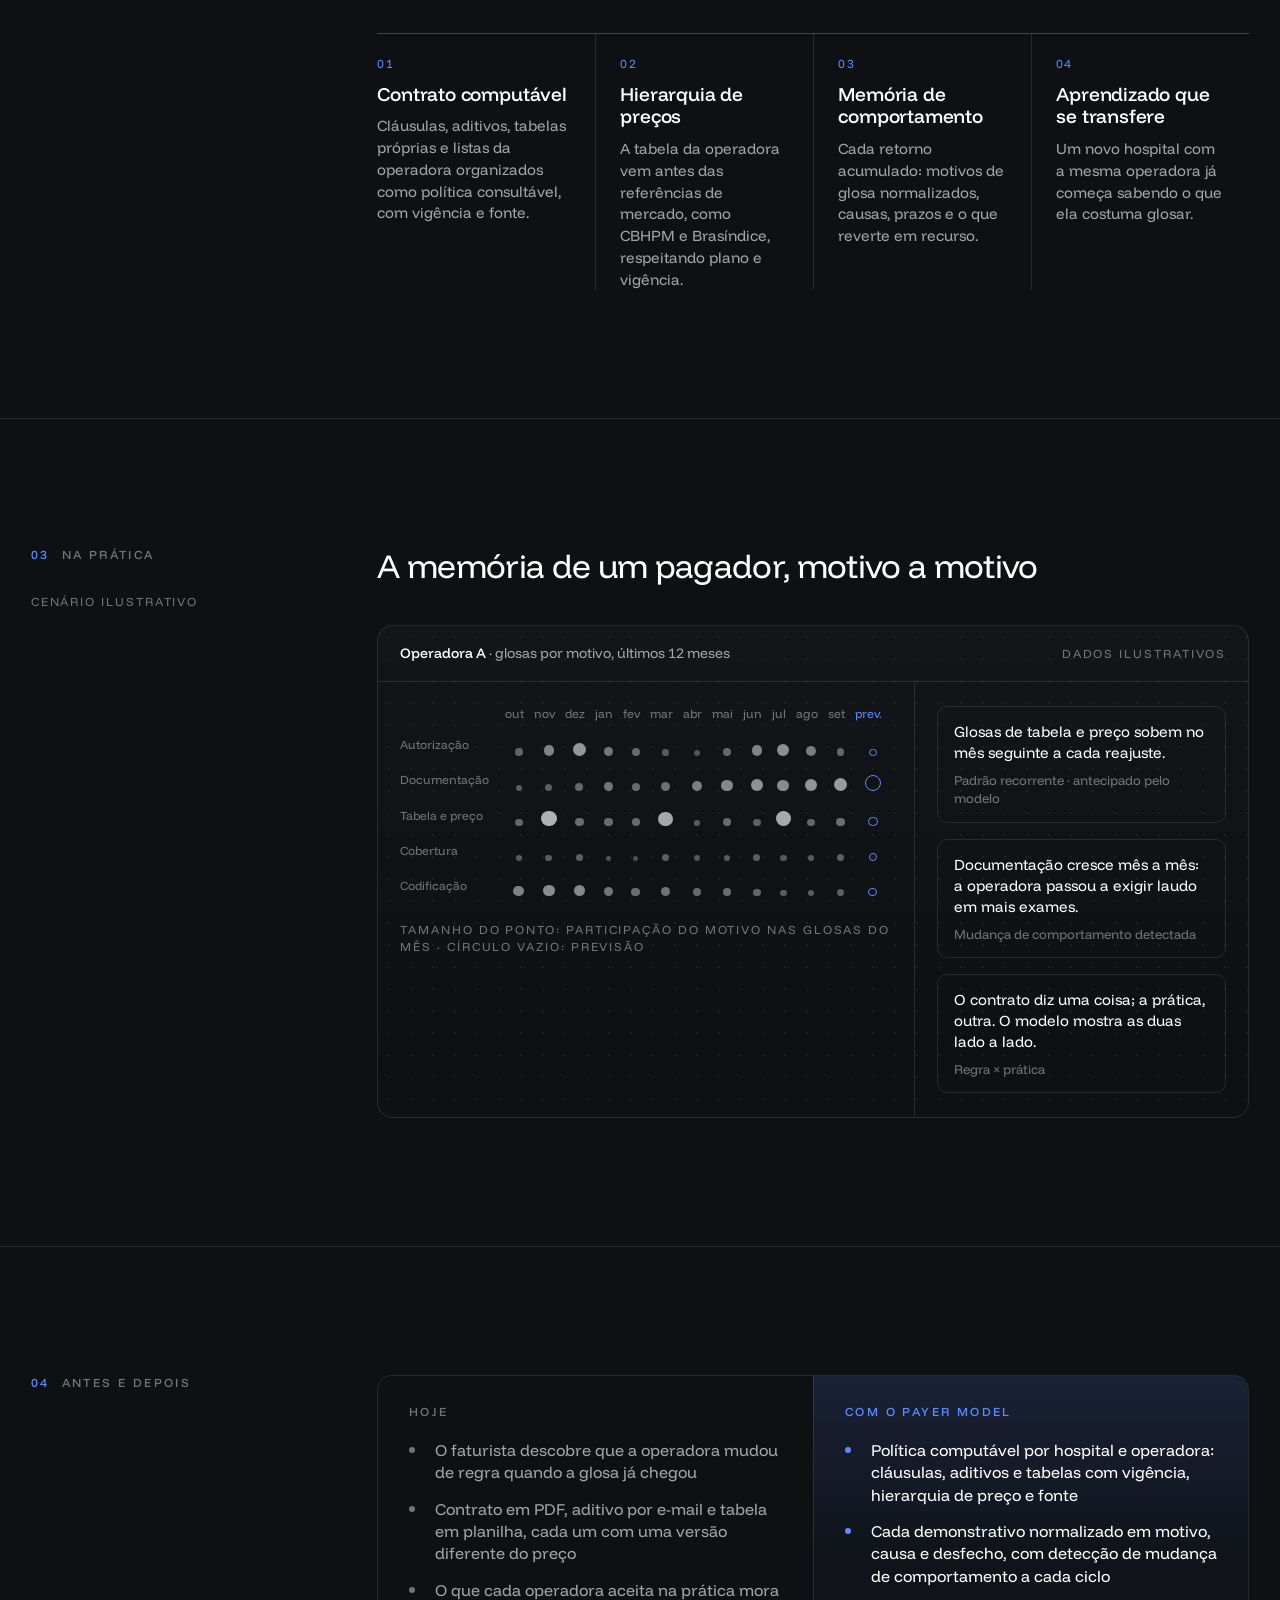
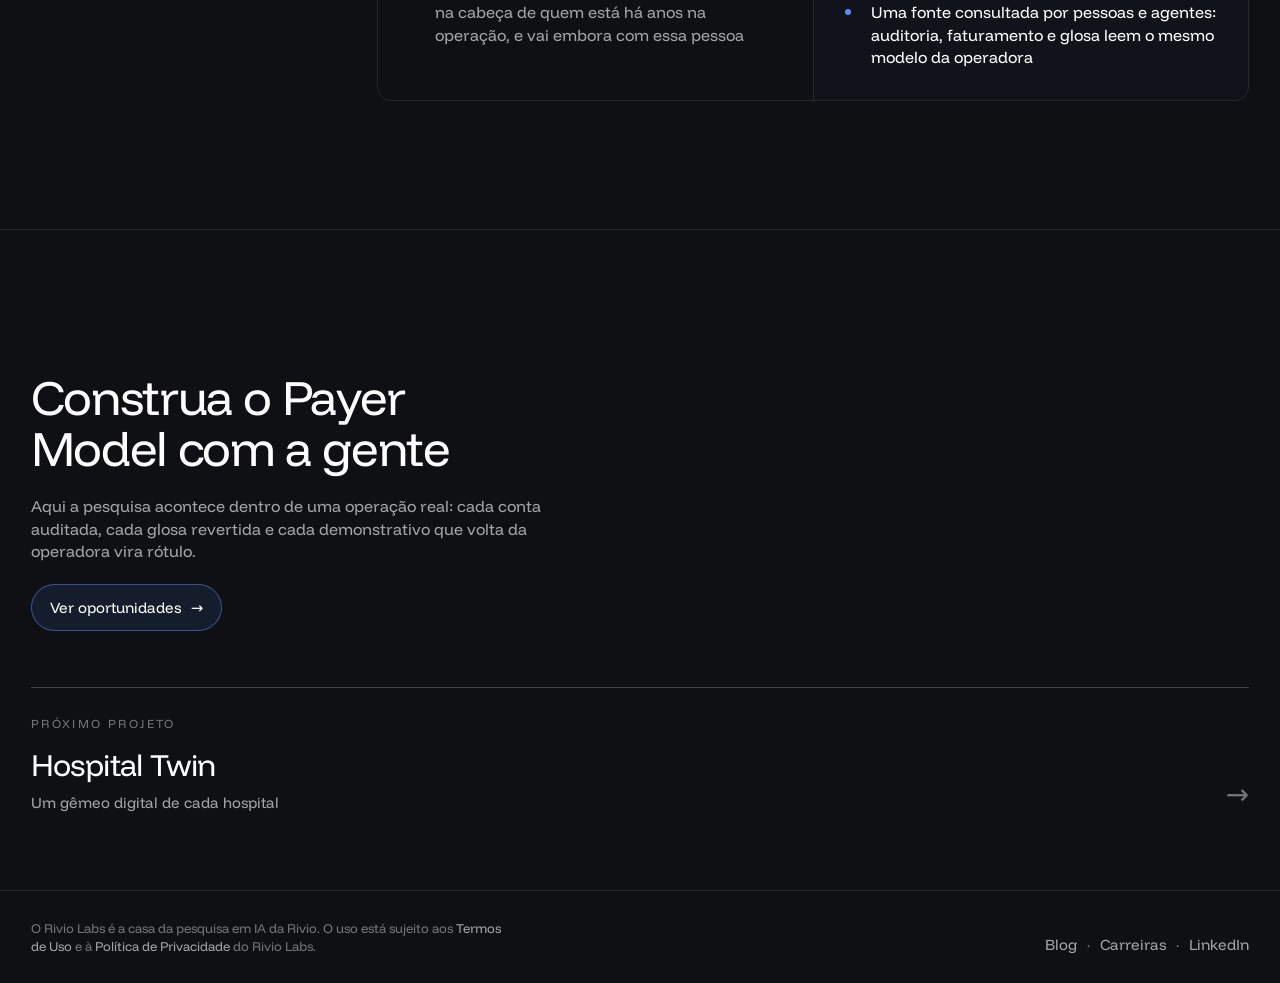
<file: payer-model/index.html>
<!doctype html>
<html lang="pt-BR">
<head>
<meta charset="utf-8">
<meta name="viewport" content="width=device-width, initial-scale=1, viewport-fit=cover">
<title>Payer Model · Rivio Labs</title>
<meta name="description" content="O Payer Model tece contratos, tabelas de preço e o histórico de cada demonstrativo em uma malha de comportamento por operadora: o que ela aceita, o que glosa, o que exige e o que reverte em recurso.">
<link rel="preconnect" href="https://fonts.googleapis.com">
<link rel="preconnect" href="https://fonts.gstatic.com" crossorigin>
<link rel="stylesheet" href="https://fonts.googleapis.com/css2?family=Funnel+Display:wght@400;500;600&display=swap">
<link rel="stylesheet" href="../assets/base.css">
<link rel="stylesheet" href="../assets/product.css">
</head>
<body class="product" data-project="payer-model" style="--accent: #5B8CFF; --accent-rgb: 91, 140, 255;">
<header class="p-top">
  <a class="brand" href="../" aria-label="Rivio Labs">
    <img src="../assets/rivio.png" alt="Rivio" width="58" height="22">
    <span class="labs">Labs</span>
  </a>
  <nav aria-label="Projetos">
    <ul class="p-index"></ul>
    <a class="p-back" href="../">← Projetos</a>
  </nav>
</header>

<main>
  <section class="hero">
    <canvas data-visual="strata" aria-hidden="true"></canvas>
    <div class="hero-copy">
      <p class="eyebrow">Payer Model</p>
      <h1>O contrato diz uma coisa. A operadora faz outra</h1>
      <p class="lede">O Payer Model tece contratos, tabelas de preço e o histórico de cada demonstrativo em uma malha de comportamento por operadora: o que ela aceita, o que glosa, o que exige e o que reverte em recurso.</p>
      <span class="cue">Role para explorar</span>
    </div>
  </section>

  <section class="section" aria-labelledby="s1">
    <div class="label-col"><p class="label" id="s1"><b>01</b> A tese</p></div>
    <div class="body-col"><p class="statement reveal">No papel, a regra é o contrato. Na prática, cada operadora tem um jeito próprio de aplicá-lo: o que aceita, o que glosa, que documento exige, o que reverte em recurso. Esse conhecimento vive na memória de quem está há anos na operação. <span>O Payer Model converte cada demonstrativo, glosa e recurso em dado, e cada contrato em regra consultável, para que pessoas e agentes saibam o que esperar de cada pagador.</span></p></div>
  </section>

  <section class="section" aria-labelledby="s2">
    <div class="label-col"><p class="label" id="s2"><b>02</b> O que muda</p></div>
    <div class="body-col">
      <h2 class="reveal">O que foi acordado, e o que acontece</h2>
      <ol class="pillars reveal">
        <li><span class="n">01</span><h3>Contrato computável</h3><p>Cláusulas, aditivos, tabelas próprias e listas da operadora organizados como política consultável, com vigência e fonte.</p></li>
        <li><span class="n">02</span><h3>Hierarquia de preços</h3><p>A tabela da operadora vem antes das referências de mercado, como CBHPM e Brasíndice, respeitando plano e vigência.</p></li>
        <li><span class="n">03</span><h3>Memória de comportamento</h3><p>Cada retorno acumulado: motivos de glosa normalizados, causas, prazos e o que reverte em recurso.</p></li>
        <li><span class="n">04</span><h3>Aprendizado que se transfere</h3><p>Um novo hospital com a mesma operadora já começa sabendo o que ela costuma glosar.</p></li>
      </ol>
    </div>
  </section>

  <section class="section" aria-labelledby="s3">
    <div class="label-col"><p class="label" id="s3"><b>03</b> Na prática</p><p class="caption">Cenário ilustrativo</p></div>
    <div class="body-col">
      <h2 class="reveal">A memória de um pagador, motivo a motivo</h2>
      <div class="module m-matrix">
        <div class="module-head"><span><strong>Operadora A</strong> · glosas por motivo, últimos 12 meses</span><span class="caption">Dados ilustrativos</span></div>
        <div class="stage">
          <div class="grid">
            <table>
              <caption class="caption" style="caption-side: bottom; text-align: left; padding-top: 14px;">Tamanho do ponto: participação do motivo nas glosas do mês · Círculo vazio: previsão</caption>
              <thead><tr><th scope="col"><span hidden>Motivo</span></th><th scope="col">out</th><th scope="col">nov</th><th scope="col">dez</th><th scope="col">jan</th><th scope="col">fev</th><th scope="col">mar</th><th scope="col">abr</th><th scope="col">mai</th><th scope="col">jun</th><th scope="col">jul</th><th scope="col">ago</th><th scope="col">set</th><th scope="col" class="fc">prev.</th></tr></thead>
              <tbody></tbody>
            </table>
          </div>
          <div class="side">
            <div class="insight"><p>Glosas de tabela e preço sobem no mês seguinte a cada reajuste.</p><small>Padrão recorrente · antecipado pelo modelo</small></div>
            <div class="insight"><p>Documentação cresce mês a mês: a operadora passou a exigir laudo em mais exames.</p><small>Mudança de comportamento detectada</small></div>
            <div class="insight"><p>O contrato diz uma coisa; a prática, outra. O modelo mostra as duas lado a lado.</p><small>Regra × prática</small></div>
          </div>
        </div>
      </div>
    </div>
  </section>

  <section class="section" aria-labelledby="s4">
    <div class="label-col"><p class="label" id="s4"><b>04</b> Antes e depois</p></div>
    <div class="body-col">
      <div class="compare reveal">
        <div><h3>Hoje</h3><ul>
          <li>O faturista descobre que a operadora mudou de regra quando a glosa já chegou</li>
          <li>Contrato em PDF, aditivo por e-mail e tabela em planilha, cada um com uma versão diferente do preço</li>
          <li>O que cada operadora aceita na prática mora na cabeça de quem está há anos na operação, e vai embora com essa pessoa</li>
        </ul></div>
        <div><h3>Com o Payer Model</h3><ul>
          <li>Política computável por hospital e operadora: cláusulas, aditivos e tabelas com vigência, hierarquia de preço e fonte</li>
          <li>Cada demonstrativo normalizado em motivo, causa e desfecho, com detecção de mudança de comportamento a cada ciclo</li>
          <li>Uma fonte consultada por pessoas e agentes: auditoria, faturamento e glosa leem o mesmo modelo da operadora</li>
        </ul></div>
      </div>
    </div>
  </section>

  <!-- Problemas em aberto: oculto por enquanto. Remova o atributo hidden para voltar a exibir. -->
  <section class="section" aria-labelledby="s5" hidden>
    <div class="label-col"><p class="label" id="s5"><b>05</b> Problemas em aberto</p></div>
    <div class="body-col">
      <h2 class="reveal">O que ainda não está resolvido</h2>
      <ol class="problems reveal">
        <li><h3>Contratos que se contradizem</h3><p>Aditivos que contrariam cláusulas, regras que mudam no tempo e contratos diferentes entre unidades do mesmo hospital.</p></li>
        <li><h3>Regras que ninguém escreveu</h3><p>Aprender o comportamento real a partir de desfechos atrasados, incompletos e enviesados pelo que foi recorrido.</p></li>
        <li><h3>Detectar mudança cedo</h3><p>Um código de glosa novo, um estorno, uma exigência sem aviso: perceber a mudança antes que ela vire perda.</p></li>
        <li><h3>Prever com explicação</h3><p>Toda estimativa de risco precisa vir com o porquê, na linguagem de quem fatura.</p></li>
      </ol>
    </div>
  </section>

  <section class="closing">
    <div class="cta reveal">
      <h2>Construa o Payer Model com a gente</h2>
      <p>Aqui a pesquisa acontece dentro de uma operação real: cada conta auditada, cada glosa revertida e cada demonstrativo que volta da operadora vira rótulo.</p>
      <a class="btn" href="https://rivio-kvsite-v2.pages.dev/carreiras" target="_blank" rel="noopener">Ver oportunidades <span aria-hidden="true">→</span></a>
    </div>
    <a class="next" href="../">Todos os projetos</a>
  </section>
</main>

<footer class="p-foot">
  <p class="fine">O Rivio Labs é a casa da pesquisa em IA da Rivio. O uso está sujeito aos <a href="../#termos">Termos de Uso</a> e à <a href="../#privacidade">Política de Privacidade</a> do Rivio Labs.</p>
  <nav aria-label="Rodapé">
    <ul class="foot-links">
      <li><a href="../#blog">Blog</a></li>
      <li><a href="https://rivio-kvsite-v2.pages.dev/carreiras" target="_blank" rel="noopener">Carreiras</a></li>
      <li><a href="https://www.linkedin.com/company/riviotech/" target="_blank" rel="noopener">LinkedIn</a></li>
    </ul>
  </nav>
</footer>

<script src="../assets/projects.js"></script>
<script src="../assets/product.js"></script>
<script src="../assets/fields.js"></script>
</body>
</html>
</file>
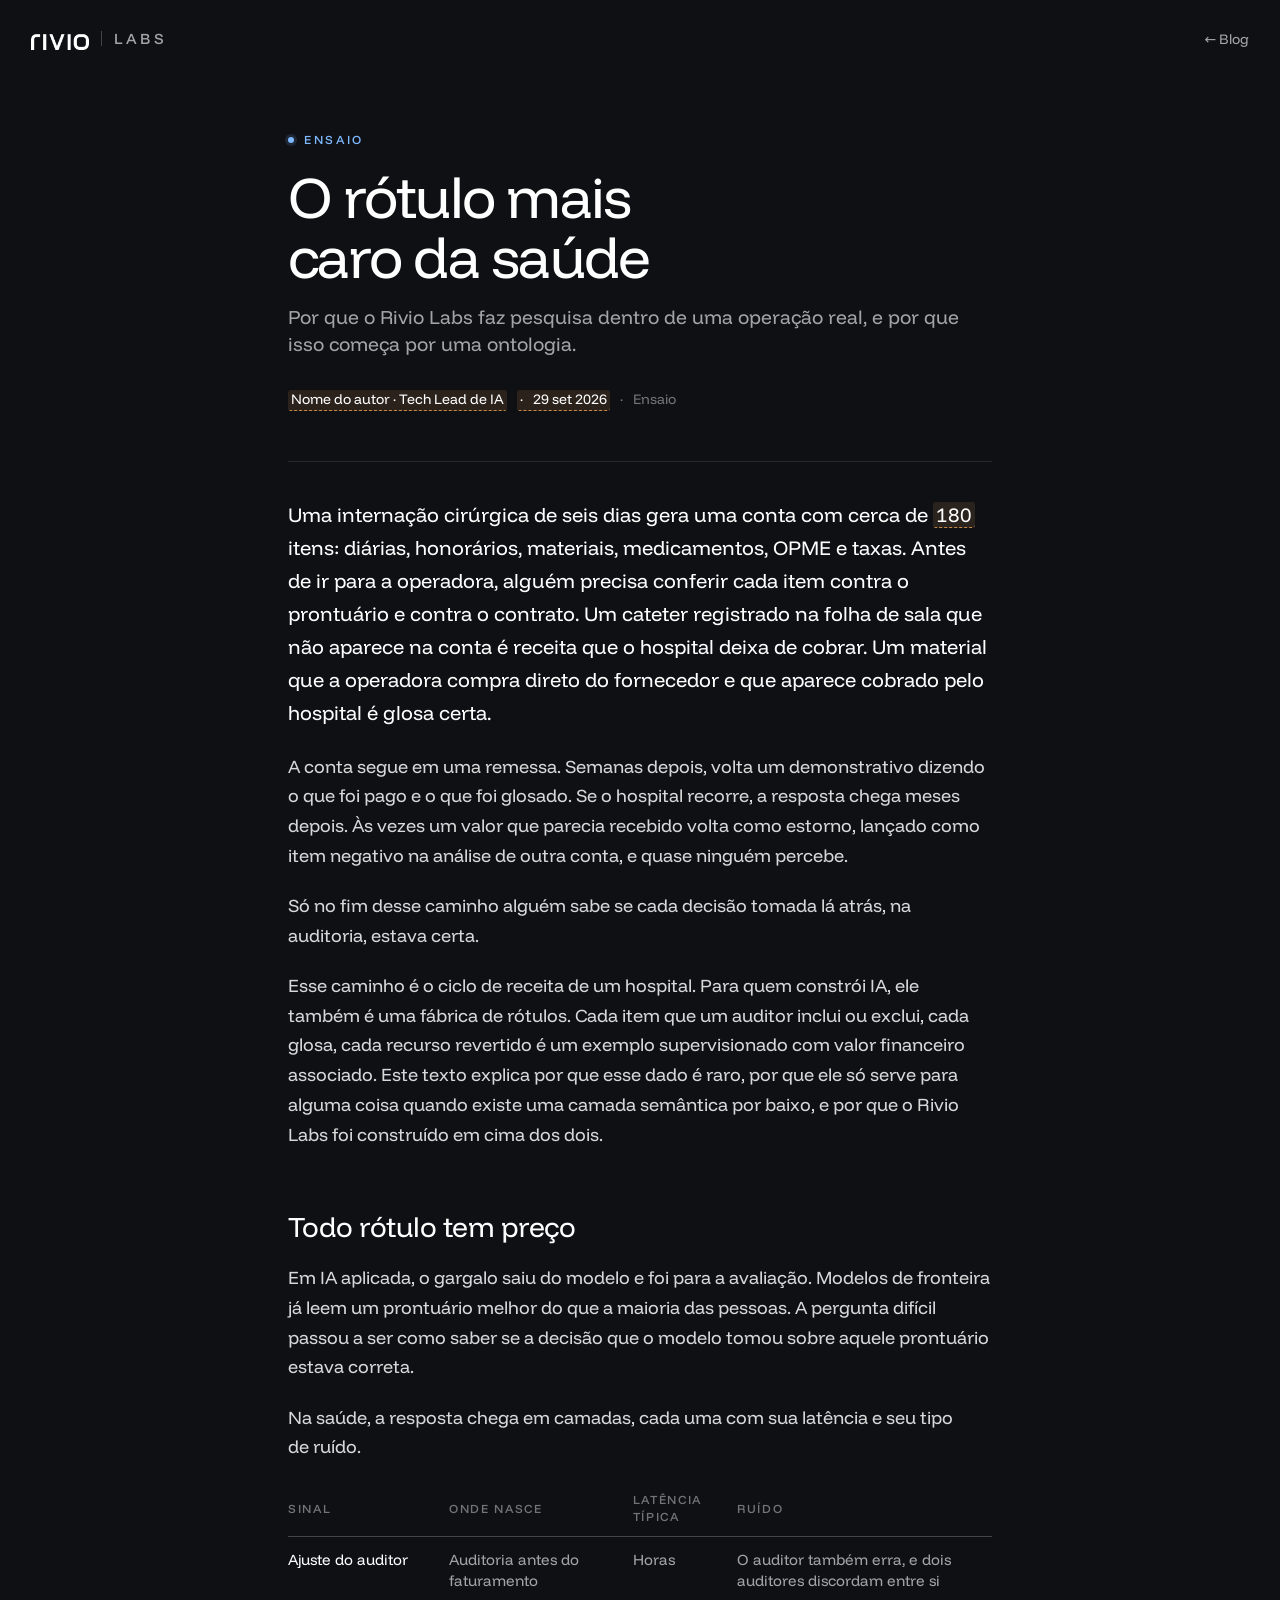
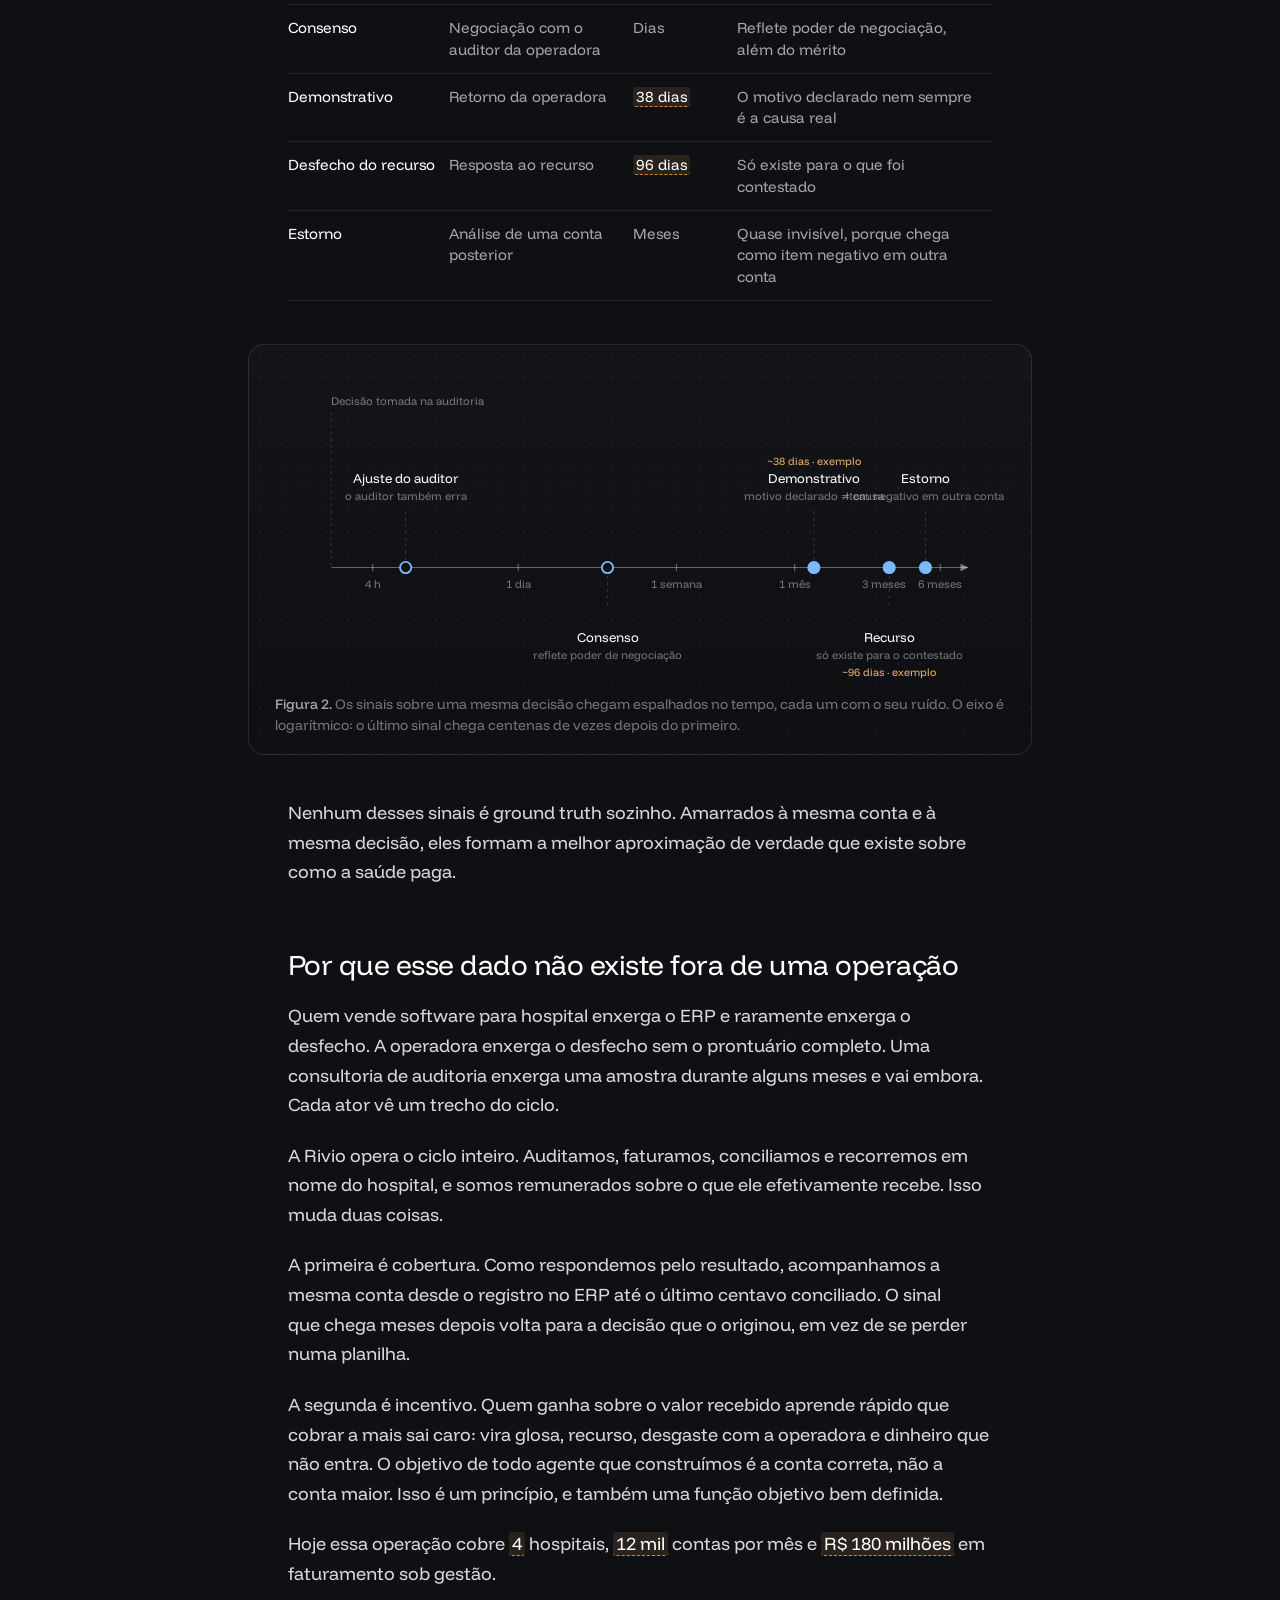
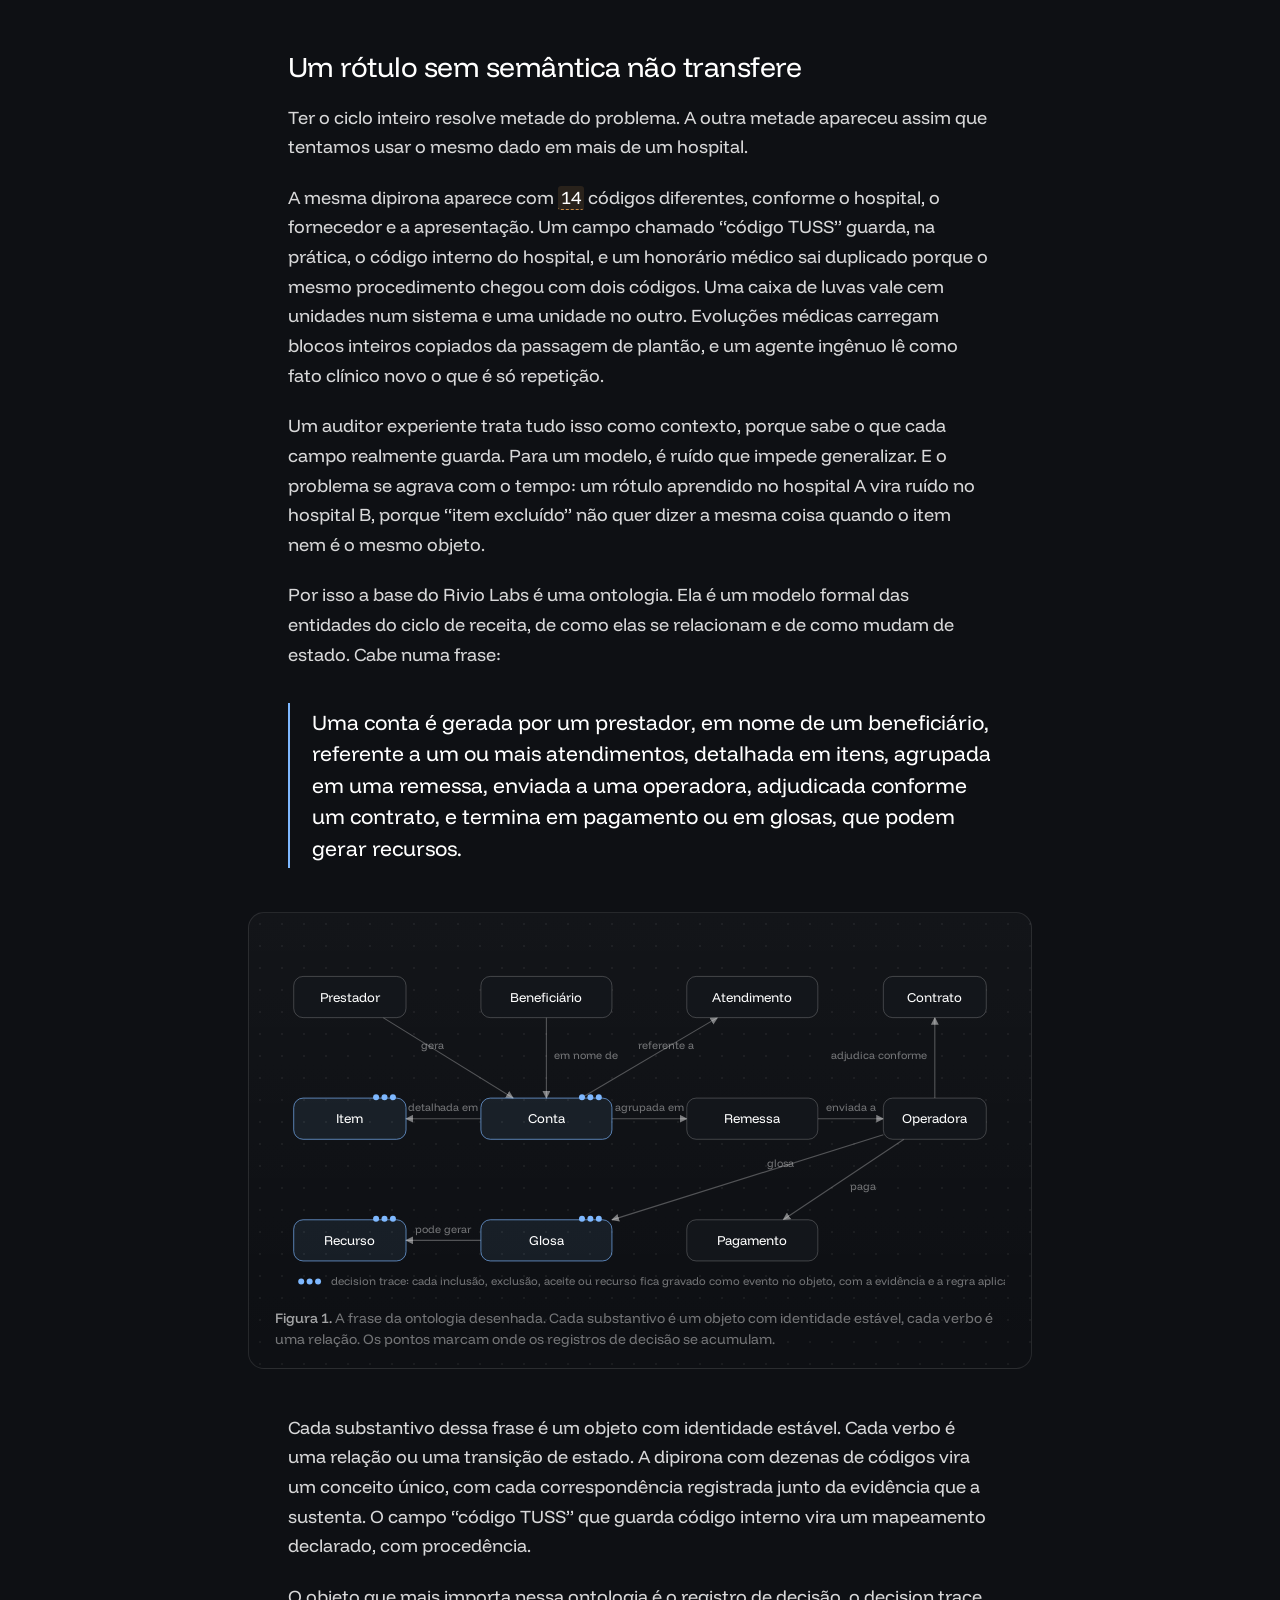
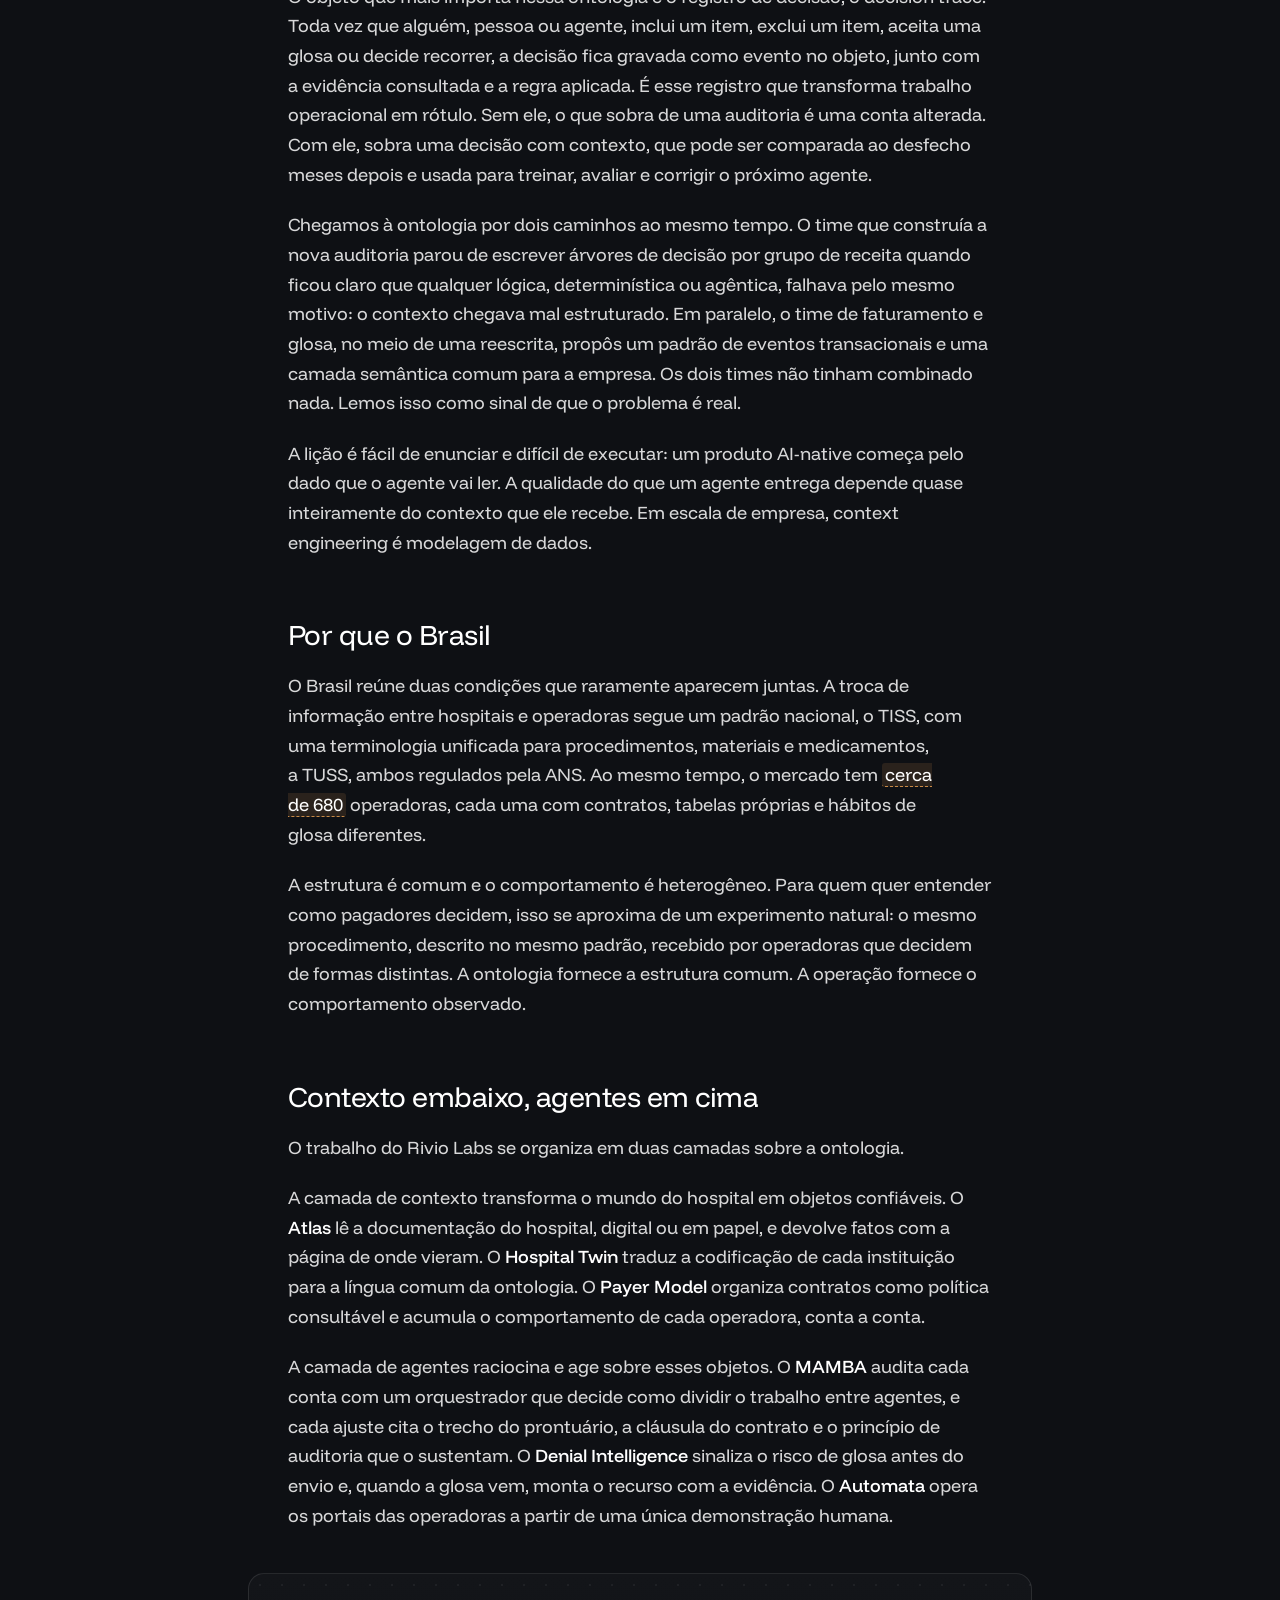
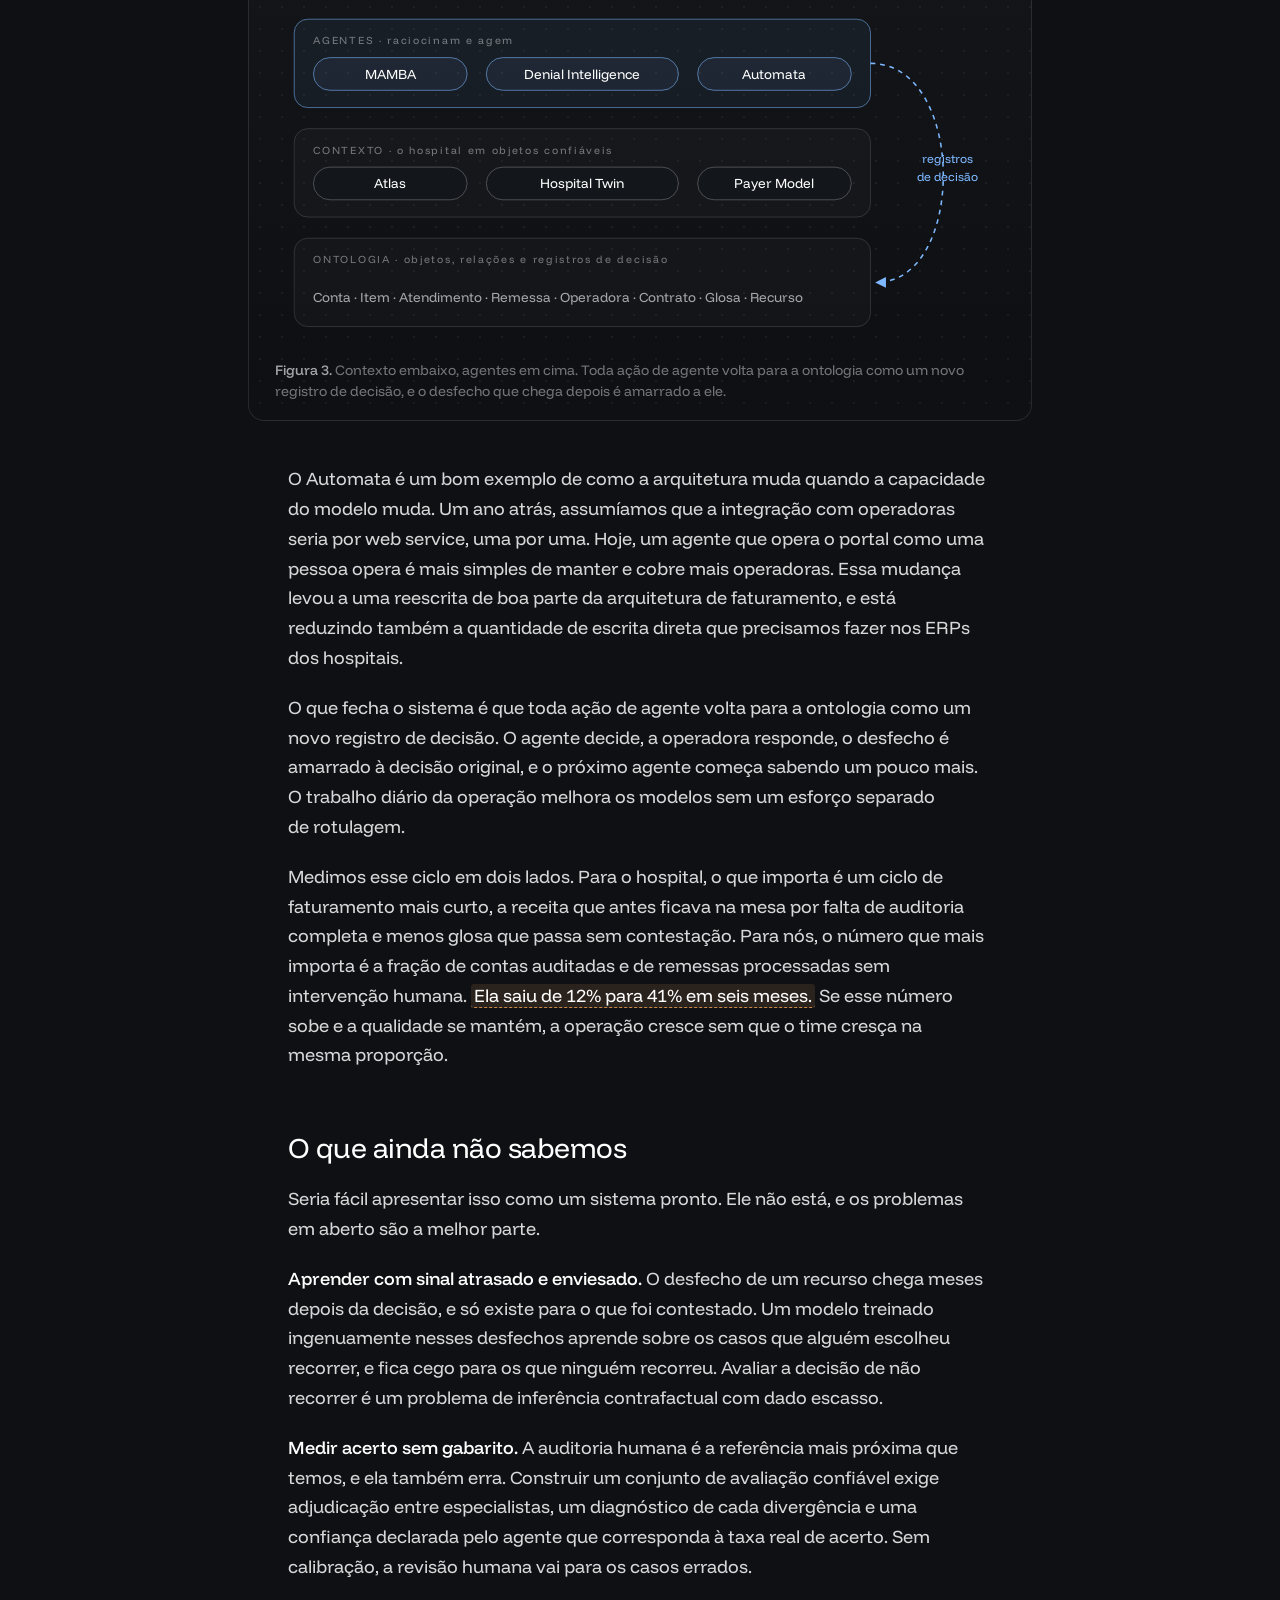
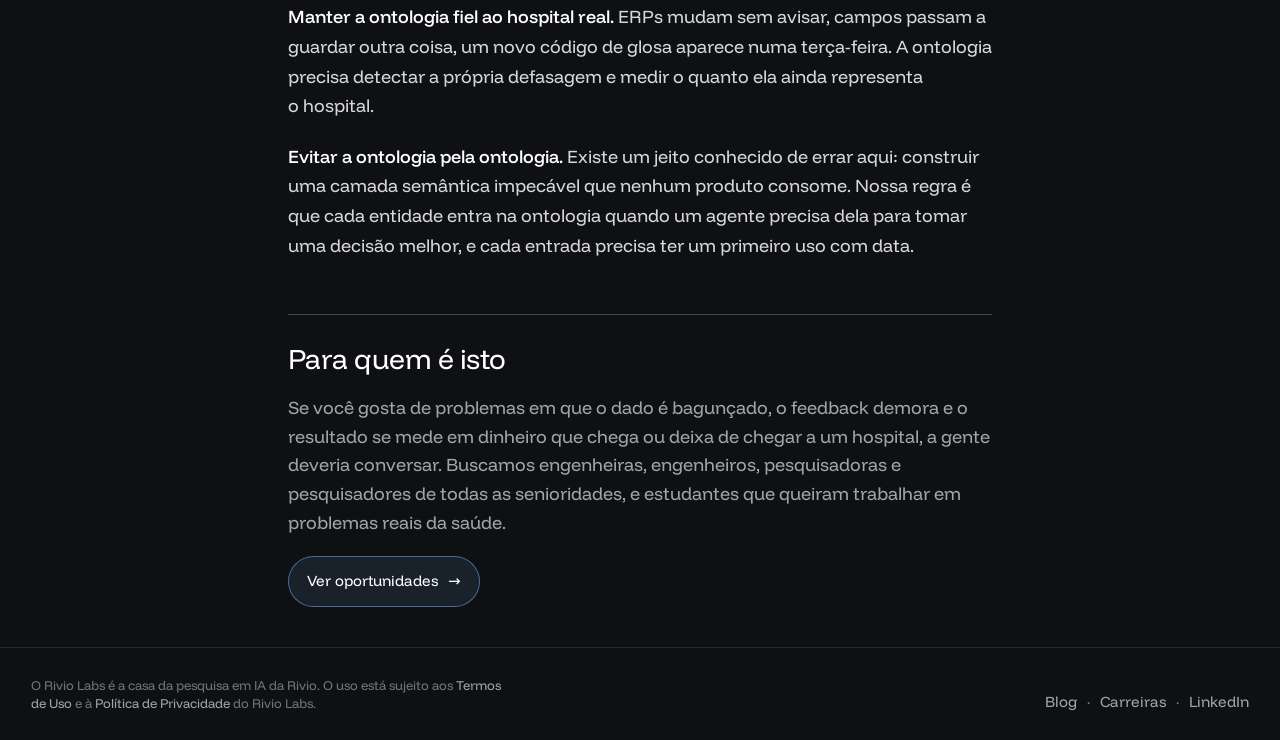
<file: blog/o-rotulo-mais-caro-da-saude/index.html>
<!doctype html>
<html lang="pt-BR">
<head>
<meta charset="utf-8">
<meta name="viewport" content="width=device-width, initial-scale=1, viewport-fit=cover">
<title>O rótulo mais caro da saúde · Rivio Labs</title>
<meta name="description" content="Por que o Rivio Labs faz pesquisa dentro de uma operação real, e por que isso começa por uma ontologia.">
<link rel="preconnect" href="https://fonts.googleapis.com">
<link rel="preconnect" href="https://fonts.gstatic.com" crossorigin>
<link rel="stylesheet" href="https://fonts.googleapis.com/css2?family=Funnel+Display:wght@400;500;600&display=swap">
<link rel="stylesheet" href="../../assets/base.css">
<link rel="stylesheet" href="../../assets/product.css">
<style>
  .post { max-width: 44rem; margin: 0 auto; padding: 132px var(--gutter) 40px; }
  .post-head { display: grid; gap: 18px; padding-bottom: 36px; border-bottom: 1px solid var(--hair); }
  .post-head h1 { margin: 0; font-weight: 400; font-size: clamp(34px, 4.6vw, 58px); line-height: 1.03; letter-spacing: -0.03em; text-wrap: balance; }
  .post-head .dek { margin: 0; font-size: clamp(18px, 1.5vw, 21px); color: var(--ink-2); line-height: 1.4; text-wrap: pretty; }
  .byline { display: flex; flex-wrap: wrap; gap: 6px 10px; color: var(--ink-3); font-size: 14px; }
  .byline span + span::before { content: "·"; margin-right: 10px; }
  .prose { font-size: 18px; line-height: 1.65; color: rgba(255,255,255,0.84); padding-top: 36px; }
  .prose p { margin: 0 0 1.15em; text-wrap: pretty; }
  .prose h2 { margin: 2.2em 0 0.7em; font-weight: 400; font-size: clamp(24px, 2.2vw, 30px); letter-spacing: -0.018em; line-height: 1.15; color: var(--ink); }
  .prose strong { color: var(--ink); font-weight: 500; }
  .prose blockquote { margin: 1.6em 0; padding: 4px 0 4px 22px; border-left: 2px solid var(--accent); font-size: 21px; line-height: 1.5; color: var(--ink); }
  .prose .lead { font-size: 20px; color: var(--ink); }
  .mock { color: var(--ink); background: rgba(240,163,80,0.12); border-bottom: 1px dashed rgba(240,163,80,0.8); padding: 0 3px; border-radius: 3px; cursor: help; }
  .tbl { margin: 1.6em 0; overflow-x: auto; }
  .tbl table { width: 100%; min-width: 560px; border-collapse: collapse; font-size: 15px; line-height: 1.45; }
  .tbl th { text-align: left; font-weight: 500; font-size: 12px; letter-spacing: 0.14em; text-transform: uppercase; color: var(--ink-3); padding: 0 14px 10px 0; border-bottom: 1px solid var(--hair-2); }
  .tbl td { padding: 12px 14px 12px 0; border-bottom: 1px solid var(--hair); color: var(--ink-2); vertical-align: top; }
  .tbl td:first-child { color: var(--ink); white-space: nowrap; }
  .fig { margin: 2.4em -40px; padding: 26px 26px 18px; border: 1px solid var(--hair); border-radius: 16px;
    background: radial-gradient(rgba(255,255,255,0.05) 1px, transparent 1.2px) 0 0 / 22px 22px, linear-gradient(180deg, rgba(255,255,255,0.025), rgba(255,255,255,0)); }
  .fig-scroll { overflow-x: auto; }
  .fig svg { display: block; width: 100%; min-width: 600px; height: auto; font-family: var(--font); }
  .fig figcaption { margin-top: 14px; font-size: 14px; line-height: 1.5; color: var(--ink-3); }
  .fig figcaption b { color: var(--ink-2); font-weight: 500; }
  .fig .e { stroke: rgba(255,255,255,0.28); stroke-width: 1.2; }
  .fig .ah { fill: rgba(255,255,255,0.45); } .fig .ah.acc { fill: var(--accent); }
  .fig .el { fill: var(--ink-3); font-size: 11.5px; }
  .fig .node rect { fill: #13161B; stroke: rgba(255,255,255,0.22); }
  .fig .node text { fill: var(--ink); font-size: 14px; }
  .fig .node.traced rect { stroke: rgba(var(--accent-rgb), 0.7); fill: rgba(var(--accent-rgb), 0.08); }
  .fig .ev { fill: var(--accent); }
  .fig .legend text { fill: var(--ink-3); font-size: 12px; }
  .fig .ax, .fig .tk { stroke: rgba(255,255,255,0.35); stroke-width: 1.2; }
  .fig .tl, .fig .axis-cap { fill: var(--ink-3); font-size: 12px; }
  .fig .stem { stroke: rgba(255,255,255,0.18); stroke-dasharray: 3 4; }
  .fig .sig { fill: var(--bg); stroke: var(--accent); stroke-width: 2; } .fig .sig.late { fill: var(--accent); }
  .fig .sn { fill: var(--ink); font-size: 14px; } .fig .sd { fill: var(--ink-3); font-size: 12px; }
  .fig .sm { fill: #F0B06A; font-size: 11.5px; }
  .fig .band rect { fill: rgba(255,255,255,0.02); stroke: rgba(255,255,255,0.14); }
  .fig .band.agents rect { stroke: rgba(var(--accent-rgb), 0.55); fill: rgba(var(--accent-rgb), 0.06); }
  .fig .band .bl { fill: var(--ink-3); font-size: 11px; letter-spacing: 0.16em; }
  .fig .chipg rect { fill: #13161B; stroke: rgba(255,255,255,0.25); } .fig .chipg text { fill: var(--ink); font-size: 14px; }
  .fig .band.agents .chipg rect { stroke: rgba(var(--accent-rgb), 0.6); }
  .fig .obj { fill: var(--ink-2); font-size: 14px; }
  .fig .loop { fill: none; stroke: var(--accent); stroke-width: 1.6; stroke-dasharray: 5 5; }
  .fig .ll { fill: var(--accent); font-size: 12.5px; }
  .post-cta { margin-top: 3em; padding-top: 28px; border-top: 1px solid var(--hair-2); display: grid; gap: 18px; }
  .post-cta p { margin: 0; font-size: 18px; line-height: 1.6; color: var(--ink-2); }
  .mock-note { margin-top: 28px; font-size: 13px; color: var(--ink-3); }
  @media (max-width: 900px) { .fig { margin-inline: 0; padding: 18px 16px 14px; } }
  @media (max-width: 760px) { .prose { font-size: 17px; } }
</style>
</head>
<body class="product" style="--accent: #7EB8FF; --accent-rgb: 126, 184, 255;">
<header class="p-top">
  <a class="brand" href="../../" aria-label="Rivio Labs">
    <img src="../../assets/rivio.png" alt="Rivio" width="58" height="22">
    <span class="labs">Labs</span>
  </a>
  <nav aria-label="Blog"><a class="p-back" style="display:inline" href="../../#blog">← Blog</a></nav>
</header>

<main class="post">
  <header class="post-head">
    <p class="eyebrow">Ensaio</p>
    <h1>O rótulo mais caro da saúde</h1>
    <p class="dek">Por que o Rivio Labs faz pesquisa dentro de uma operação real, e por que isso começa por uma ontologia.</p>
    <p class="byline"><!-- MOCKUP [AUTOR · cargo] --><span class="mock">Nome do autor · Tech Lead de IA</span><!-- MOCKUP [DATA] --><span class="mock">29 set 2026</span><span>Ensaio</span></p>
  </header>

  <article class="prose">
    <p class="lead">Uma internação cirúrgica de seis dias gera uma conta com cerca de <!-- MOCKUP [DADO: nº médio de itens por conta cirúrgica] --><span class="mock" title="Número de exemplo: nº médio de itens por conta cirúrgica">180</span> itens: diárias, honorários, materiais, medicamentos, OPME e taxas. Antes de ir para a operadora, alguém precisa conferir cada item contra o prontuário e contra o contrato. Um cateter registrado na folha de sala que não aparece na conta é receita que o hospital deixa de cobrar. Um material que a operadora compra direto do fornecedor e que aparece cobrado pelo hospital é glosa certa.</p>
    <p>A conta segue em uma remessa. Semanas depois, volta um demonstrativo dizendo o que foi pago e o que foi glosado. Se o hospital recorre, a resposta chega meses depois. Às vezes um valor que parecia recebido volta como estorno, lançado como item negativo na análise de outra conta, e quase ninguém percebe.</p>
    <p>Só no fim desse caminho alguém sabe se cada decisão tomada lá atrás, na auditoria, estava certa.</p>
    <p>Esse caminho é o ciclo de receita de um hospital. Para quem constrói IA, ele também é uma fábrica de rótulos. Cada item que um auditor inclui ou exclui, cada glosa, cada recurso revertido é um exemplo supervisionado com valor financeiro associado. Este texto explica por que esse dado é raro, por que ele só serve para alguma coisa quando existe uma camada semântica por baixo, e por que o Rivio Labs foi construído em cima dos dois.</p>

    <h2>Todo rótulo tem preço</h2>
    <p>Em IA aplicada, o gargalo saiu do modelo e foi para a avaliação. Modelos de fronteira já leem um prontuário melhor do que a maioria das pessoas. A pergunta difícil passou a ser como saber se a decisão que o modelo tomou sobre aquele prontuário estava correta.</p>
    <p>Na saúde, a resposta chega em camadas, cada uma com sua latência e seu tipo de ruído.</p>
    <div class="tbl reveal"><table>
      <thead><tr><th>Sinal</th><th>Onde nasce</th><th>Latência típica</th><th>Ruído</th></tr></thead>
      <tbody>
        <tr><td>Ajuste do auditor</td><td>Auditoria antes do faturamento</td><td>Horas</td><td>O auditor também erra, e dois auditores discordam entre si</td></tr>
        <tr><td>Consenso</td><td>Negociação com o auditor da operadora</td><td>Dias</td><td>Reflete poder de negociação, além do mérito</td></tr>
        <tr><td>Demonstrativo</td><td>Retorno da operadora</td><td><!-- MOCKUP [DADO: mediana em dias até o demonstrativo] --><span class="mock" title="Número de exemplo: mediana em dias até o demonstrativo">38 dias</span></td><td>O motivo declarado nem sempre é a causa real</td></tr>
        <tr><td>Desfecho do recurso</td><td>Resposta ao recurso</td><td><!-- MOCKUP [DADO: mediana em dias até a resposta do recurso] --><span class="mock" title="Número de exemplo: mediana em dias até a resposta do recurso">96 dias</span></td><td>Só existe para o que foi contestado</td></tr>
        <tr><td>Estorno</td><td>Análise de uma conta posterior</td><td>Meses</td><td>Quase invisível, porque chega como item negativo em outra conta</td></tr>
      </tbody>
    </table></div>
<figure class="fig reveal">
  <div class="fig-scroll"><svg viewBox="0 0 780 330" role="img" aria-labelledby="f2t">
    <title id="f2t">Quando cada sinal sobre uma decisão de auditoria chega, em escala logarítmica de tempo</title>
    <text class="axis-cap" x="60" y="36">Decisão tomada na auditoria</text>
    <line class="stem" x1="60" y1="44" x2="60" y2="210"/>
    <line class="ax" x1="60" y1="210" x2="740" y2="210" marker-end="url(#arr2)"/>
    <defs><marker id="arr2" viewBox="0 0 10 10" refX="9" refY="5" markerWidth="7" markerHeight="7" orient="auto"><path d="M0 0 L10 5 L0 10 z" class="ah"/></marker></defs>
    <line class="tk" x1="104.4" y1="206" x2="104.4" y2="214"/><text class="tl" x="104.4" y="232" text-anchor="middle">4 h</text><line class="tk" x1="259.9" y1="206" x2="259.9" y2="214"/><text class="tl" x="259.9" y="232" text-anchor="middle">1 dia</text><line class="tk" x1="428.9" y1="206" x2="428.9" y2="214"/><text class="tl" x="428.9" y="232" text-anchor="middle">1 semana</text><line class="tk" x1="555.3" y1="206" x2="555.3" y2="214"/><text class="tl" x="555.3" y="232" text-anchor="middle">1 mês</text><line class="tk" x1="650.7" y1="206" x2="650.7" y2="214"/><text class="tl" x="650.7" y="232" text-anchor="middle">3 meses</text><line class="tk" x1="710.9" y1="206" x2="710.9" y2="214"/><text class="tl" x="710.9" y="232" text-anchor="middle">6 meses</text><line class="stem" x1="139.6" y1="150" x2="139.6" y2="210"/><circle class="sig" cx="139.6" cy="210" r="6"/><text class="sn" x="139.6" y="120" text-anchor="middle">Ajuste do auditor</text><text class="sd" x="139.6" y="138" text-anchor="middle">o auditor também erra</text><line class="stem" x1="355.3" y1="250" x2="355.3" y2="210"/><circle class="sig" cx="355.3" cy="210" r="6"/><text class="sn" x="355.3" y="290" text-anchor="middle">Consenso</text><text class="sd" x="355.3" y="308" text-anchor="middle">reflete poder de negociação</text><line class="stem" x1="575.8" y1="150" x2="575.8" y2="210"/><circle class="sig late" cx="575.8" cy="210" r="6"/><text class="sn" x="575.8" y="120" text-anchor="middle">Demonstrativo</text><text class="sd" x="575.8" y="138" text-anchor="middle">motivo declarado ≠ causa</text><!-- MOCKUP [DADO: mediana em dias até o demonstrativo] --><text class="sm" x="575.8" y="100" text-anchor="middle">~38 dias · exemplo</text><line class="stem" x1="656.3" y1="250" x2="656.3" y2="210"/><circle class="sig late" cx="656.3" cy="210" r="6"/><text class="sn" x="656.3" y="290" text-anchor="middle">Recurso</text><text class="sd" x="656.3" y="308" text-anchor="middle">só existe para o contestado</text><!-- MOCKUP [DADO: mediana em dias até a resposta do recurso] --><text class="sm" x="656.3" y="326" text-anchor="middle">~96 dias · exemplo</text><line class="stem" x1="695.0" y1="150" x2="695.0" y2="210"/><circle class="sig late" cx="695.0" cy="210" r="6"/><text class="sn" x="695.0" y="120" text-anchor="middle">Estorno</text><text class="sd" x="695.0" y="138" text-anchor="middle">item negativo em outra conta</text>
  </svg></div>
  <figcaption><b>Figura 2.</b> Os sinais sobre uma mesma decisão chegam espalhados no tempo, cada um com o seu ruído. O eixo é logarítmico: o último sinal chega centenas de vezes depois do primeiro.</figcaption>
</figure>
    <p>Nenhum desses sinais é ground truth sozinho. Amarrados à mesma conta e à mesma decisão, eles formam a melhor aproximação de verdade que existe sobre como a saúde paga.</p>

    <h2>Por que esse dado não existe fora de uma operação</h2>
    <p>Quem vende software para hospital enxerga o ERP e raramente enxerga o desfecho. A operadora enxerga o desfecho sem o prontuário completo. Uma consultoria de auditoria enxerga uma amostra durante alguns meses e vai embora. Cada ator vê um trecho do ciclo.</p>
    <p>A Rivio opera o ciclo inteiro. Auditamos, faturamos, conciliamos e recorremos em nome do hospital, e somos remunerados sobre o que ele efetivamente recebe. Isso muda duas coisas.</p>
    <p>A primeira é cobertura. Como respondemos pelo resultado, acompanhamos a mesma conta desde o registro no ERP até o último centavo conciliado. O sinal que chega meses depois volta para a decisão que o originou, em vez de se perder numa planilha.</p>
    <p>A segunda é incentivo. Quem ganha sobre o valor recebido aprende rápido que cobrar a mais sai caro: vira glosa, recurso, desgaste com a operadora e dinheiro que não entra. O objetivo de todo agente que construímos é a conta correta, não a conta maior. Isso é um princípio, e também uma função objetivo bem definida.</p>
    <p>Hoje essa operação cobre <!-- MOCKUP [DADO: nº de hospitais] --><span class="mock" title="Número de exemplo: nº de hospitais">4</span> hospitais, <!-- MOCKUP [DADO: contas auditadas por mês] --><span class="mock" title="Número de exemplo: contas auditadas por mês">12 mil</span> contas por mês e <!-- MOCKUP [DADO: faturamento sob gestão, em R$/mês] --><span class="mock" title="Número de exemplo: faturamento sob gestão, em R$/mês">R$ 180 milhões</span> em faturamento sob gestão.</p>

    <h2>Um rótulo sem semântica não transfere</h2>
    <p>Ter o ciclo inteiro resolve metade do problema. A outra metade apareceu assim que tentamos usar o mesmo dado em mais de um hospital.</p>
    <p>A mesma dipirona aparece com <!-- MOCKUP [DADO: nº de códigos distintos no Rivio Catalog] --><span class="mock" title="Número de exemplo: nº de códigos distintos no Rivio Catalog">14</span> códigos diferentes, conforme o hospital, o fornecedor e a apresentação. Um campo chamado “código TUSS” guarda, na prática, o código interno do hospital, e um honorário médico sai duplicado porque o mesmo procedimento chegou com dois códigos. Uma caixa de luvas vale cem unidades num sistema e uma unidade no outro. Evoluções médicas carregam blocos inteiros copiados da passagem de plantão, e um agente ingênuo lê como fato clínico novo o que é só repetição.</p>
    <p>Um auditor experiente trata tudo isso como contexto, porque sabe o que cada campo realmente guarda. Para um modelo, é ruído que impede generalizar. E o problema se agrava com o tempo: um rótulo aprendido no hospital A vira ruído no hospital B, porque “item excluído” não quer dizer a mesma coisa quando o item nem é o mesmo objeto.</p>
    <p>Por isso a base do Rivio Labs é uma ontologia. Ela é um modelo formal das entidades do ciclo de receita, de como elas se relacionam e de como mudam de estado. Cabe numa frase:</p>
    <blockquote>Uma conta é gerada por um prestador, em nome de um beneficiário, referente a um ou mais atendimentos, detalhada em itens, agrupada em uma remessa, enviada a uma operadora, adjudicada conforme um contrato, e termina em pagamento ou em glosas, que podem gerar recursos.</blockquote>
<figure class="fig reveal">
  <div class="fig-scroll"><svg viewBox="0 0 780 380" role="img" aria-labelledby="f1t">
    <title id="f1t">Entidades centrais da ontologia do ciclo de receita e os registros de decisão sobre elas</title>
    <defs><marker id="arr" viewBox="0 0 10 10" refX="9" refY="5" markerWidth="7" markerHeight="7" orient="auto-start-reverse"><path d="M0 0 L10 5 L0 10 z" class="ah"/></marker></defs>
    <line class="e" x1="115.5" y1="84.0" x2="254.5" y2="170.0" marker-end="url(#arr)"/><text class="el" x="168.0" y="118.0" text-anchor="middle">gera</text><line class="e" x1="290.0" y1="84.0" x2="290.0" y2="170.0" marker-end="url(#arr)"/><text class="el" x="298.0" y="128.0" text-anchor="start">em nome de</text><line class="e" x1="327.2" y1="170.0" x2="472.8" y2="84.0" marker-end="url(#arr)"/><text class="el" x="418.0" y="118.0" text-anchor="middle">referente a</text><line class="e" x1="220.0" y1="192.0" x2="140.0" y2="192.0" marker-end="url(#arr)"/><text class="el" x="180.0" y="184.0" text-anchor="middle">detalhada em</text><line class="e" x1="360.0" y1="192.0" x2="440.0" y2="192.0" marker-end="url(#arr)"/><text class="el" x="400.0" y="184.0" text-anchor="middle">agrupada em</text><line class="e" x1="580.0" y1="192.0" x2="650.0" y2="192.0" marker-end="url(#arr)"/><text class="el" x="615.0" y="184.0" text-anchor="middle">enviada a</text><line class="e" x1="705.0" y1="170.0" x2="705.0" y2="84.0" marker-end="url(#arr)"/><text class="el" x="697.0" y="128.0" text-anchor="end">adjudica conforme</text><line class="e" x1="672.0" y1="214.0" x2="543.0" y2="300.0" marker-end="url(#arr)"/><text class="el" x="628.0" y="268.0" text-anchor="middle">paga</text><line class="e" x1="650.0" y1="209.2" x2="360.0" y2="300.1" marker-end="url(#arr)"/><text class="el" x="540.0" y="244.0" text-anchor="middle">glosa</text><line class="e" x1="220.0" y1="322.0" x2="140.0" y2="322.0" marker-end="url(#arr)"/><text class="el" x="180.0" y="314.0" text-anchor="middle">pode gerar</text><g class="node"><rect x="20" y="40" width="120" height="44" rx="10"/><text x="80.0" y="67" text-anchor="middle">Prestador</text></g><g class="node"><rect x="220" y="40" width="140" height="44" rx="10"/><text x="290.0" y="67" text-anchor="middle">Beneficiário</text></g><g class="node"><rect x="440" y="40" width="140" height="44" rx="10"/><text x="510.0" y="67" text-anchor="middle">Atendimento</text></g><g class="node"><rect x="650" y="40" width="110" height="44" rx="10"/><text x="705.0" y="67" text-anchor="middle">Contrato</text></g><g class="node traced"><rect x="20" y="170" width="120" height="44" rx="10"/><text x="80.0" y="197" text-anchor="middle">Item</text><circle class="ev" cx="126" cy="169" r="3.2"/><circle class="ev" cx="117" cy="169" r="3.2"/><circle class="ev" cx="108" cy="169" r="3.2"/></g><g class="node traced"><rect x="220" y="170" width="140" height="44" rx="10"/><text x="290.0" y="197" text-anchor="middle">Conta</text><circle class="ev" cx="346" cy="169" r="3.2"/><circle class="ev" cx="337" cy="169" r="3.2"/><circle class="ev" cx="328" cy="169" r="3.2"/></g><g class="node"><rect x="440" y="170" width="140" height="44" rx="10"/><text x="510.0" y="197" text-anchor="middle">Remessa</text></g><g class="node"><rect x="650" y="170" width="110" height="44" rx="10"/><text x="705.0" y="197" text-anchor="middle">Operadora</text></g><g class="node traced"><rect x="20" y="300" width="120" height="44" rx="10"/><text x="80.0" y="327" text-anchor="middle">Recurso</text><circle class="ev" cx="126" cy="299" r="3.2"/><circle class="ev" cx="117" cy="299" r="3.2"/><circle class="ev" cx="108" cy="299" r="3.2"/></g><g class="node traced"><rect x="220" y="300" width="140" height="44" rx="10"/><text x="290.0" y="327" text-anchor="middle">Glosa</text><circle class="ev" cx="346" cy="299" r="3.2"/><circle class="ev" cx="337" cy="299" r="3.2"/><circle class="ev" cx="328" cy="299" r="3.2"/></g><g class="node"><rect x="440" y="300" width="140" height="44" rx="10"/><text x="510.0" y="327" text-anchor="middle">Pagamento</text></g>
    <g class="legend"><circle class="ev" cx="28" cy="366" r="3.2"/><circle class="ev" cx="37" cy="366" r="3.2"/><circle class="ev" cx="46" cy="366" r="3.2"/>
    <text x="60" y="370">decision trace: cada inclusão, exclusão, aceite ou recurso fica gravado como evento no objeto, com a evidência e a regra aplicada</text></g>
  </svg></div>
  <figcaption><b>Figura 1.</b> A frase da ontologia desenhada. Cada substantivo é um objeto com identidade estável, cada verbo é uma relação. Os pontos marcam onde os registros de decisão se acumulam.</figcaption>
</figure>
    <p>Cada substantivo dessa frase é um objeto com identidade estável. Cada verbo é uma relação ou uma transição de estado. A dipirona com dezenas de códigos vira um conceito único, com cada correspondência registrada junto da evidência que a sustenta. O campo “código TUSS” que guarda código interno vira um mapeamento declarado, com procedência.</p>
    <p>O objeto que mais importa nessa ontologia é o registro de decisão, o decision trace. Toda vez que alguém, pessoa ou agente, inclui um item, exclui um item, aceita uma glosa ou decide recorrer, a decisão fica gravada como evento no objeto, junto com a evidência consultada e a regra aplicada. É esse registro que transforma trabalho operacional em rótulo. Sem ele, o que sobra de uma auditoria é uma conta alterada. Com ele, sobra uma decisão com contexto, que pode ser comparada ao desfecho meses depois e usada para treinar, avaliar e corrigir o próximo agente.</p>
    <p>Chegamos à ontologia por dois caminhos ao mesmo tempo. O time que construía a nova auditoria parou de escrever árvores de decisão por grupo de receita quando ficou claro que qualquer lógica, determinística ou agêntica, falhava pelo mesmo motivo: o contexto chegava mal estruturado. Em paralelo, o time de faturamento e glosa, no meio de uma reescrita, propôs um padrão de eventos transacionais e uma camada semântica comum para a empresa. Os dois times não tinham combinado nada. Lemos isso como sinal de que o problema é real.</p>
    <p>A lição é fácil de enunciar e difícil de executar: um produto AI-native começa pelo dado que o agente vai ler. A qualidade do que um agente entrega depende quase inteiramente do contexto que ele recebe. Em escala de empresa, context engineering é modelagem de dados.</p>

    <h2>Por que o Brasil</h2>
    <p>O Brasil reúne duas condições que raramente aparecem juntas. A troca de informação entre hospitais e operadoras segue um padrão nacional, o TISS, com uma terminologia unificada para procedimentos, materiais e medicamentos, a TUSS, ambos regulados pela ANS. Ao mesmo tempo, o mercado tem <!-- MOCKUP [DADO: nº de operadoras ativas, fonte ANS] --><span class="mock" title="Número de exemplo: nº de operadoras ativas, fonte ANS">cerca de 680</span> operadoras, cada uma com contratos, tabelas próprias e hábitos de glosa diferentes.</p>
    <p>A estrutura é comum e o comportamento é heterogêneo. Para quem quer entender como pagadores decidem, isso se aproxima de um experimento natural: o mesmo procedimento, descrito no mesmo padrão, recebido por operadoras que decidem de formas distintas. A ontologia fornece a estrutura comum. A operação fornece o comportamento observado.</p>

    <h2>Contexto embaixo, agentes em cima</h2>
    <p>O trabalho do Rivio Labs se organiza em duas camadas sobre a ontologia.</p>
    <p>A camada de contexto transforma o mundo do hospital em objetos confiáveis. O <strong><a href="../../atlas/">Atlas</a></strong> lê a documentação do hospital, digital ou em papel, e devolve fatos com a página de onde vieram. O <strong><a href="../../hospital-twin/">Hospital Twin</a></strong> traduz a codificação de cada instituição para a língua comum da ontologia. O <strong><a href="../../payer-model/">Payer Model</a></strong> organiza contratos como política consultável e acumula o comportamento de cada operadora, conta a conta.</p>
    <p>A camada de agentes raciocina e age sobre esses objetos. O <strong><a href="../../mamba/">MAMBA</a></strong> audita cada conta com um orquestrador que decide como dividir o trabalho entre agentes, e cada ajuste cita o trecho do prontuário, a cláusula do contrato e o princípio de auditoria que o sustentam. O <strong><a href="../../denial-intelligence/">Denial Intelligence</a></strong> sinaliza o risco de glosa antes do envio e, quando a glosa vem, monta o recurso com a evidência. O <strong><a href="../../automata/">Automata</a></strong> opera os portais das operadoras a partir de uma única demonstração humana.</p>
<figure class="fig reveal">
  <div class="fig-scroll"><svg viewBox="0 0 760 360" role="img" aria-labelledby="f3t">
    <title id="f3t">Camada de agentes sobre a camada de contexto, sobre a ontologia, com os registros de decisão voltando para a base</title>
    <defs><marker id="arr3" viewBox="0 0 10 10" refX="9" refY="5" markerWidth="7" markerHeight="7" orient="auto"><path d="M0 0 L10 5 L0 10 z" class="ah acc"/></marker></defs>
    <g class="band agents"><rect x="20" y="20" width="600" height="92" rx="14"/><text class="bl" x="40" y="46">AGENTES · raciocinam e agem</text>
      <g class="chipg"><rect x="40" y="60" width="160" height="34" rx="17"/><text x="120" y="82" text-anchor="middle">MAMBA</text></g>
      <g class="chipg"><rect x="220" y="60" width="200" height="34" rx="17"/><text x="320" y="82" text-anchor="middle">Denial Intelligence</text></g>
      <g class="chipg"><rect x="440" y="60" width="160" height="34" rx="17"/><text x="520" y="82" text-anchor="middle">Automata</text></g></g>
    <g class="band ctx"><rect x="20" y="134" width="600" height="92" rx="14"/><text class="bl" x="40" y="160">CONTEXTO · o hospital em objetos confiáveis</text>
      <g class="chipg"><rect x="40" y="174" width="160" height="34" rx="17"/><text x="120" y="196" text-anchor="middle">Atlas</text></g>
      <g class="chipg"><rect x="220" y="174" width="200" height="34" rx="17"/><text x="320" y="196" text-anchor="middle">Hospital Twin</text></g>
      <g class="chipg"><rect x="440" y="174" width="160" height="34" rx="17"/><text x="520" y="196" text-anchor="middle">Payer Model</text></g></g>
    <g class="band onto"><rect x="20" y="248" width="600" height="92" rx="14"/><text class="bl" x="40" y="274">ONTOLOGIA · objetos, relações e registros de decisão</text>
      <text class="obj" x="40" y="314">Conta · Item · Atendimento · Remessa · Operadora · Contrato · Glosa · Recurso</text></g>
    <path class="loop" d="M620 66 C 720 66, 720 294, 626 294" marker-end="url(#arr3)"/>
    <text class="ll" x="700" y="170" text-anchor="middle">registros</text><text class="ll" x="700" y="188" text-anchor="middle">de decisão</text>
  </svg></div>
  <figcaption><b>Figura 3.</b> Contexto embaixo, agentes em cima. Toda ação de agente volta para a ontologia como um novo registro de decisão, e o desfecho que chega depois é amarrado a ele.</figcaption>
</figure>
    <p>O Automata é um bom exemplo de como a arquitetura muda quando a capacidade do modelo muda. Um ano atrás, assumíamos que a integração com operadoras seria por web service, uma por uma. Hoje, um agente que opera o portal como uma pessoa opera é mais simples de manter e cobre mais operadoras. Essa mudança levou a uma reescrita de boa parte da arquitetura de faturamento, e está reduzindo também a quantidade de escrita direta que precisamos fazer nos ERPs dos hospitais.</p>
    <p>O que fecha o sistema é que toda ação de agente volta para a ontologia como um novo registro de decisão. O agente decide, a operadora responde, o desfecho é amarrado à decisão original, e o próximo agente começa sabendo um pouco mais. O trabalho diário da operação melhora os modelos sem um esforço separado de rotulagem.</p>
    <p>Medimos esse ciclo em dois lados. Para o hospital, o que importa é um ciclo de faturamento mais curto, a receita que antes ficava na mesa por falta de auditoria completa e menos glosa que passa sem contestação. Para nós, o número que mais importa é a fração de contas auditadas e de remessas processadas sem intervenção humana. <!-- MOCKUP [DADO: share de automação, baseline e atual] --><span class="mock" title="Número de exemplo: share de automação, baseline e atual">Ela saiu de 12% para 41% em seis meses.</span> Se esse número sobe e a qualidade se mantém, a operação cresce sem que o time cresça na mesma proporção.</p>

    <h2>O que ainda não sabemos</h2>
    <p>Seria fácil apresentar isso como um sistema pronto. Ele não está, e os problemas em aberto são a melhor parte.</p>
    <p><strong>Aprender com sinal atrasado e enviesado.</strong> O desfecho de um recurso chega meses depois da decisão, e só existe para o que foi contestado. Um modelo treinado ingenuamente nesses desfechos aprende sobre os casos que alguém escolheu recorrer, e fica cego para os que ninguém recorreu. Avaliar a decisão de não recorrer é um problema de inferência contrafactual com dado escasso.</p>
    <p><strong>Medir acerto sem gabarito.</strong> A auditoria humana é a referência mais próxima que temos, e ela também erra. Construir um conjunto de avaliação confiável exige adjudicação entre especialistas, um diagnóstico de cada divergência e uma confiança declarada pelo agente que corresponda à taxa real de acerto. Sem calibração, a revisão humana vai para os casos errados.</p>
    <p><strong>Manter a ontologia fiel ao hospital real.</strong> ERPs mudam sem avisar, campos passam a guardar outra coisa, um novo código de glosa aparece numa terça-feira. A ontologia precisa detectar a própria defasagem e medir o quanto ela ainda representa o hospital.</p>
    <p><strong>Evitar a ontologia pela ontologia.</strong> Existe um jeito conhecido de errar aqui: construir uma camada semântica impecável que nenhum produto consome. Nossa regra é que cada entidade entra na ontologia quando um agente precisa dela para tomar uma decisão melhor, e cada entrada precisa ter um primeiro uso com data.</p>

    <div class="post-cta">
      <h2 style="margin:0">Para quem é isto</h2>
      <p>Se você gosta de problemas em que o dado é bagunçado, o feedback demora e o resultado se mede em dinheiro que chega ou deixa de chegar a um hospital, a gente deveria conversar. Buscamos engenheiras, engenheiros, pesquisadoras e pesquisadores de todas as senioridades, e estudantes que queiram trabalhar em problemas reais da saúde.</p>
      <a class="btn" href="https://rivio-kvsite-v2.pages.dev/carreiras" target="_blank" rel="noopener">Ver oportunidades <span aria-hidden="true">→</span></a>
    </div>
  </article>
</main>

<footer class="p-foot">
  <p class="fine">O Rivio Labs é a casa da pesquisa em IA da Rivio. O uso está sujeito aos <a href="../../#termos">Termos de Uso</a> e à <a href="../../#privacidade">Política de Privacidade</a> do Rivio Labs.</p>
  <nav aria-label="Rodapé">
    <ul class="foot-links">
      <li><a href="../../#blog">Blog</a></li>
      <li><a href="https://rivio-kvsite-v2.pages.dev/carreiras" target="_blank" rel="noopener">Carreiras</a></li>
      <li><a href="https://www.linkedin.com/company/riviotech/" target="_blank" rel="noopener">LinkedIn</a></li>
    </ul>
  </nav>
</footer>
<script>
  document.documentElement.classList.add("js");
  const io = new IntersectionObserver((es) => es.forEach((e) => { if (e.isIntersecting) { e.target.classList.add("in"); io.unobserve(e.target); } }), { threshold: 0.15 });
  document.querySelectorAll(".reveal").forEach((el) => io.observe(el));
</script>
</body>
</html>
</file>
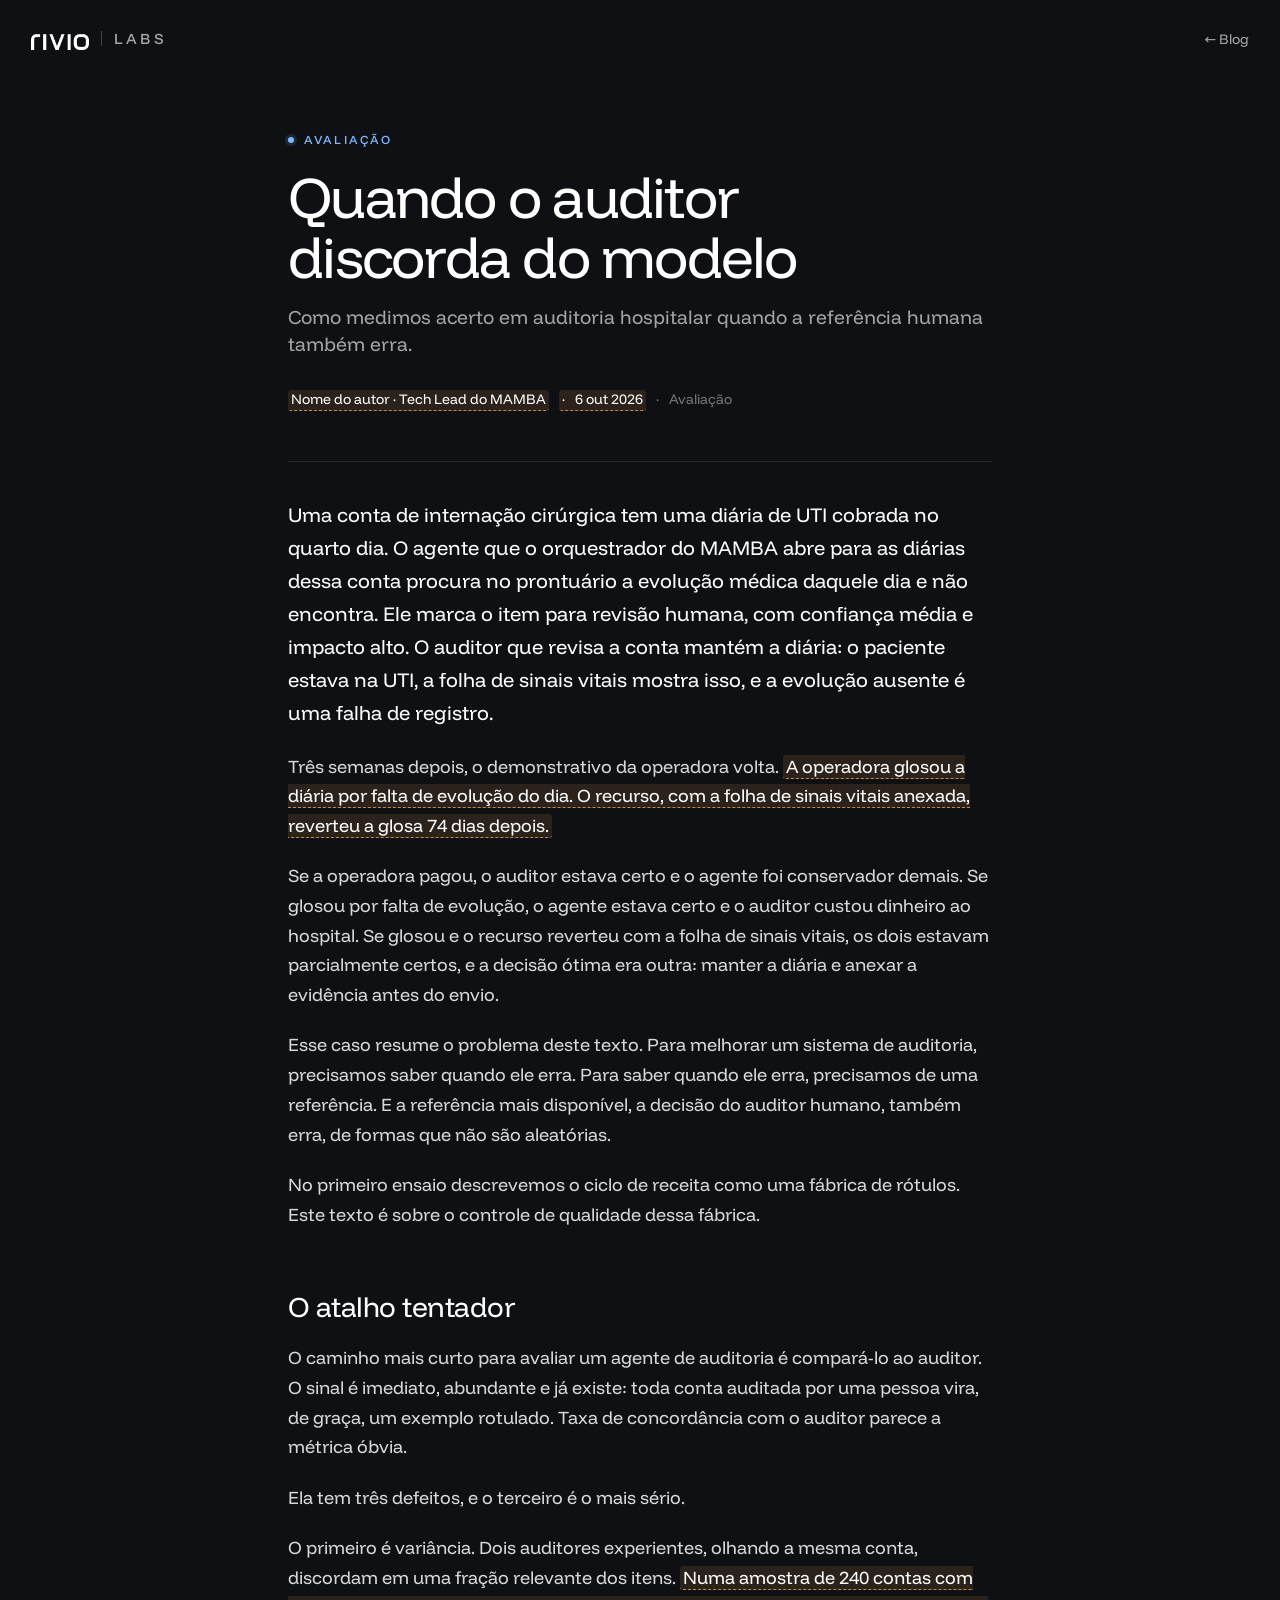
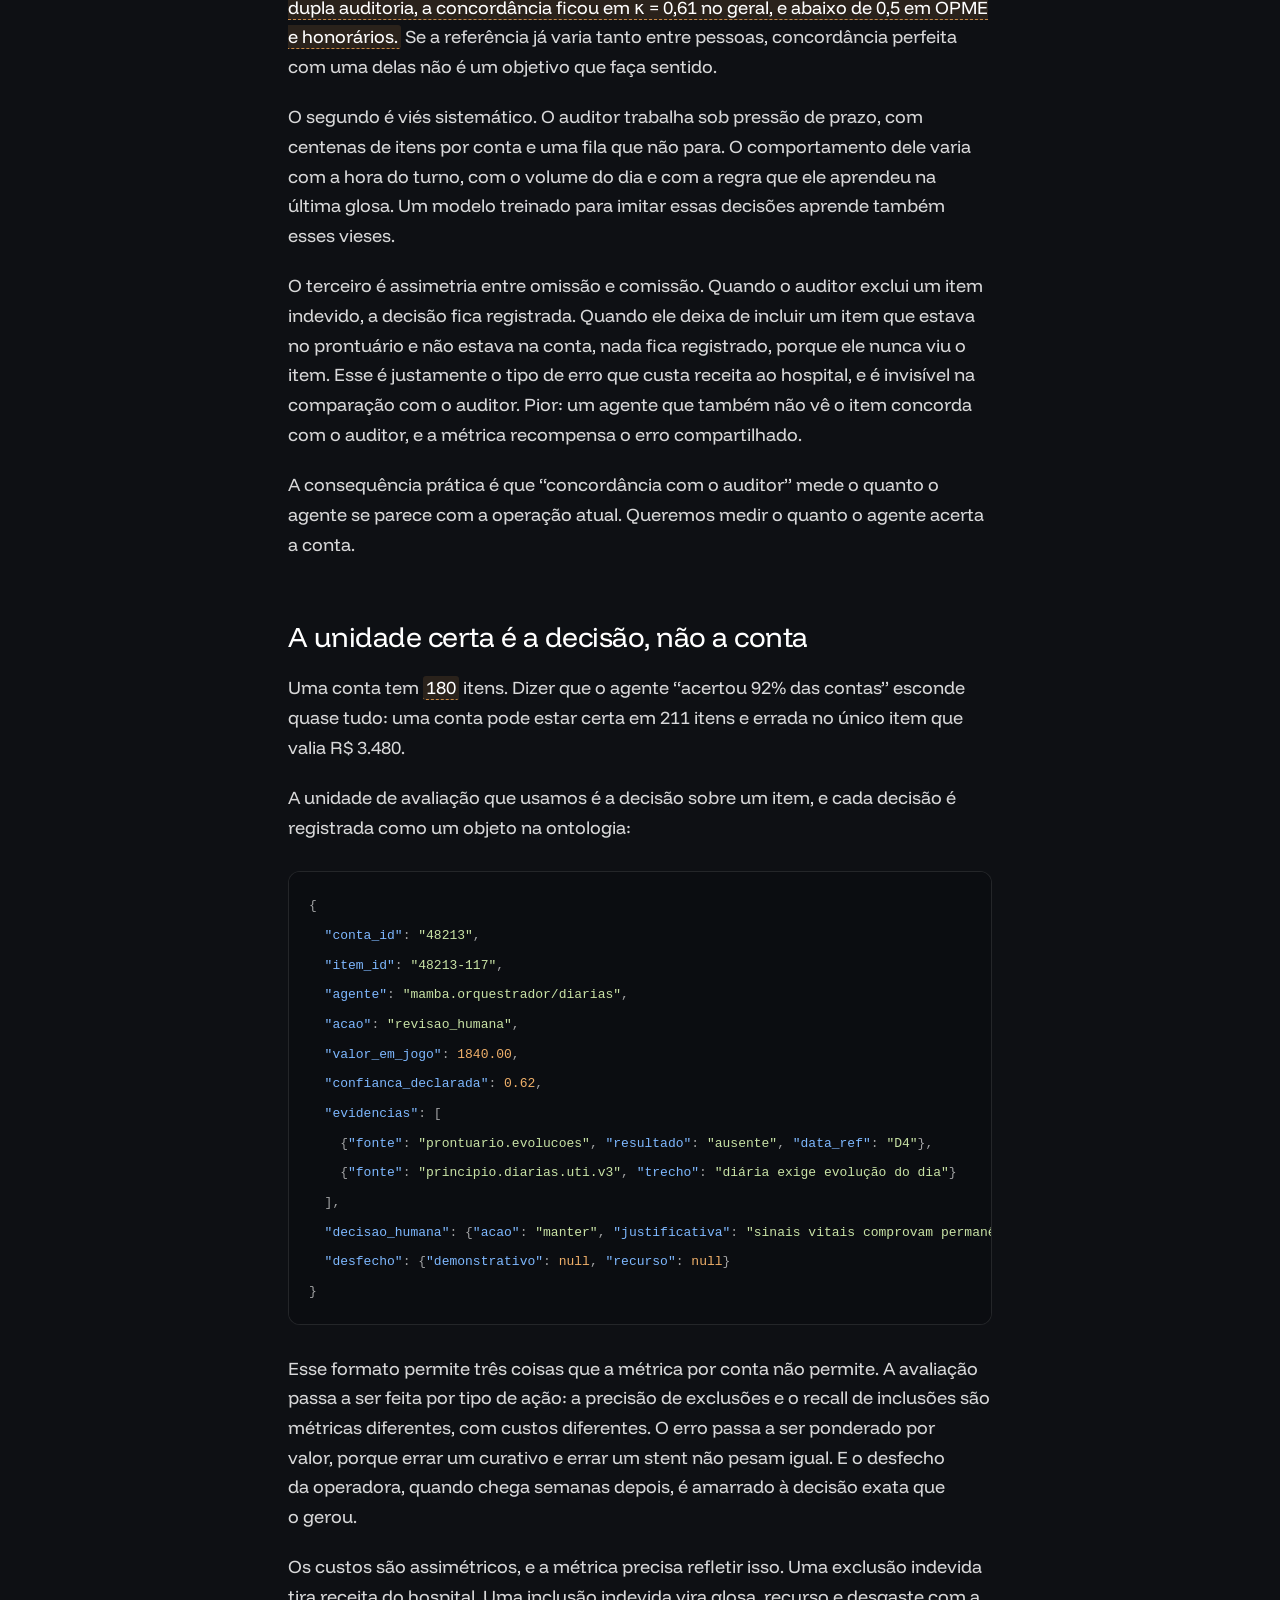
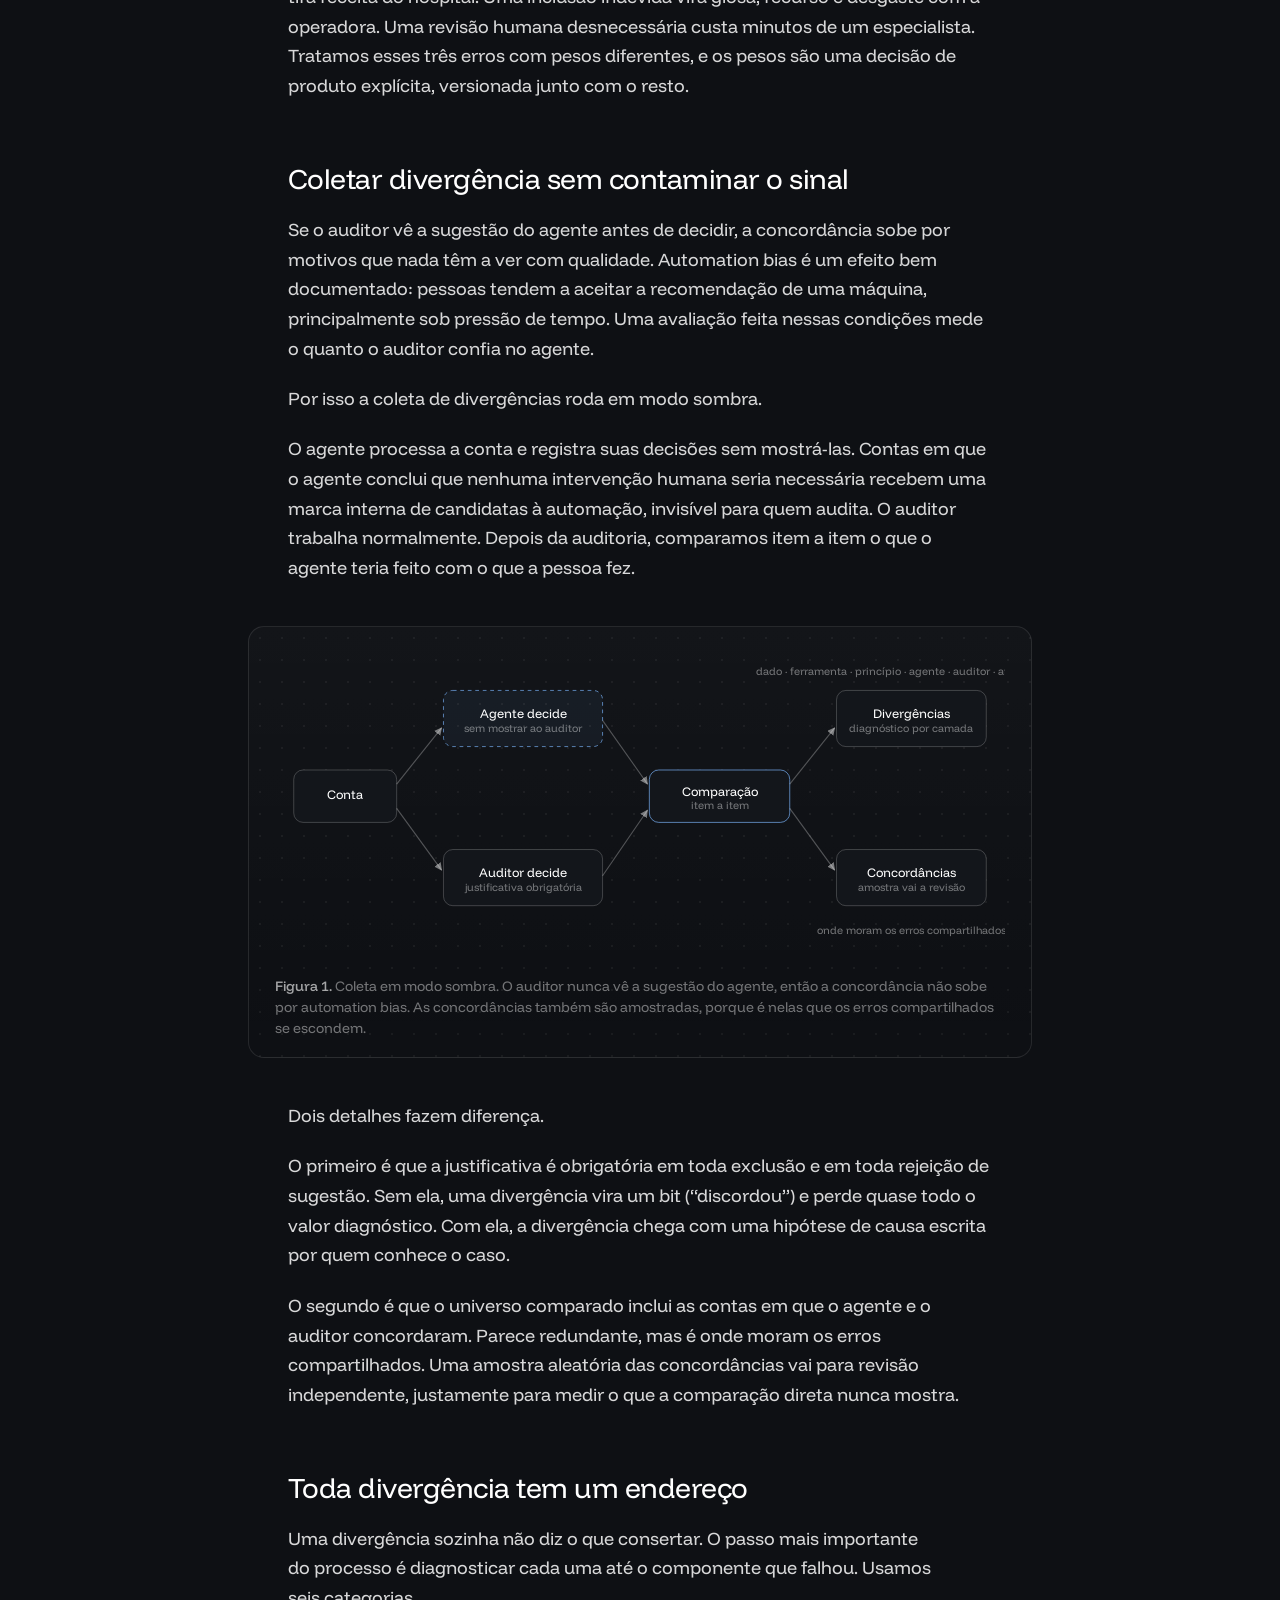
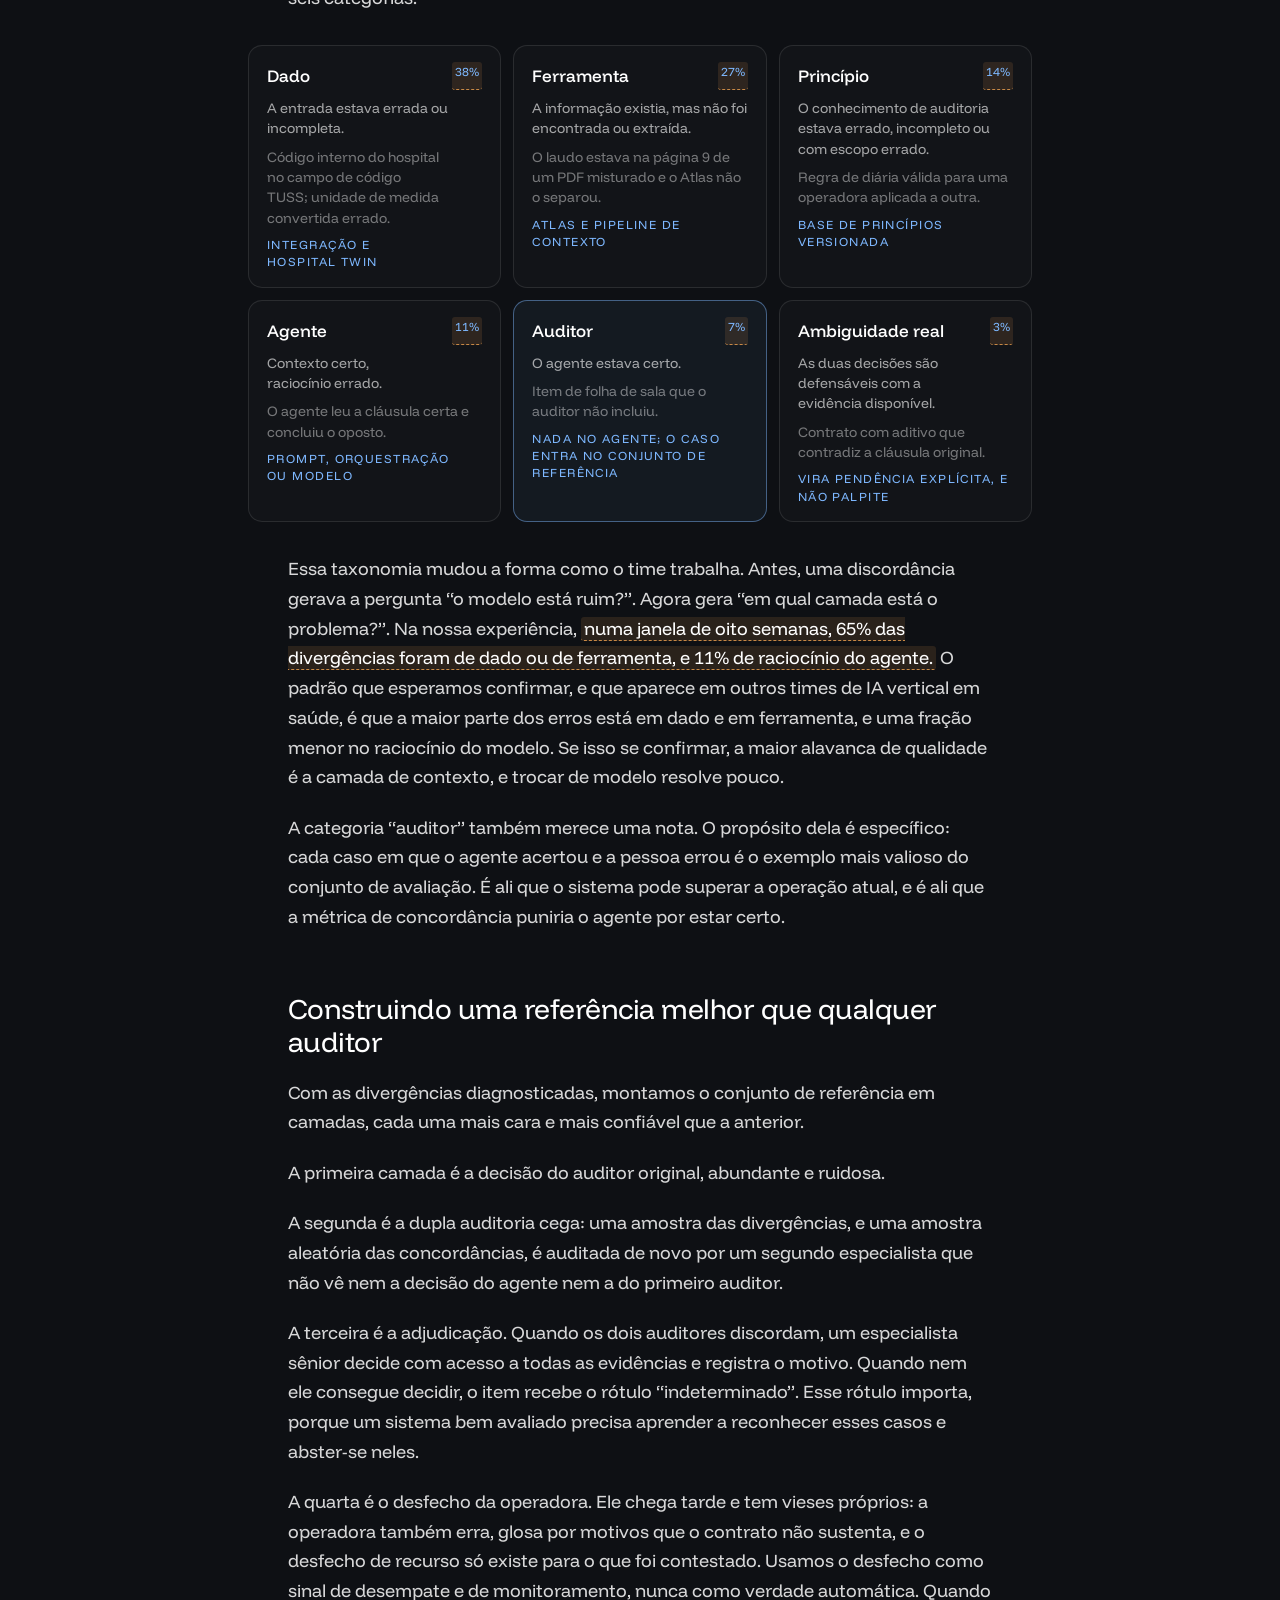
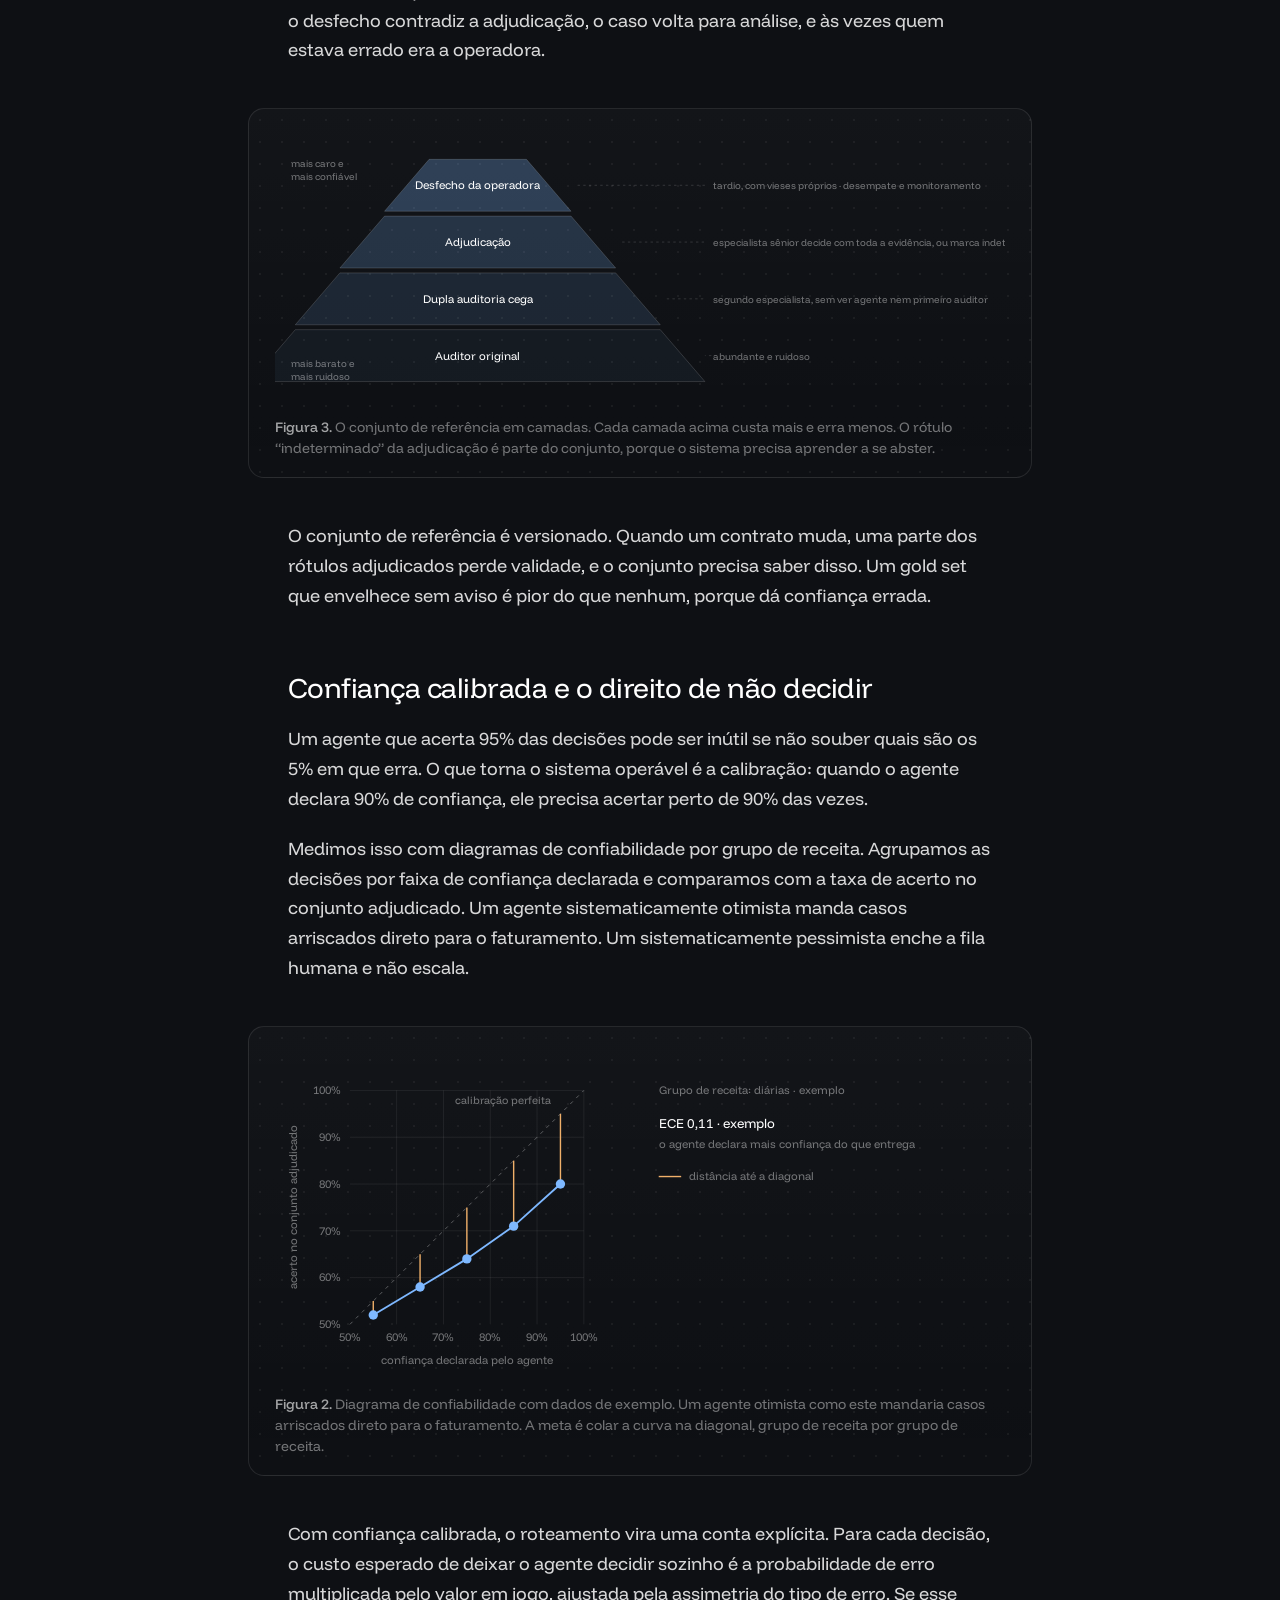
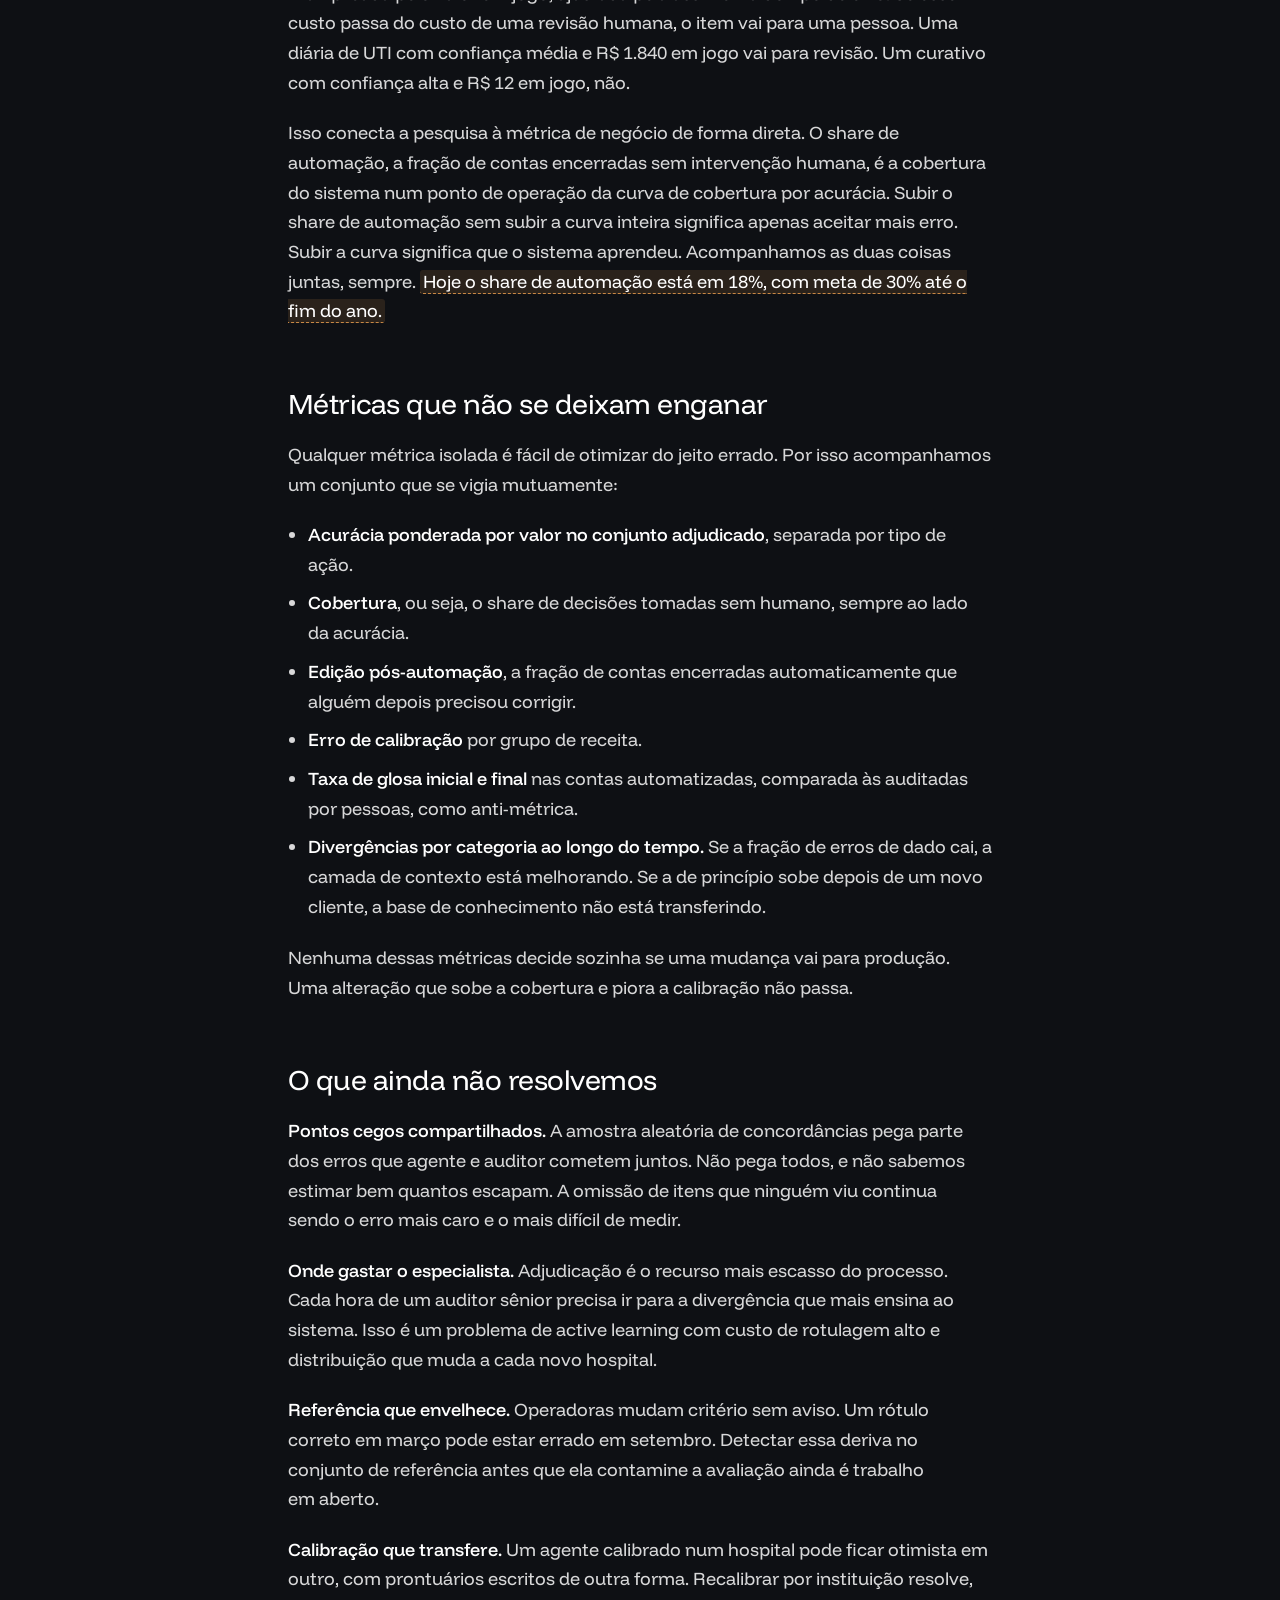
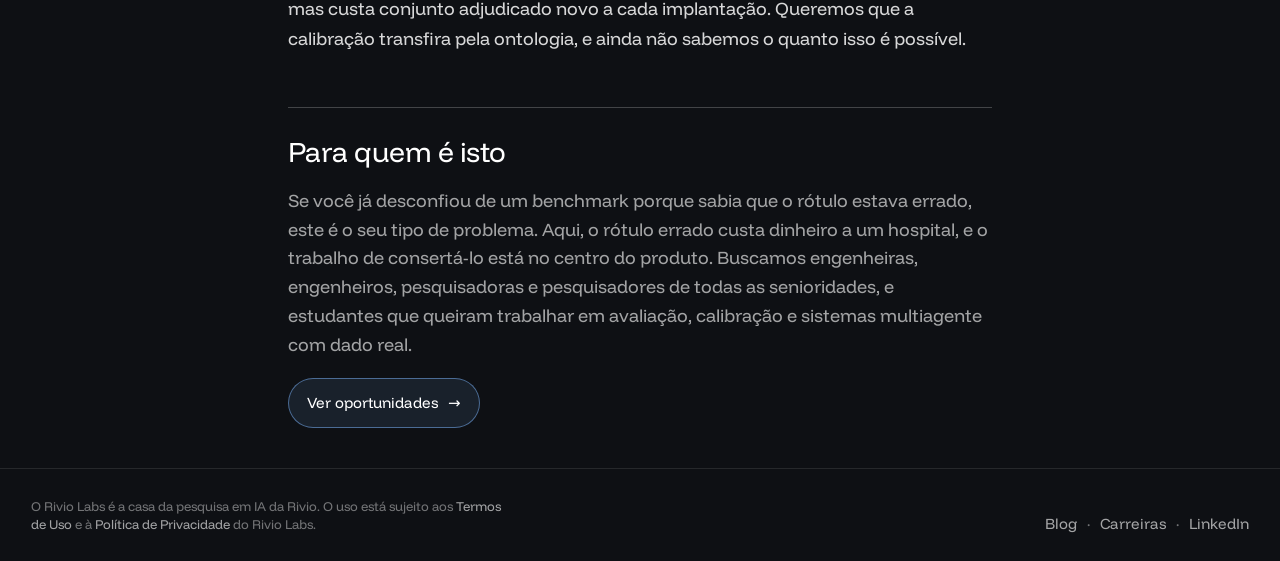
<file: blog/quando-o-auditor-discorda-do-modelo/index.html>
<!doctype html>
<html lang="pt-BR">
<head>
<meta charset="utf-8">
<meta name="viewport" content="width=device-width, initial-scale=1, viewport-fit=cover">
<title>Quando o auditor discorda do modelo · Rivio Labs</title>
<meta name="description" content="Como medimos acerto em auditoria hospitalar quando a referência humana também erra.">
<link rel="preconnect" href="https://fonts.googleapis.com">
<link rel="preconnect" href="https://fonts.gstatic.com" crossorigin>
<link rel="stylesheet" href="https://fonts.googleapis.com/css2?family=Funnel+Display:wght@400;500;600&display=swap">
<link rel="stylesheet" href="../../assets/base.css">
<link rel="stylesheet" href="../../assets/product.css">
<style>
  .post { max-width: 44rem; margin: 0 auto; padding: 132px var(--gutter) 40px; }
  .post-head { display: grid; gap: 18px; padding-bottom: 36px; border-bottom: 1px solid var(--hair); }
  .post-head h1 { margin: 0; font-weight: 400; font-size: clamp(34px, 4.6vw, 58px); line-height: 1.03; letter-spacing: -0.03em; text-wrap: balance; }
  .post-head .dek { margin: 0; font-size: clamp(18px, 1.5vw, 21px); color: var(--ink-2); line-height: 1.4; text-wrap: pretty; }
  .byline { display: flex; flex-wrap: wrap; gap: 6px 10px; color: var(--ink-3); font-size: 14px; }
  .byline span + span::before { content: "·"; margin-right: 10px; }
  .prose { font-size: 18px; line-height: 1.65; color: rgba(255,255,255,0.84); padding-top: 36px; }
  .prose p { margin: 0 0 1.15em; text-wrap: pretty; }
  .prose h2 { margin: 2.2em 0 0.7em; font-weight: 400; font-size: clamp(24px, 2.2vw, 30px); letter-spacing: -0.018em; line-height: 1.15; color: var(--ink); }
  .prose strong { color: var(--ink); font-weight: 500; }
  .prose blockquote { margin: 1.6em 0; padding: 4px 0 4px 22px; border-left: 2px solid var(--accent); font-size: 21px; line-height: 1.5; color: var(--ink); }
  .prose .lead { font-size: 20px; color: var(--ink); }
  .mock { color: var(--ink); background: rgba(240,163,80,0.12); border-bottom: 1px dashed rgba(240,163,80,0.8); padding: 0 3px; border-radius: 3px; cursor: help; }
  .tbl { margin: 1.6em 0; overflow-x: auto; }
  .tbl table { width: 100%; min-width: 560px; border-collapse: collapse; font-size: 15px; line-height: 1.45; }
  .tbl th { text-align: left; font-weight: 500; font-size: 12px; letter-spacing: 0.14em; text-transform: uppercase; color: var(--ink-3); padding: 0 14px 10px 0; border-bottom: 1px solid var(--hair-2); }
  .tbl td { padding: 12px 14px 12px 0; border-bottom: 1px solid var(--hair); color: var(--ink-2); vertical-align: top; }
  .tbl td:first-child { color: var(--ink); white-space: nowrap; }
  .fig { margin: 2.4em -40px; padding: 26px 26px 18px; border: 1px solid var(--hair); border-radius: 16px;
    background: radial-gradient(rgba(255,255,255,0.05) 1px, transparent 1.2px) 0 0 / 22px 22px, linear-gradient(180deg, rgba(255,255,255,0.025), rgba(255,255,255,0)); }
  .fig-scroll { overflow-x: auto; }
  .fig svg { display: block; width: 100%; min-width: 600px; height: auto; font-family: var(--font); }
  .fig figcaption { margin-top: 14px; font-size: 14px; line-height: 1.5; color: var(--ink-3); }
  .fig figcaption b { color: var(--ink-2); font-weight: 500; }
  .fig .e { stroke: rgba(255,255,255,0.28); stroke-width: 1.2; }
  .fig .ah { fill: rgba(255,255,255,0.45); } .fig .ah.acc { fill: var(--accent); }
  .fig .el { fill: var(--ink-3); font-size: 11.5px; }
  .fig .node rect { fill: #13161B; stroke: rgba(255,255,255,0.22); }
  .fig .node text { fill: var(--ink); font-size: 14px; }
  .fig .node.traced rect { stroke: rgba(var(--accent-rgb), 0.7); fill: rgba(var(--accent-rgb), 0.08); }
  .fig .ev { fill: var(--accent); }
  .fig .legend text { fill: var(--ink-3); font-size: 12px; }
  .fig .ax, .fig .tk { stroke: rgba(255,255,255,0.35); stroke-width: 1.2; }
  .fig .tl, .fig .axis-cap { fill: var(--ink-3); font-size: 12px; }
  .fig .stem { stroke: rgba(255,255,255,0.18); stroke-dasharray: 3 4; }
  .fig .sig { fill: var(--bg); stroke: var(--accent); stroke-width: 2; } .fig .sig.late { fill: var(--accent); }
  .fig .sn { fill: var(--ink); font-size: 14px; } .fig .sd { fill: var(--ink-3); font-size: 12px; }
  .fig .sm { fill: #F0B06A; font-size: 11.5px; }
  .fig .band rect { fill: rgba(255,255,255,0.02); stroke: rgba(255,255,255,0.14); }
  .fig .band.agents rect { stroke: rgba(var(--accent-rgb), 0.55); fill: rgba(var(--accent-rgb), 0.06); }
  .fig .band .bl { fill: var(--ink-3); font-size: 11px; letter-spacing: 0.16em; }
  .fig .chipg rect { fill: #13161B; stroke: rgba(255,255,255,0.25); } .fig .chipg text { fill: var(--ink); font-size: 14px; }
  .fig .band.agents .chipg rect { stroke: rgba(var(--accent-rgb), 0.6); }
  .fig .obj { fill: var(--ink-2); font-size: 14px; }
  .fig .loop { fill: none; stroke: var(--accent); stroke-width: 1.6; stroke-dasharray: 5 5; }
  .fig .ll { fill: var(--accent); font-size: 12.5px; }
  .post-cta { margin-top: 3em; padding-top: 28px; border-top: 1px solid var(--hair-2); display: grid; gap: 18px; }
  .post-cta p { margin: 0; font-size: 18px; line-height: 1.6; color: var(--ink-2); }
  .mock-note { margin-top: 28px; font-size: 13px; color: var(--ink-3); }
  @media (max-width: 900px) { .fig { margin-inline: 0; padding: 18px 16px 14px; } }
  @media (max-width: 760px) { .prose { font-size: 17px; } }
</style>
<style>
  .prose pre { margin: 1.6em 0; padding: 18px 20px; border: 1px solid var(--hair); border-radius: 12px; background: #0B0D11; overflow-x: auto; }
  .prose pre code { font-family: var(--mono); font-size: 13px; line-height: 1.6; color: var(--ink-2); }
  .prose pre .k { color: var(--sky); } .prose pre .s { color: #C9E3A6; } .prose pre .n { color: #F0B06A; }
  .prose ul { margin: 0 0 1.2em; padding-left: 1.1em; } .prose li { margin-bottom: 0.5em; }
  .cats { display: grid; grid-template-columns: repeat(3, minmax(0, 1fr)); gap: 12px; margin: 1.8em -40px; }
  .cat { border: 1px solid var(--hair); border-radius: 14px; padding: 16px 18px; display: grid; gap: 8px; align-content: start; background: rgba(255,255,255,0.02); }
  .cat h3 { margin: 0; font-size: 17px; font-weight: 500; color: var(--ink); display: flex; justify-content: space-between; gap: 8px; }
  .cat h3 span { font-size: 12px; color: var(--accent); font-variant-numeric: tabular-nums; font-weight: 400; }
  .cat p { margin: 0; font-size: 14px; line-height: 1.45; color: var(--ink-2); }
  .cat .ex { color: var(--ink-3); }
  .cat .fix { font-size: 12px; letter-spacing: 0.12em; text-transform: uppercase; color: var(--accent); }
  .cat.human { border-color: rgba(var(--accent-rgb), 0.45); background: rgba(var(--accent-rgb), 0.06); }
  .fig .box rect { fill: #13161B; stroke: rgba(255,255,255,0.22); } .fig .box text { fill: var(--ink); font-size: 13.5px; }
  .fig .box .sub { fill: var(--ink-3); font-size: 11.5px; }
  .fig .box.hidden rect { stroke-dasharray: 4 4; stroke: rgba(var(--accent-rgb), 0.7); fill: rgba(var(--accent-rgb), 0.06); }
  .fig .box.key rect { stroke: rgba(var(--accent-rgb), 0.7); }
  .fig .grid line { stroke: rgba(255,255,255,0.08); } .fig .diag { stroke: rgba(255,255,255,0.35); stroke-dasharray: 4 5; }
  .fig .bar { fill: rgba(var(--accent-rgb), 0.35); } .fig .pt { fill: var(--accent); } .fig .curve { fill: none; stroke: var(--accent); stroke-width: 2; }
  .fig .gap { stroke: #F0B06A; stroke-width: 1.5; }
  .fig .pyr path { stroke: rgba(255,255,255,0.18); } .fig .pyr text { fill: var(--ink); font-size: 14px; } .fig .pyr .sub { fill: var(--ink-3); font-size: 12px; }
  @media (max-width: 900px) { .cats { grid-template-columns: repeat(2, minmax(0, 1fr)); margin-inline: 0; } }
  @media (max-width: 560px) { .cats { grid-template-columns: 1fr; } }
</style>
</head>
<body class="product" style="--accent: #7EB8FF; --accent-rgb: 126, 184, 255;">
<header class="p-top">
  <a class="brand" href="../../" aria-label="Rivio Labs">
    <img src="../../assets/rivio.png" alt="Rivio" width="58" height="22">
    <span class="labs">Labs</span>
  </a>
  <nav aria-label="Blog"><a class="p-back" style="display:inline" href="../../#blog">← Blog</a></nav>
</header>

<main class="post">
  <header class="post-head">
    <p class="eyebrow">Avaliação</p>
    <h1>Quando o auditor discorda do modelo</h1>
    <p class="dek">Como medimos acerto em auditoria hospitalar quando a referência humana também erra.</p>
    <p class="byline"><!-- MOCKUP [AUTOR · cargo] --><span class="mock">Nome do autor · Tech Lead do MAMBA</span><!-- MOCKUP [DATA] --><span class="mock">6 out 2026</span><span>Avaliação</span></p>
  </header>

  <article class="prose">
    <p class="lead">Uma conta de internação cirúrgica tem uma diária de UTI cobrada no quarto dia. O agente que o orquestrador do <a href="../../mamba/">MAMBA</a> abre para as diárias dessa conta procura no prontuário a evolução médica daquele dia e não encontra. Ele marca o item para revisão humana, com confiança média e impacto alto. O auditor que revisa a conta mantém a diária: o paciente estava na UTI, a folha de sinais vitais mostra isso, e a evolução ausente é uma falha de registro.</p>
    <p>Três semanas depois, o demonstrativo da operadora volta. <!-- MOCKUP [CENÁRIO ILUSTRATIVO: substituir por caso real anonimizado, com o desfecho real] --><span class="mock">A operadora glosou a diária por falta de evolução do dia. O recurso, com a folha de sinais vitais anexada, reverteu a glosa 74 dias depois.</span></p>
    <p>Se a operadora pagou, o auditor estava certo e o agente foi conservador demais. Se glosou por falta de evolução, o agente estava certo e o auditor custou dinheiro ao hospital. Se glosou e o recurso reverteu com a folha de sinais vitais, os dois estavam parcialmente certos, e a decisão ótima era outra: manter a diária e anexar a evidência antes do envio.</p>
    <p>Esse caso resume o problema deste texto. Para melhorar um sistema de auditoria, precisamos saber quando ele erra. Para saber quando ele erra, precisamos de uma referência. E a referência mais disponível, a decisão do auditor humano, também erra, de formas que não são aleatórias.</p>
    <p>No <a href="../o-rotulo-mais-caro-da-saude/">primeiro ensaio</a> descrevemos o ciclo de receita como uma fábrica de rótulos. Este texto é sobre o controle de qualidade dessa fábrica.</p>

    <h2>O atalho tentador</h2>
    <p>O caminho mais curto para avaliar um agente de auditoria é compará-lo ao auditor. O sinal é imediato, abundante e já existe: toda conta auditada por uma pessoa vira, de graça, um exemplo rotulado. Taxa de concordância com o auditor parece a métrica óbvia.</p>
    <p>Ela tem três defeitos, e o terceiro é o mais sério.</p>
    <p>O primeiro é variância. Dois auditores experientes, olhando a mesma conta, discordam em uma fração relevante dos itens. <!-- MOCKUP [DADO: concordância entre auditores numa amostra com dupla auditoria, idealmente kappa de Cohen por grupo de receita] --><span class="mock" title="Número de exemplo: concordância entre auditores numa amostra com dupla auditoria, idealmente kappa de Cohen por grupo de receita">Numa amostra de 240 contas com dupla auditoria, a concordância ficou em κ = 0,61 no geral, e abaixo de 0,5 em OPME e honorários.</span> Se a referência já varia tanto entre pessoas, concordância perfeita com uma delas não é um objetivo que faça sentido.</p>
    <p>O segundo é viés sistemático. O auditor trabalha sob pressão de prazo, com centenas de itens por conta e uma fila que não para. O comportamento dele varia com a hora do turno, com o volume do dia e com a regra que ele aprendeu na última glosa. Um modelo treinado para imitar essas decisões aprende também esses vieses.</p>
    <p>O terceiro é assimetria entre omissão e comissão. Quando o auditor exclui um item indevido, a decisão fica registrada. Quando ele deixa de incluir um item que estava no prontuário e não estava na conta, nada fica registrado, porque ele nunca viu o item. Esse é justamente o tipo de erro que custa receita ao hospital, e é invisível na comparação com o auditor. Pior: um agente que também não vê o item concorda com o auditor, e a métrica recompensa o erro compartilhado.</p>
    <p>A consequência prática é que “concordância com o auditor” mede o quanto o agente se parece com a operação atual. Queremos medir o quanto o agente acerta a conta.</p>

    <h2>A unidade certa é a decisão, não a conta</h2>
    <p>Uma conta tem <!-- MOCKUP [DADO: nº médio de itens] --><span class="mock" title="Número de exemplo: nº médio de itens">180</span> itens. Dizer que o agente “acertou 92% das contas” esconde quase tudo: uma conta pode estar certa em 211 itens e errada no único item que valia R$ 3.480.</p>
    <p>A unidade de avaliação que usamos é a decisão sobre um item, e cada decisão é registrada como um objeto na ontologia:</p>
    <!-- VALIDAR: esquema real do decision trace na ontologia; o exemplo abaixo é ilustrativo -->
<pre><code>{
  <span class="k">"conta_id"</span>: <span class="s">"48213"</span>,
  <span class="k">"item_id"</span>: <span class="s">"48213-117"</span>,
  <span class="k">"agente"</span>: <span class="s">"mamba.orquestrador/diarias"</span>,
  <span class="k">"acao"</span>: <span class="s">"revisao_humana"</span>,
  <span class="k">"valor_em_jogo"</span>: <span class="n">1840.00</span>,
  <span class="k">"confianca_declarada"</span>: <span class="n">0.62</span>,
  <span class="k">"evidencias"</span>: [
    {<span class="k">"fonte"</span>: <span class="s">"prontuario.evolucoes"</span>, <span class="k">"resultado"</span>: <span class="s">"ausente"</span>, <span class="k">"data_ref"</span>: <span class="s">"D4"</span>},
    {<span class="k">"fonte"</span>: <span class="s">"principio.diarias.uti.v3"</span>, <span class="k">"trecho"</span>: <span class="s">"diária exige evolução do dia"</span>}
  ],
  <span class="k">"decisao_humana"</span>: {<span class="k">"acao"</span>: <span class="s">"manter"</span>, <span class="k">"justificativa"</span>: <span class="s">"sinais vitais comprovam permanência"</span>},
  <span class="k">"desfecho"</span>: {<span class="k">"demonstrativo"</span>: <span class="n">null</span>, <span class="k">"recurso"</span>: <span class="n">null</span>}
}</code></pre>
    <p>Esse formato permite três coisas que a métrica por conta não permite. A avaliação passa a ser feita por tipo de ação: a precisão de exclusões e o recall de inclusões são métricas diferentes, com custos diferentes. O erro passa a ser ponderado por valor, porque errar um curativo e errar um stent não pesam igual. E o desfecho da operadora, quando chega semanas depois, é amarrado à decisão exata que o gerou.</p>
    <p>Os custos são assimétricos, e a métrica precisa refletir isso. Uma exclusão indevida tira receita do hospital. Uma inclusão indevida vira glosa, recurso e desgaste com a operadora. Uma revisão humana desnecessária custa minutos de um especialista. Tratamos esses três erros com pesos diferentes, e os pesos são uma decisão de produto explícita, versionada junto com o resto.</p>

    <h2>Coletar divergência sem contaminar o sinal</h2>
    <p>Se o auditor vê a sugestão do agente antes de decidir, a concordância sobe por motivos que nada têm a ver com qualidade. Automation bias é um efeito bem documentado: pessoas tendem a aceitar a recomendação de uma máquina, principalmente sob pressão de tempo. Uma avaliação feita nessas condições mede o quanto o auditor confia no agente.</p>
    <p>Por isso a coleta de divergências roda em modo sombra. <!-- VALIDAR: status em produção e desde quando --></p>
    <p>O agente processa a conta e registra suas decisões sem mostrá-las. Contas em que o agente conclui que nenhuma intervenção humana seria necessária recebem uma marca interna de candidatas à automação, invisível para quem audita. O auditor trabalha normalmente. Depois da auditoria, comparamos item a item o que o agente teria feito com o que a pessoa fez.</p>
<figure class="fig reveal">
  <div class="fig-scroll"><svg viewBox="0 0 780 330" role="img" aria-labelledby="g1t">
    <title id="g1t">Modo sombra: o agente decide sem mostrar, o auditor decide normalmente, e as duas decisões são comparadas e diagnosticadas</title>
    <defs><marker id="a1" viewBox="0 0 10 10" refX="9" refY="5" markerWidth="7" markerHeight="7" orient="auto-start-reverse"><path d="M0 0 L10 5 L0 10 z" class="ah"/></marker></defs>
    <g class="box "><rect x="20" y="125" width="110" height="56" rx="10"/><text x="75.0" y="153.0" text-anchor="middle" dominant-baseline="middle">Conta</text></g>
    <g class="box hidden"><rect x="180" y="40" width="170" height="60" rx="10"/><text x="265.0" y="66.0" text-anchor="middle" dominant-baseline="middle">Agente decide</text><text class="sub" x="265.0" y="84.0" text-anchor="middle">sem mostrar ao auditor</text></g>
    <g class="box "><rect x="180" y="210" width="170" height="60" rx="10"/><text x="265.0" y="236.0" text-anchor="middle" dominant-baseline="middle">Auditor decide</text><text class="sub" x="265.0" y="254.0" text-anchor="middle">justificativa obrigatória</text></g>
    <g class="box key"><rect x="400" y="125" width="150" height="56" rx="10"/><text x="475.0" y="149.0" text-anchor="middle" dominant-baseline="middle">Comparação</text><text class="sub" x="475.0" y="167.0" text-anchor="middle">item a item</text></g>
    <g class="box "><rect x="600" y="40" width="160" height="60" rx="10"/><text x="680.0" y="66.0" text-anchor="middle" dominant-baseline="middle">Divergências</text><text class="sub" x="680.0" y="84.0" text-anchor="middle">diagnóstico por camada</text></g>
    <g class="box "><rect x="600" y="210" width="160" height="60" rx="10"/><text x="680.0" y="236.0" text-anchor="middle" dominant-baseline="middle">Concordâncias</text><text class="sub" x="680.0" y="254.0" text-anchor="middle">amostra vai a revisão</text></g>
    <line class="e" x1="130" y1="140" x2="178" y2="80" marker-end="url(#a1)"/><line class="e" x1="130" y1="166" x2="178" y2="232" marker-end="url(#a1)"/>
    <line class="e" x1="350" y1="72" x2="398" y2="140" marker-end="url(#a1)"/><line class="e" x1="350" y1="238" x2="398" y2="168" marker-end="url(#a1)"/>
    <line class="e" x1="550" y1="140" x2="598" y2="80" marker-end="url(#a1)"/><line class="e" x1="550" y1="166" x2="598" y2="232" marker-end="url(#a1)"/>
    <text class="el" x="680" y="300" text-anchor="middle">onde moram os erros compartilhados</text>
    <text class="el" x="680" y="24" text-anchor="middle">dado · ferramenta · princípio · agente · auditor · ambiguidade</text>
  </svg></div>
  <figcaption><b>Figura 1.</b> Coleta em modo sombra. O auditor nunca vê a sugestão do agente, então a concordância não sobe por automation bias. As concordâncias também são amostradas, porque é nelas que os erros compartilhados se escondem.</figcaption>
</figure>
    <p>Dois detalhes fazem diferença.</p>
    <p>O primeiro é que a justificativa é obrigatória em toda exclusão e em toda rejeição de sugestão. Sem ela, uma divergência vira um bit (“discordou”) e perde quase todo o valor diagnóstico. Com ela, a divergência chega com uma hipótese de causa escrita por quem conhece o caso.</p>
    <p>O segundo é que o universo comparado inclui as contas em que o agente e o auditor concordaram. Parece redundante, mas é onde moram os erros compartilhados. Uma amostra aleatória das concordâncias vai para revisão independente, justamente para medir o que a comparação direta nunca mostra.</p>

    <h2>Toda divergência tem um endereço</h2>
    <p>Uma divergência sozinha não diz o que consertar. O passo mais importante do processo é diagnosticar cada uma até o componente que falhou. Usamos seis categorias.</p>
    <div class="cats reveal"><div class="cat"><h3>Dado<!-- MOCKUP [DADO: distribuição real das divergências por categoria] --><span class="mock">38%</span></h3><p>A entrada estava errada ou incompleta.</p><p class="ex">Código interno do hospital no campo de código TUSS; unidade de medida convertida errado.</p><p class="fix">Integração e Hospital Twin</p></div><div class="cat"><h3>Ferramenta<!-- MOCKUP [DADO: distribuição real das divergências por categoria] --><span class="mock">27%</span></h3><p>A informação existia, mas não foi encontrada ou extraída.</p><p class="ex">O laudo estava na página 9 de um PDF misturado e o Atlas não o separou.</p><p class="fix">Atlas e pipeline de contexto</p></div><div class="cat"><h3>Princípio<!-- MOCKUP [DADO: distribuição real das divergências por categoria] --><span class="mock">14%</span></h3><p>O conhecimento de auditoria estava errado, incompleto ou com escopo errado.</p><p class="ex">Regra de diária válida para uma operadora aplicada a outra.</p><p class="fix">Base de princípios versionada</p></div><div class="cat"><h3>Agente<!-- MOCKUP [DADO: distribuição real das divergências por categoria] --><span class="mock">11%</span></h3><p>Contexto certo, raciocínio errado.</p><p class="ex">O agente leu a cláusula certa e concluiu o oposto.</p><p class="fix">Prompt, orquestração ou modelo</p></div><div class="cat human"><h3>Auditor<!-- MOCKUP [DADO: distribuição real das divergências por categoria] --><span class="mock">7%</span></h3><p>O agente estava certo.</p><p class="ex">Item de folha de sala que o auditor não incluiu.</p><p class="fix">Nada no agente; o caso entra no conjunto de referência</p></div><div class="cat"><h3>Ambiguidade real<!-- MOCKUP [DADO: distribuição real das divergências por categoria] --><span class="mock">3%</span></h3><p>As duas decisões são defensáveis com a evidência disponível.</p><p class="ex">Contrato com aditivo que contradiz a cláusula original.</p><p class="fix">Vira pendência explícita, e não palpite</p></div></div>
    <p>Essa taxonomia mudou a forma como o time trabalha. Antes, uma discordância gerava a pergunta “o modelo está ruim?”. Agora gera “em qual camada está o problema?”. Na nossa experiência, <!-- MOCKUP [DADO: distribuição real das divergências por categoria, numa janela de N semanas] --><span class="mock" title="Número de exemplo: distribuição real das divergências por categoria, numa janela de N semanas">numa janela de oito semanas, 65% das divergências foram de dado ou de ferramenta, e 11% de raciocínio do agente.</span> O padrão que esperamos confirmar, e que aparece em outros times de IA vertical em saúde, é que a maior parte dos erros está em dado e em ferramenta, e uma fração menor no raciocínio do modelo. Se isso se confirmar, a maior alavanca de qualidade é a camada de contexto, e trocar de modelo resolve pouco.</p>
    <p>A categoria “auditor” também merece uma nota. O propósito dela é específico: cada caso em que o agente acertou e a pessoa errou é o exemplo mais valioso do conjunto de avaliação. É ali que o sistema pode superar a operação atual, e é ali que a métrica de concordância puniria o agente por estar certo.</p>

    <h2>Construindo uma referência melhor que qualquer auditor</h2>
    <p>Com as divergências diagnosticadas, montamos o conjunto de referência em camadas, cada uma mais cara e mais confiável que a anterior.</p>
    <p>A primeira camada é a decisão do auditor original, abundante e ruidosa.</p>
    <p>A segunda é a dupla auditoria cega: uma amostra das divergências, e uma amostra aleatória das concordâncias, é auditada de novo por um segundo especialista que não vê nem a decisão do agente nem a do primeiro auditor.</p>
    <p>A terceira é a adjudicação. Quando os dois auditores discordam, um especialista sênior decide com acesso a todas as evidências e registra o motivo. Quando nem ele consegue decidir, o item recebe o rótulo “indeterminado”. Esse rótulo importa, porque um sistema bem avaliado precisa aprender a reconhecer esses casos e abster-se neles.</p>
    <p>A quarta é o desfecho da operadora. Ele chega tarde e tem vieses próprios: a operadora também erra, glosa por motivos que o contrato não sustenta, e o desfecho de recurso só existe para o que foi contestado. Usamos o desfecho como sinal de desempate e de monitoramento, nunca como verdade automática. Quando o desfecho contradiz a adjudicação, o caso volta para análise, e às vezes quem estava errado era a operadora.</p>
<figure class="fig reveal">
  <div class="fig-scroll"><svg viewBox="0 0 900 330" role="img" aria-labelledby="g3t">
    <title id="g3t">Camadas do conjunto de referência, da mais abundante à mais confiável</title>
    <g class="pyr"><path d="M190.0 30 L310.0 30 L365.0 94 L135.0 94 Z" style="fill: rgba(var(--accent-rgb), 0.27)"/><text x="250" y="67.0" text-anchor="middle">Desfecho da operadora</text><text class="sub" x="540" y="67.0">tardio, com vieses próprios · desempate e monitoramento</text><line class="stem" x1="373.0" y1="62.0" x2="530" y2="62.0"/><path d="M135.0 100 L365.0 100 L420.0 164 L80.0 164 Z" style="fill: rgba(var(--accent-rgb), 0.20)"/><text x="250" y="137.0" text-anchor="middle">Adjudicação</text><text class="sub" x="540" y="137.0">especialista sênior decide com toda a evidência, ou marca indeterminado</text><line class="stem" x1="428.0" y1="132.0" x2="530" y2="132.0"/><path d="M80.0 170 L420.0 170 L475.0 234 L25.0 234 Z" style="fill: rgba(var(--accent-rgb), 0.13)"/><text x="250" y="207.0" text-anchor="middle">Dupla auditoria cega</text><text class="sub" x="540" y="207.0">segundo especialista, sem ver agente nem primeiro auditor</text><line class="stem" x1="483.0" y1="202.0" x2="530" y2="202.0"/><path d="M25.0 240 L475.0 240 L530.0 304 L-30.0 304 Z" style="fill: rgba(var(--accent-rgb), 0.06)"/><text x="250" y="277.0" text-anchor="middle">Auditor original</text><text class="sub" x="540" y="277.0">abundante e ruidoso</text><line class="stem" x1="538.0" y1="272.0" x2="530" y2="272.0"/></g>
    <text class="axis-cap" x="20" y="40">mais caro e</text><text class="axis-cap" x="20" y="56">mais confiável</text>
    <text class="axis-cap" x="20" y="286">mais barato e</text><text class="axis-cap" x="20" y="302">mais ruidoso</text>
  </svg></div>
  <figcaption><b>Figura 3.</b> O conjunto de referência em camadas. Cada camada acima custa mais e erra menos. O rótulo “indeterminado” da adjudicação é parte do conjunto, porque o sistema precisa aprender a se abster.</figcaption>
</figure>
    <p>O conjunto de referência é versionado. Quando um contrato muda, uma parte dos rótulos adjudicados perde validade, e o conjunto precisa saber disso. Um gold set que envelhece sem aviso é pior do que nenhum, porque dá confiança errada.</p>

    <h2>Confiança calibrada e o direito de não decidir</h2>
    <p>Um agente que acerta 95% das decisões pode ser inútil se não souber quais são os 5% em que erra. O que torna o sistema operável é a calibração: quando o agente declara 90% de confiança, ele precisa acertar perto de 90% das vezes.</p>
    <p>Medimos isso com diagramas de confiabilidade por grupo de receita. Agrupamos as decisões por faixa de confiança declarada e comparamos com a taxa de acerto no conjunto adjudicado. Um agente sistematicamente otimista manda casos arriscados direto para o faturamento. Um sistematicamente pessimista enche a fila humana e não escala.</p>
<figure class="fig reveal">
  <!-- MOCKUP [DADO: gráfico de calibração real, mesmo que imperfeito; ECE por grupo de receita]. Os pontos abaixo são ilustrativos. -->
  <div class="fig-scroll"><svg viewBox="0 0 780 350" role="img" aria-labelledby="g2t">
    <title id="g2t">Diagrama de confiabilidade ilustrativo: acerto observado abaixo da confiança declarada em todas as faixas</title>
    <g class="grid"><line x1="130.0" y1="290.0" x2="130.0" y2="40.0"/><line x1="80.0" y1="240.0" x2="330.0" y2="240.0"/><line x1="179.99999999999997" y1="290.0" x2="179.99999999999997" y2="40.0"/><line x1="80.0" y1="190.00000000000003" x2="330.0" y2="190.00000000000003"/><line x1="230.00000000000003" y1="290.0" x2="230.00000000000003" y2="40.0"/><line x1="80.0" y1="139.99999999999997" x2="330.0" y2="139.99999999999997"/><line x1="280.0" y1="290.0" x2="280.0" y2="40.0"/><line x1="80.0" y1="90.0" x2="330.0" y2="90.0"/><line x1="330.0" y1="290.0" x2="330.0" y2="40.0"/><line x1="80.0" y1="40.0" x2="330.0" y2="40.0"/></g>
    <line class="diag" x1="80.0" y1="290.0" x2="330.0" y2="40.0"/>
    <path class="curve" d="M105.0 280.0 L155.0 250.0 L205.0 220.0 L255.0 185.0 L305.0 140.0"/><line class="gap" x1="105.00000000000003" y1="265.0" x2="105.00000000000003" y2="280.0"/><circle class="pt" cx="105.00000000000003" cy="280.0" r="5"/><line class="gap" x1="155.0" y1="215.0" x2="155.0" y2="250.00000000000003"/><circle class="pt" cx="155.0" cy="250.00000000000003" r="5"/><line class="gap" x1="205.0" y1="165.0" x2="205.0" y2="220.0"/><circle class="pt" cx="205.0" cy="220.0" r="5"/><line class="gap" x1="255.0" y1="115.0" x2="255.0" y2="185.0"/><circle class="pt" cx="255.0" cy="185.0" r="5"/><line class="gap" x1="305.0" y1="65.00000000000003" x2="305.0" y2="139.99999999999997"/><circle class="pt" cx="305.0" cy="139.99999999999997" r="5"/><text class="tl" x="80.0" y="308" text-anchor="middle">50%</text><text class="tl" x="70" y="294.0" text-anchor="end">50%</text><text class="tl" x="130.0" y="308" text-anchor="middle">60%</text><text class="tl" x="70" y="244.0" text-anchor="end">60%</text><text class="tl" x="179.99999999999997" y="308" text-anchor="middle">70%</text><text class="tl" x="70" y="194.00000000000003" text-anchor="end">70%</text><text class="tl" x="230.00000000000003" y="308" text-anchor="middle">80%</text><text class="tl" x="70" y="143.99999999999997" text-anchor="end">80%</text><text class="tl" x="280.0" y="308" text-anchor="middle">90%</text><text class="tl" x="70" y="94.0" text-anchor="end">90%</text><text class="tl" x="330.0" y="308" text-anchor="middle">100%</text><text class="tl" x="70" y="44.0" text-anchor="end">100%</text>
    <text class="axis-cap" x="205.0" y="332" text-anchor="middle">confiança declarada pelo agente</text>
    <text class="axis-cap" x="24" y="165.0" transform="rotate(-90 24 165.0)" text-anchor="middle">acerto no conjunto adjudicado</text>
    <text class="el" x="295.0" y="55.0" text-anchor="end">calibração perfeita</text>
    <g transform="translate(410 0)">
      <text class="axis-cap" x="0" y="44.0">Grupo de receita: diárias · exemplo</text>
      <text class="sn" x="0" y="80.0">ECE <!-- MOCKUP [DADO: ECE por grupo de receita] -->0,11 · exemplo</text>
      <text class="sd" x="0" y="102.0">o agente declara mais confiança do que entrega</text>
      <line class="gap" x1="0" y1="132.0" x2="24" y2="132.0"/><text class="sd" x="32" y="136.0">distância até a diagonal</text>
    </g>
  </svg></div>
  <figcaption><b>Figura 2.</b> Diagrama de confiabilidade com dados de exemplo. Um agente otimista como este mandaria casos arriscados direto para o faturamento. A meta é colar a curva na diagonal, grupo de receita por grupo de receita.</figcaption>
</figure>
    <p>Com confiança calibrada, o roteamento vira uma conta explícita. Para cada decisão, o custo esperado de deixar o agente decidir sozinho é a probabilidade de erro multiplicada pelo valor em jogo, ajustada pela assimetria do tipo de erro. Se esse custo passa do custo de uma revisão humana, o item vai para uma pessoa. Uma diária de UTI com confiança média e R$ 1.840 em jogo vai para revisão. Um curativo com confiança alta e R$ 12 em jogo, não.</p>
    <p>Isso conecta a pesquisa à métrica de negócio de forma direta. O share de automação, a fração de contas encerradas sem intervenção humana, é a cobertura do sistema num ponto de operação da curva de cobertura por acurácia. Subir o share de automação sem subir a curva inteira significa apenas aceitar mais erro. Subir a curva significa que o sistema aprendeu. Acompanhamos as duas coisas juntas, sempre. <!-- MOCKUP [DADO: share de automação atual e meta; curva cobertura × acurácia por cluster] --><span class="mock" title="Número de exemplo: share de automação atual e meta; curva cobertura × acurácia por cluster">Hoje o share de automação está em 18%, com meta de 30% até o fim do ano.</span></p>

    <h2>Métricas que não se deixam enganar</h2>
    <p>Qualquer métrica isolada é fácil de otimizar do jeito errado. Por isso acompanhamos um conjunto que se vigia mutuamente:</p>
    <ul>
      <li><strong>Acurácia ponderada por valor no conjunto adjudicado</strong>, separada por tipo de ação.</li>
      <li><strong>Cobertura</strong>, ou seja, o share de decisões tomadas sem humano, sempre ao lado da acurácia.</li>
      <li><strong>Edição pós-automação</strong>, a fração de contas encerradas automaticamente que alguém depois precisou corrigir.</li>
      <li><strong>Erro de calibração</strong> por grupo de receita.</li>
      <li><strong>Taxa de glosa inicial e final</strong> nas contas automatizadas, comparada às auditadas por pessoas, como anti-métrica.</li>
      <li><strong>Divergências por categoria ao longo do tempo.</strong> Se a fração de erros de dado cai, a camada de contexto está melhorando. Se a de princípio sobe depois de um novo cliente, a base de conhecimento não está transferindo.</li>
    </ul>
    <p>Nenhuma dessas métricas decide sozinha se uma mudança vai para produção. Uma alteração que sobe a cobertura e piora a calibração não passa.</p>

    <h2>O que ainda não resolvemos</h2>
    <p><strong>Pontos cegos compartilhados.</strong> A amostra aleatória de concordâncias pega parte dos erros que agente e auditor cometem juntos. Não pega todos, e não sabemos estimar bem quantos escapam. A omissão de itens que ninguém viu continua sendo o erro mais caro e o mais difícil de medir.</p>
    <p><strong>Onde gastar o especialista.</strong> Adjudicação é o recurso mais escasso do processo. Cada hora de um auditor sênior precisa ir para a divergência que mais ensina ao sistema. Isso é um problema de active learning com custo de rotulagem alto e distribuição que muda a cada novo hospital.</p>
    <p><strong>Referência que envelhece.</strong> Operadoras mudam critério sem aviso. Um rótulo correto em março pode estar errado em setembro. Detectar essa deriva no conjunto de referência antes que ela contamine a avaliação ainda é trabalho em aberto.</p>
    <p><strong>Calibração que transfere.</strong> Um agente calibrado num hospital pode ficar otimista em outro, com prontuários escritos de outra forma. Recalibrar por instituição resolve, mas custa conjunto adjudicado novo a cada implantação. Queremos que a calibração transfira pela ontologia, e ainda não sabemos o quanto isso é possível.</p>

    <div class="post-cta">
      <h2 style="margin:0">Para quem é isto</h2>
      <p>Se você já desconfiou de um benchmark porque sabia que o rótulo estava errado, este é o seu tipo de problema. Aqui, o rótulo errado custa dinheiro a um hospital, e o trabalho de consertá-lo está no centro do produto. Buscamos engenheiras, engenheiros, pesquisadoras e pesquisadores de todas as senioridades, e estudantes que queiram trabalhar em avaliação, calibração e sistemas multiagente com dado real.</p>
      <a class="btn" href="https://rivio-kvsite-v2.pages.dev/carreiras" target="_blank" rel="noopener">Ver oportunidades <span aria-hidden="true">→</span></a>
    </div>
  </article>
</main>

<footer class="p-foot">
  <p class="fine">O Rivio Labs é a casa da pesquisa em IA da Rivio. O uso está sujeito aos <a href="../../#termos">Termos de Uso</a> e à <a href="../../#privacidade">Política de Privacidade</a> do Rivio Labs.</p>
  <nav aria-label="Rodapé">
    <ul class="foot-links">
      <li><a href="../../#blog">Blog</a></li>
      <li><a href="https://rivio-kvsite-v2.pages.dev/carreiras" target="_blank" rel="noopener">Carreiras</a></li>
      <li><a href="https://www.linkedin.com/company/riviotech/" target="_blank" rel="noopener">LinkedIn</a></li>
    </ul>
  </nav>
</footer>
<script>
  document.documentElement.classList.add("js");
  const io = new IntersectionObserver((es) => es.forEach((e) => { if (e.isIntersecting) { e.target.classList.add("in"); io.unobserve(e.target); } }), { threshold: 0.15 });
  document.querySelectorAll(".reveal").forEach((el) => io.observe(el));
</script>
</body>
</html>
</file>
<file: assets/base.css>
/* Rivio Labs: tokens and pieces shared by every page */
:root {
  color-scheme: dark;
  --bg: #0E1014;
  --bg-2: #16181D;
  --ink: #FFFFFF;
  --ink-2: rgba(255,255,255,0.62);
  --ink-3: rgba(255,255,255,0.42);
  --hair: rgba(255,255,255,0.10);
  --hair-2: rgba(255,255,255,0.22);
  --blue: #0575E6;
  --sky: #7EB8FF;
  --lilac: #B08CF0;
  --attention: #E08A2E;
  --panel: #0B0D11;
  --accent: var(--sky);
  --accent-rgb: 126, 184, 255;
  --ease: cubic-bezier(.2,.8,.2,1);
  --font: "Funnel Display", "Inter", system-ui, -apple-system, sans-serif;
  --mono: ui-monospace, "SF Mono", Menlo, Consolas, monospace;
  --gutter: clamp(16px, 2.4vw, 32px);
}
body { margin: 0; }
img { max-width: 100%; }
[hidden] { display: none !important; }
body {
  background: var(--bg);
  color: var(--ink);
  font-family: var(--font);
  font-size: 15px;
  line-height: 1.4;
  overflow-x: hidden;
  -webkit-font-smoothing: antialiased;
}
a { color: inherit; text-decoration: none; transition: color 160ms var(--ease); }
a:hover { color: var(--sky); }
:focus-visible { outline: 1.5px solid var(--sky); outline-offset: 3px; border-radius: 4px; }

.brand { display: flex; align-items: center; gap: 12px; }
.brand img { height: 22px; width: auto; display: block; }
.brand .labs {
  font-size: 15px; font-weight: 500; letter-spacing: 0.22em; text-transform: uppercase;
  color: var(--ink-2); padding-left: 12px; border-left: 1px solid var(--hair-2); line-height: 1;
}

.linkbtn {
  font: inherit; color: inherit; background: none; border: 0; padding: 0; cursor: pointer;
  transition: color 160ms var(--ease);
}
.linkbtn:hover { color: var(--sky); }
.linkbtn[aria-expanded="true"] { color: var(--ink); }

.fine { font-size: 13px; color: var(--ink-3); max-width: 30rem; margin: 0; }
.fine a { color: var(--ink-2); }
.foot-links { display: flex; flex-wrap: wrap; gap: 0; color: var(--ink-2); justify-content: flex-end; margin: 0; padding: 0; }
.foot-links li { list-style: none; display: inline-flex; }
.foot-links li + li::before { content: "·"; color: var(--ink-3); padding-inline: 10px; }
</file>
<file: assets/product.css>
/* Rivio Labs: product pages */
body.product { --accent-soft: rgba(var(--accent-rgb), 0.14); }
body.product a:hover { color: var(--accent); }
body.product :focus-visible { outline-color: var(--accent); }

/* Top bar */
.p-top {
  position: absolute; inset: 0 0 auto 0; z-index: 3;
  display: flex; align-items: center; justify-content: space-between; gap: 24px;
  padding: calc(var(--gutter) * 0.9) var(--gutter);
}
.p-index { display: flex; flex-wrap: wrap; justify-content: flex-end; margin: 0; padding: 0; color: var(--ink-3); font-size: 14px; }
.p-index li { list-style: none; display: inline-flex; }
.p-index li + li::before { content: "·"; padding-inline: 9px; color: var(--ink-3); }
.p-index a { color: var(--ink-2); }
.p-index a[aria-current="page"] { color: var(--accent); }
.p-back { display: none; color: var(--ink-2); font-size: 14px; }

/* Hero */
.hero {
  position: relative; min-height: 100vh; min-height: 100svh; box-sizing: border-box;
  display: grid; align-items: end; overflow: hidden;
  padding: 120px var(--gutter) clamp(40px, 7vh, 72px);
}
.hero canvas { position: absolute; inset: 0; width: 100%; height: 100%; display: block; }
.hero::after {
  content: ""; position: absolute; inset: auto 0 0 0; height: 38%; pointer-events: none;
  background: linear-gradient(to bottom, rgba(14,16,20,0), var(--bg));
}
.hero-copy { position: relative; z-index: 1; display: grid; gap: 16px; text-shadow: 0 0 8px var(--bg), 0 0 18px var(--bg), 0 0 32px var(--bg); }
.eyebrow {
  font-size: 12px; font-weight: 500; letter-spacing: 0.22em; text-transform: uppercase; color: var(--accent);
  display: flex; align-items: center; gap: 10px; margin: 0;
}
.eyebrow::before { content: ""; width: 6px; height: 6px; border-radius: 50%; background: var(--accent); box-shadow: 0 0 0 3px var(--accent-soft); }
.hero h1 {
  margin: 0; font-weight: 400; font-size: clamp(34px, 4.6vw, 62px); line-height: 1.02; letter-spacing: -0.03em;
  max-width: 15em; text-wrap: balance;
}
.lede { margin: 0; color: var(--ink-2); font-size: clamp(16px, 1.25vw, 19px); line-height: 1.45; max-width: 36rem; text-wrap: pretty; }
.cue { display: flex; align-items: center; gap: 10px; margin-top: 18px; color: var(--ink-3); font-size: 13px; }
.cue::before { content: ""; width: 1px; height: 28px; background: linear-gradient(var(--accent), transparent); animation: cue 2.4s var(--ease) infinite; }
@keyframes cue { 0% { transform: scaleY(0); transform-origin: top; } 50% { transform: scaleY(1); transform-origin: top; } 51% { transform-origin: bottom; } 100% { transform: scaleY(0); transform-origin: bottom; } }

/* Sections */
.section {
  display: grid; grid-template-columns: minmax(0, 1fr) minmax(0, 3fr); gap: 28px 56px;
  padding: clamp(72px, 10vw, 136px) var(--gutter);
  border-top: 1px solid var(--hair);
}
.label { margin: 0; font-size: 12px; font-weight: 500; letter-spacing: 0.2em; text-transform: uppercase; color: var(--ink-3); display: flex; gap: 12px; align-items: baseline; }
.label b { color: var(--accent); font-weight: 500; font-variant-numeric: tabular-nums; }
.label-col { display: grid; align-content: start; gap: 18px; }
.section h2 { margin: 0; font-weight: 400; font-size: clamp(26px, 2.6vw, 38px); line-height: 1.12; letter-spacing: -0.02em; text-wrap: balance; max-width: 22em; }
.statement { margin: 0; font-size: clamp(22px, 2.35vw, 34px); line-height: 1.28; letter-spacing: -0.018em; text-wrap: pretty; max-width: 30em; }
.statement span { color: var(--ink-3); }
.body-col { display: grid; gap: 40px; align-content: start; min-width: 0; }

/* What changes */
.pillars { display: grid; grid-template-columns: repeat(4, minmax(0, 1fr)); margin: 0; padding: 0; border-top: 1px solid var(--hair-2); }
.pillars li { list-style: none; padding: 22px 24px 0 0; display: grid; gap: 10px; align-content: start; }
.pillars li + li { padding-left: 24px; border-left: 1px solid var(--hair); }
.pillars .n { font-size: 12px; color: var(--accent); font-variant-numeric: tabular-nums; letter-spacing: 0.1em; }
.pillars h3 { margin: 0; font-size: 19px; font-weight: 500; letter-spacing: -0.01em; line-height: 1.2; }
.pillars p { margin: 0; color: var(--ink-2); font-size: 15px; line-height: 1.45; text-wrap: pretty; }

/* Before / after */
.compare { display: grid; grid-template-columns: repeat(2, minmax(0, 1fr)); gap: 0; border: 1px solid var(--hair); border-radius: 14px; overflow: hidden; }
.compare > div { padding: 28px clamp(20px, 2.4vw, 36px) 32px; display: grid; gap: 18px; align-content: start; }
.compare > div + div { border-left: 1px solid var(--hair); background: linear-gradient(180deg, var(--accent-soft), rgba(var(--accent-rgb), 0.02) 60%); }
.compare h3 { margin: 0; font-size: 12px; font-weight: 500; letter-spacing: 0.2em; text-transform: uppercase; color: var(--ink-3); }
.compare > div + div h3 { color: var(--accent); }
.compare ul { margin: 0; padding: 0; display: grid; gap: 14px; }
.compare li { list-style: none; display: grid; grid-template-columns: 14px 1fr; gap: 12px; font-size: 16px; line-height: 1.4; color: var(--ink-2); }
.compare li::before { content: ""; width: 6px; height: 6px; margin-top: 8px; border-radius: 50%; background: var(--ink-3); }
.compare > div + div li { color: var(--ink); }
.compare > div + div li::before { background: var(--accent); }

/* Open problems */
.problems { margin: 0; padding: 0; counter-reset: pr; display: grid; }
.problems li { list-style: none; counter-increment: pr; display: grid; grid-template-columns: 64px minmax(0, 1fr); gap: 8px 16px; padding: 26px 0; border-top: 1px solid var(--hair); }
.problems li:last-child { border-bottom: 1px solid var(--hair); }
.problems li::before { content: counter(pr, decimal-leading-zero); color: var(--accent); font-size: 14px; font-variant-numeric: tabular-nums; padding-top: 6px; grid-row: span 2; }
.problems h3 { margin: 0; font-size: clamp(19px, 1.7vw, 24px); font-weight: 400; letter-spacing: -0.012em; line-height: 1.25; }
.problems p { margin: 0; color: var(--ink-2); font-size: 15px; line-height: 1.5; max-width: 44rem; text-wrap: pretty; }

/* Closing */
.closing { padding: clamp(80px, 11vw, 150px) var(--gutter) clamp(48px, 6vw, 80px); border-top: 1px solid var(--hair); display: grid; gap: 56px; }
.cta { display: grid; gap: 22px; max-width: 46rem; }
.cta h2 { margin: 0; font-weight: 400; font-size: clamp(30px, 3.8vw, 52px); line-height: 1.05; letter-spacing: -0.028em; text-wrap: balance; }
.cta p { margin: 0; color: var(--ink-2); font-size: 16px; max-width: 34rem; }
.btn {
  justify-self: start; display: inline-flex; align-items: center; gap: 10px;
  padding: 12px 18px; border-radius: 999px; border: 1px solid rgba(var(--accent-rgb), 0.5);
  color: var(--ink); background: rgba(var(--accent-rgb), 0.1); font-size: 15px;
  transition: background-color 160ms var(--ease), border-color 160ms var(--ease);
}
.btn:hover { color: var(--ink); background: rgba(var(--accent-rgb), 0.2); border-color: var(--accent); }
.btn span { transition: transform 160ms var(--ease); }
.btn:hover span { transform: translateX(3px); }
.next {
  display: grid; grid-template-columns: minmax(0, 1fr) auto; align-items: end; gap: 12px 32px;
  padding: 28px 0 0; border-top: 1px solid var(--hair-2);
}
.next small { display: block; font-size: 12px; letter-spacing: 0.2em; text-transform: uppercase; color: var(--ink-3); margin-bottom: 10px; }
.next strong { display: block; font-weight: 400; font-size: clamp(24px, 2.4vw, 34px); letter-spacing: -0.02em; }
.next em { display: block; font-style: normal; color: var(--ink-2); margin-top: 6px; }
.next .arrow { font-size: 28px; color: var(--ink-3); transition: transform 200ms var(--ease), color 200ms var(--ease); }
.next:hover .arrow { transform: translateX(6px); color: var(--ink); }
.next:hover strong { color: var(--ink); }
.p-foot { display: grid; grid-template-columns: minmax(0, 1fr) auto; gap: 20px 48px; align-items: end; padding: 28px var(--gutter) calc(var(--gutter) * 0.9); border-top: 1px solid var(--hair); }

/* Signature modules: shared frame */
.module {
  position: relative; border: 1px solid var(--hair); border-radius: 16px; overflow: hidden;
  background:
    radial-gradient(rgba(255,255,255,0.05) 1px, transparent 1.2px) 0 0 / 22px 22px,
    linear-gradient(180deg, rgba(255,255,255,0.025), rgba(255,255,255,0));
}
.module-head { display: flex; flex-wrap: wrap; justify-content: space-between; gap: 8px 24px; align-items: baseline; padding: 18px 22px; border-bottom: 1px solid var(--hair); font-size: 14px; color: var(--ink-2); }
.module-head strong { color: var(--ink); font-weight: 500; }
.caption { font-size: 12px; letter-spacing: 0.16em; text-transform: uppercase; color: var(--ink-3); }
.mono { font-family: var(--mono); font-size: 12.5px; letter-spacing: 0; }
.chip { display: inline-flex; align-items: center; gap: 6px; padding: 3px 9px; border-radius: 999px; border: 1px solid var(--hair-2); font-size: 12px; color: var(--ink-2); white-space: nowrap; }
.chip.accent { border-color: rgba(var(--accent-rgb), 0.45); color: var(--accent); background: rgba(var(--accent-rgb), 0.08); }
.chip.warn { border-color: rgba(224,138,46,0.45); color: #F0B06A; background: rgba(224,138,46,0.08); }
.chip.ok { border-color: rgba(126,184,255,0.4); color: var(--sky); background: rgba(126,184,255,0.07); }

/* MAMBA: an audited account */
.m-audit .rows { display: grid; }
.m-audit .row { display: grid; grid-template-columns: 150px minmax(0, 1fr) 150px; gap: 8px 24px; padding: 18px 22px; border-bottom: 1px solid var(--hair); align-items: start; }
.m-audit .row:last-child { border-bottom: 0; }
.m-audit .who { display: grid; gap: 6px; font-size: 13px; color: var(--ink-3); }
.m-audit .who b { color: var(--accent); font-weight: 500; font-size: 14px; }
.m-audit .what { display: grid; gap: 8px; }
.m-audit .what p { margin: 0; font-size: 16px; line-height: 1.35; }
.m-audit .evid { display: flex; flex-wrap: wrap; gap: 6px; }
.m-audit .effect { display: grid; gap: 6px; justify-items: end; text-align: right; font-size: 13px; color: var(--ink-3); }
.m-audit .effect b { font-weight: 500; font-size: 16px; color: var(--ink); font-variant-numeric: tabular-nums; }
.m-audit .foot { display: flex; flex-wrap: wrap; gap: 8px 20px; padding: 16px 22px; border-top: 1px solid var(--hair); font-size: 13px; color: var(--ink-2); background: rgba(var(--accent-rgb), 0.05); }

/* Automata: one demonstration, two executors */
.m-replay .stage { display: grid; grid-template-columns: minmax(0, 1.25fr) minmax(0, 1fr); }
.m-replay .browser { margin: 22px; border: 1px solid var(--hair-2); border-radius: 10px; overflow: hidden; background: rgba(11,13,17,0.85); }
.m-replay .bar { display: flex; gap: 6px; align-items: center; padding: 10px 12px; border-bottom: 1px solid var(--hair); }
.m-replay .bar i { width: 7px; height: 7px; border-radius: 50%; background: var(--hair-2); }
.m-replay .bar span { margin-left: 10px; flex: 1; height: 16px; border-radius: 6px; background: rgba(255,255,255,0.05); }
.m-replay .page { position: relative; min-height: 250px; padding: 18px; display: grid; grid-template-columns: 90px 1fr; gap: 14px; }
.m-replay .side { display: grid; gap: 8px; align-content: start; }
.m-replay .side i, .m-replay .field i { display: block; height: 8px; border-radius: 4px; background: rgba(255,255,255,0.08); }
.m-replay .main { display: grid; gap: 12px; align-content: start; }
.m-replay .field { display: grid; gap: 6px; padding: 10px; border: 1px solid var(--hair); border-radius: 8px; }
.m-replay .field i:first-child { width: 40%; }
.m-replay .cta-btn { justify-self: end; padding: 8px 14px; border-radius: 8px; background: rgba(var(--accent-rgb), 0.22); border: 1px solid rgba(var(--accent-rgb), 0.5); font-size: 12px; color: var(--ink); transition: transform 700ms var(--ease); }
.m-replay.drift .cta-btn { transform: translateX(-150px); }
.m-replay .cursor { position: absolute; left: 0; top: 0; width: 14px; height: 14px; border-radius: 50%; background: var(--accent); box-shadow: 0 0 0 6px var(--accent-soft); transform: translate(140px, 60px); transition: transform 900ms var(--ease); }
.m-replay .rails { padding: 22px 22px 22px 0; display: grid; gap: 14px; align-content: center; }
.m-replay .rail { border: 1px solid var(--hair); border-radius: 10px; padding: 14px 16px; display: grid; gap: 10px; }
.m-replay .rail h4 { margin: 0; font-size: 13px; font-weight: 500; color: var(--ink-2); display: flex; justify-content: space-between; gap: 12px; }
.m-replay .steps { display: grid; grid-template-columns: repeat(5, 1fr); gap: 6px; }
.m-replay .steps i { height: 6px; border-radius: 3px; background: rgba(255,255,255,0.08); transition: background-color 300ms var(--ease); }
.m-replay .steps i.done { background: var(--accent); }
.m-replay .steps i.fail { background: var(--attention); }
.m-replay .note { margin: 0; font-size: 13px; color: var(--ink-3); min-height: 2.8em; }

/* Denial Intelligence: before submission / after the answer */
.m-denial .cols { display: grid; grid-template-columns: repeat(2, minmax(0, 1fr)); }
.m-denial .col { padding: 22px; display: grid; gap: 14px; align-content: start; }
.m-denial .col + .col { border-left: 1px solid var(--hair); }
.m-denial h4 { margin: 0; font-size: 12px; font-weight: 500; letter-spacing: 0.18em; text-transform: uppercase; color: var(--ink-3); }
.m-denial .sig { display: grid; grid-template-columns: minmax(0, 1fr) auto; gap: 6px 16px; padding: 14px 16px; border: 1px solid var(--hair); border-radius: 10px; background: rgba(11,13,17,0.6); }
.m-denial .sig p { margin: 0; font-size: 15px; line-height: 1.35; }
.m-denial .sig small { grid-column: 1 / -1; color: var(--ink-3); font-size: 13px; }
.m-denial .verdict { display: grid; gap: 10px; padding: 16px; border-radius: 10px; border: 1px solid rgba(var(--accent-rgb), 0.35); background: rgba(var(--accent-rgb), 0.06); }
.m-denial .verdict p { margin: 0; font-size: 15px; line-height: 1.4; }
.m-denial .verdict ul { margin: 0; padding: 0; display: grid; gap: 6px; }
.m-denial .verdict li { list-style: none; font-size: 14px; color: var(--ink-2); display: flex; gap: 8px; }
.m-denial .verdict li::before { content: "↳"; color: var(--accent); }
.m-denial .meter { height: 6px; border-radius: 3px; background: rgba(255,255,255,0.08); overflow: hidden; }
.m-denial .meter i { display: block; height: 100%; width: 0; background: var(--accent); transition: width 1200ms var(--ease); }
.m-denial.in .meter i { width: var(--w); }

/* Atlas: a page and what gets read from it */
.m-doc .stage { display: grid; grid-template-columns: minmax(0, 1fr) minmax(0, 1fr); }
.m-doc .paper { position: relative; margin: 26px; padding: 26px 26px 34px; border-radius: 6px; background: #E9E4D8; color: #2B2B2B; transform: rotate(-1.2deg); box-shadow: 0 20px 50px rgba(0,0,0,0.45); display: grid; gap: 10px; overflow: hidden; }
.m-doc .paper::after { content: ""; position: absolute; inset: 0; background: repeating-linear-gradient(0deg, rgba(0,0,0,0.018) 0 2px, transparent 2px 4px); pointer-events: none; }
.m-doc .ttl { font-size: 12px; font-weight: 600; letter-spacing: 0.08em; text-transform: uppercase; display: flex; justify-content: space-between; border-bottom: 1.5px solid #2B2B2B; padding-bottom: 8px; }
.m-doc .ln { height: 7px; border-radius: 3px; background: rgba(43,43,43,0.2); }
.m-doc .kv { display: grid; grid-template-columns: 120px 1fr; gap: 10px; align-items: center; font-size: 12px; }
.m-doc .kv span:last-child { font-family: var(--mono); font-size: 12px; padding: 2px 6px; border-radius: 4px; transition: background-color 400ms var(--ease), box-shadow 400ms var(--ease); }
.m-doc.in .kv span:last-child { background: rgba(var(--accent-rgb), 0.55); box-shadow: 0 0 0 1px rgba(90,80,40,0.25); }
.m-doc .hand { font-family: "Segoe Script", "Bradley Hand", cursive; font-size: 15px; }
.m-doc .stamp { position: absolute; right: 22px; bottom: 26px; width: 74px; height: 74px; border-radius: 50%; border: 2px solid rgba(60,70,160,0.55); color: rgba(60,70,160,0.65); font-size: 9px; letter-spacing: 0.1em; display: grid; place-items: center; text-align: center; transform: rotate(-14deg); }
.m-doc .sign { display: grid; grid-template-columns: repeat(2, 1fr); gap: 16px; margin-top: 10px; font-size: 10px; color: rgba(43,43,43,0.7); }
.m-doc .sign div { border-top: 1px solid rgba(43,43,43,0.6); padding-top: 4px; }
.m-doc .scan { position: absolute; left: 0; right: 0; top: 0; height: 2px; background: linear-gradient(90deg, transparent, rgba(var(--accent-rgb), 0.9), transparent); box-shadow: 0 0 18px rgba(var(--accent-rgb), 0.9); opacity: 0; }
.m-doc.in .scan { animation: scan 2.6s var(--ease) 1; }
@keyframes scan { 0% { top: 0; opacity: 1; } 90% { opacity: 1; } 100% { top: 100%; opacity: 0; } }
.m-doc .out { padding: 26px 22px 26px 0; display: grid; gap: 10px; align-content: center; }
.m-doc .out .rec { display: grid; grid-template-columns: 150px minmax(0, 1fr); gap: 12px; align-items: baseline; padding: 10px 0; border-bottom: 1px solid var(--hair); font-size: 14px; opacity: 0.25; transition: opacity 500ms var(--ease); }
.m-doc .out .rec span:first-child { color: var(--ink-3); font-size: 13px; }
.m-doc.in .out .rec { opacity: 1; }
.m-doc.in .out .rec:nth-child(2) { transition-delay: 300ms; } .m-doc.in .out .rec:nth-child(3) { transition-delay: 600ms; }
.m-doc.in .out .rec:nth-child(4) { transition-delay: 900ms; } .m-doc.in .out .rec:nth-child(5) { transition-delay: 1200ms; }
.m-doc.in .out .rec:nth-child(6) { transition-delay: 1500ms; } .m-doc.in .out .rec:nth-child(7) { transition-delay: 1800ms; }

/* Payer Model: memory of a payer */
.m-matrix .stage { display: grid; grid-template-columns: minmax(0, 1.6fr) minmax(0, 1fr); }
.m-matrix .grid { padding: 24px 22px; overflow-x: auto; }
.m-matrix table { border-collapse: collapse; width: 100%; min-width: 460px; }
.m-matrix th { font-weight: 400; font-size: 12px; color: var(--ink-3); text-align: left; padding: 0 8px 10px 0; white-space: nowrap; }
.m-matrix thead th { text-align: center; font-variant-numeric: tabular-nums; }
.m-matrix thead th.fc { color: var(--accent); }
.m-matrix td { text-align: center; padding: 7px 0; }
.m-matrix td i { display: inline-block; border-radius: 50%; background: rgba(255,255,255,0.8); transform: scale(0); transition: transform 500ms var(--ease); }
.m-matrix td.fc i { background: transparent; border: 1.5px solid var(--accent); }
.m-matrix.in td i { transform: scale(1); }
.m-matrix .side { border-left: 1px solid var(--hair); padding: 24px 22px; display: grid; gap: 16px; align-content: center; }
.m-matrix .insight { display: grid; gap: 8px; padding: 14px 16px; border: 1px solid var(--hair); border-radius: 10px; }
.m-matrix .insight p { margin: 0; font-size: 15px; line-height: 1.4; }
.m-matrix .insight small { color: var(--ink-3); font-size: 13px; }

/* Hospital Twin: many dialects, one language */
.m-twin .stage { position: relative; display: grid; grid-template-columns: minmax(0, 1fr) 90px minmax(0, 1fr); align-items: center; padding: 28px 22px; }
.m-twin .src { display: grid; gap: 12px; }
.m-twin .src div { display: grid; gap: 4px; padding: 12px 14px; border: 1px solid var(--hair); border-radius: 10px; background: rgba(11,13,17,0.6); }
.m-twin .src small { font-size: 12px; color: var(--ink-3); }
.m-twin .src code { font-family: var(--mono); font-size: 13px; color: var(--ink); }
.m-twin svg { width: 100%; height: 100%; min-height: 220px; overflow: visible; }
.m-twin path { fill: none; stroke: rgba(var(--accent-rgb), 0.7); stroke-width: 1.2; stroke-dasharray: 160; stroke-dashoffset: 160; transition: stroke-dashoffset 1200ms var(--ease); }
.m-twin.in path { stroke-dashoffset: 0; }
.m-twin.in path:nth-of-type(2) { transition-delay: 200ms; } .m-twin.in path:nth-of-type(3) { transition-delay: 400ms; }
.m-twin .canon { display: grid; gap: 12px; padding: 18px; border-radius: 12px; border: 1px solid rgba(var(--accent-rgb), 0.45); background: rgba(var(--accent-rgb), 0.07); opacity: 0.3; transition: opacity 700ms var(--ease) 900ms; }
.m-twin.in .canon { opacity: 1; }
.m-twin .canon strong { font-weight: 500; font-size: 17px; line-height: 1.3; }
.m-twin .canon dl { margin: 0; display: grid; grid-template-columns: auto 1fr; gap: 6px 14px; font-size: 13px; }
.m-twin .canon dt { color: var(--ink-3); }
.m-twin .canon dd { margin: 0; color: var(--ink-2); }

/* Reveal on scroll */
.js .reveal { opacity: 0; transform: translateY(14px); transition: opacity 700ms var(--ease), transform 700ms var(--ease); }
.js .reveal.in { opacity: 1; transform: none; }

@media (max-width: 1200px) {
  .pillars { grid-template-columns: repeat(2, minmax(0, 1fr)); row-gap: 28px; }
  .pillars li:nth-child(3) { padding-left: 0; border-left: 0; }
}
@media (max-width: 900px) {
  .section { grid-template-columns: 1fr; }
  .m-audit .row { grid-template-columns: 1fr; }
  .m-audit .effect { justify-items: start; text-align: left; }
  .m-replay .stage, .m-doc .stage, .m-matrix .stage, .m-denial .cols { grid-template-columns: 1fr; }
  .m-replay .rails { padding: 0 22px 22px; }
  .m-doc .out { padding: 0 22px 26px; }
  .m-matrix .side { border-left: 0; border-top: 1px solid var(--hair); }
  .m-denial .col + .col { border-left: 0; border-top: 1px solid var(--hair); }
  .m-twin .stage { grid-template-columns: 1fr; gap: 18px; }
  .m-twin svg { display: none; }
}
@media (max-width: 760px) {
  .p-index { display: none; }
  .p-back { display: inline; }
  .hero { padding-top: 96px; }
  .pillars { grid-template-columns: 1fr; }
  .pillars li, .pillars li + li { padding-left: 0; border-left: 0; }
  .compare { grid-template-columns: 1fr; }
  .compare > div + div { border-left: 0; border-top: 1px solid var(--hair); }
  .problems li { grid-template-columns: 40px minmax(0, 1fr); }
  .next, .p-foot { grid-template-columns: 1fr; }
  .p-foot .foot-links { justify-content: flex-start; }
  .m-doc .kv { grid-template-columns: 96px 1fr; }
  .m-doc .out .rec { grid-template-columns: 120px minmax(0, 1fr); }
}
@media (prefers-reduced-motion: reduce) {
  .js .reveal { opacity: 1; transform: none; transition: none; }
  .cue::before, .m-doc.in .scan { animation: none; }
  .m-replay .cursor, .m-replay .cta-btn, .m-twin path, .m-matrix td i, .m-denial .meter i { transition: none; }
}
</file>
